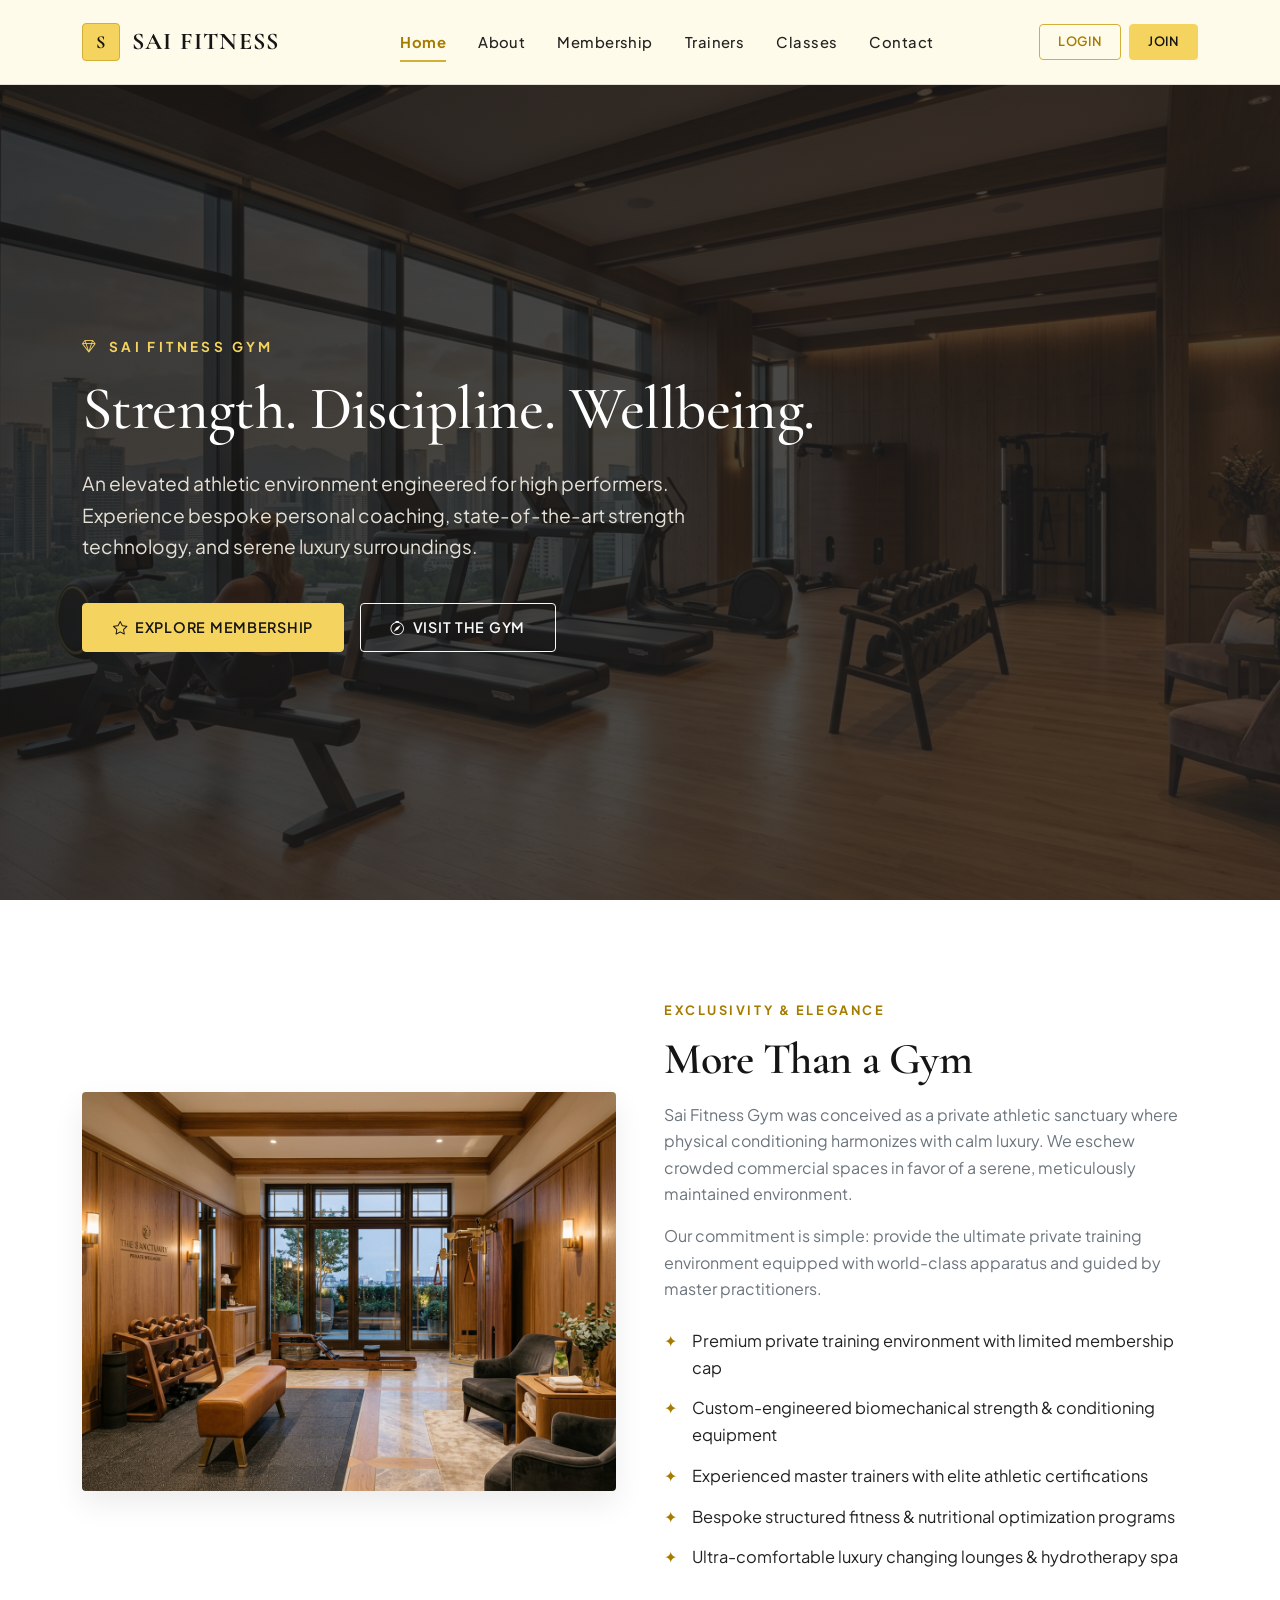
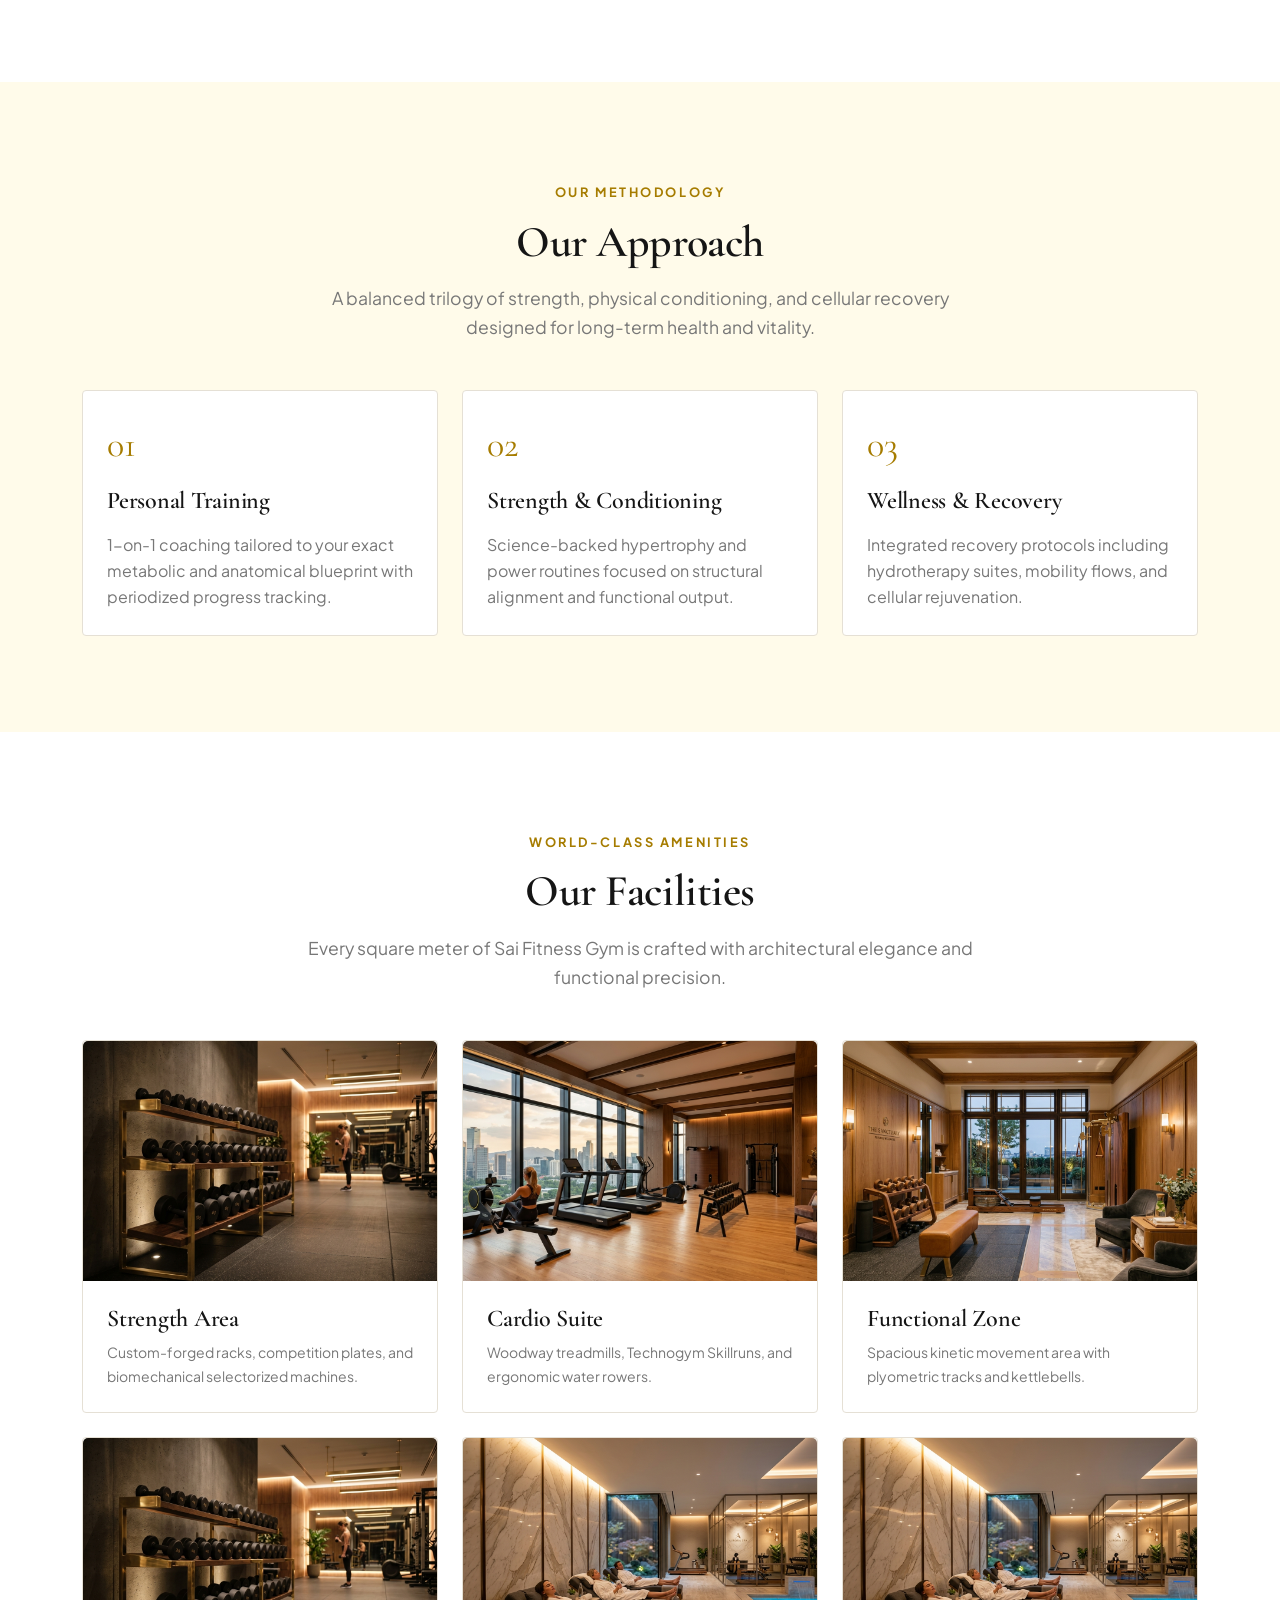
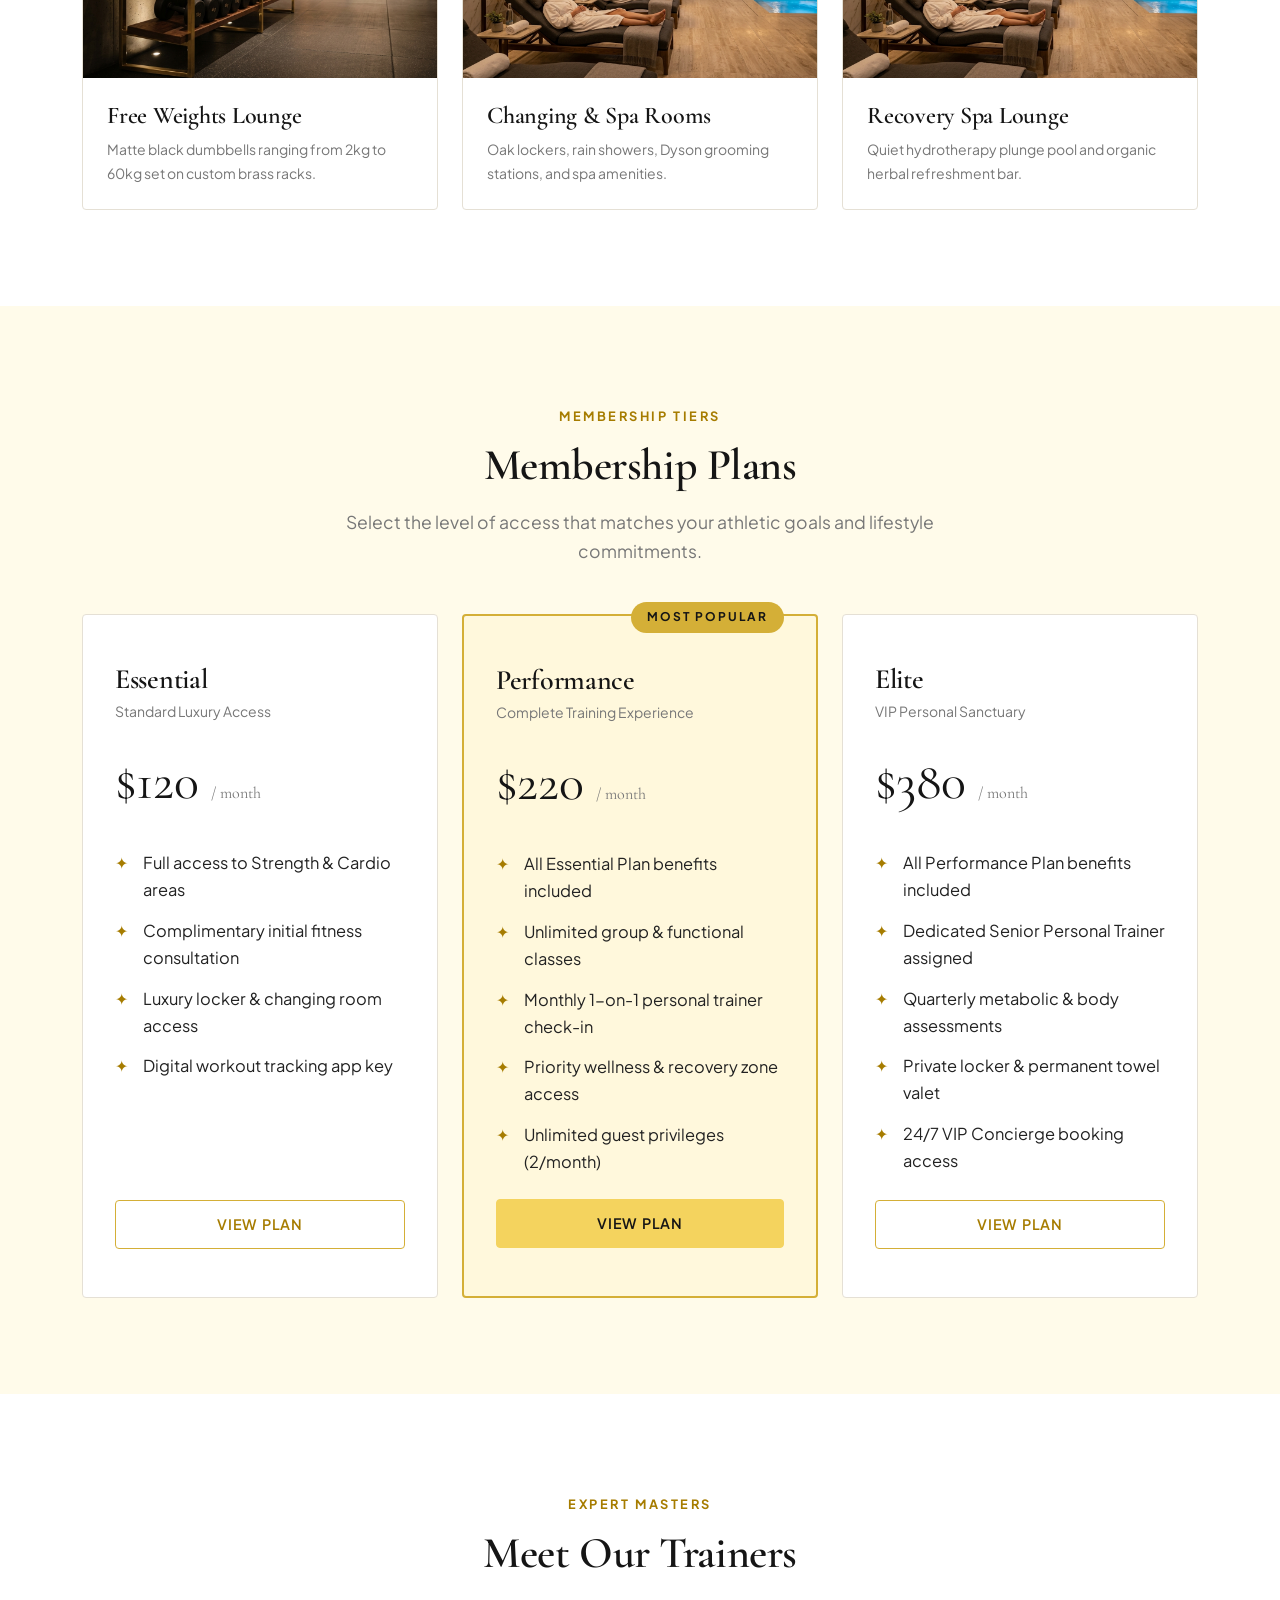
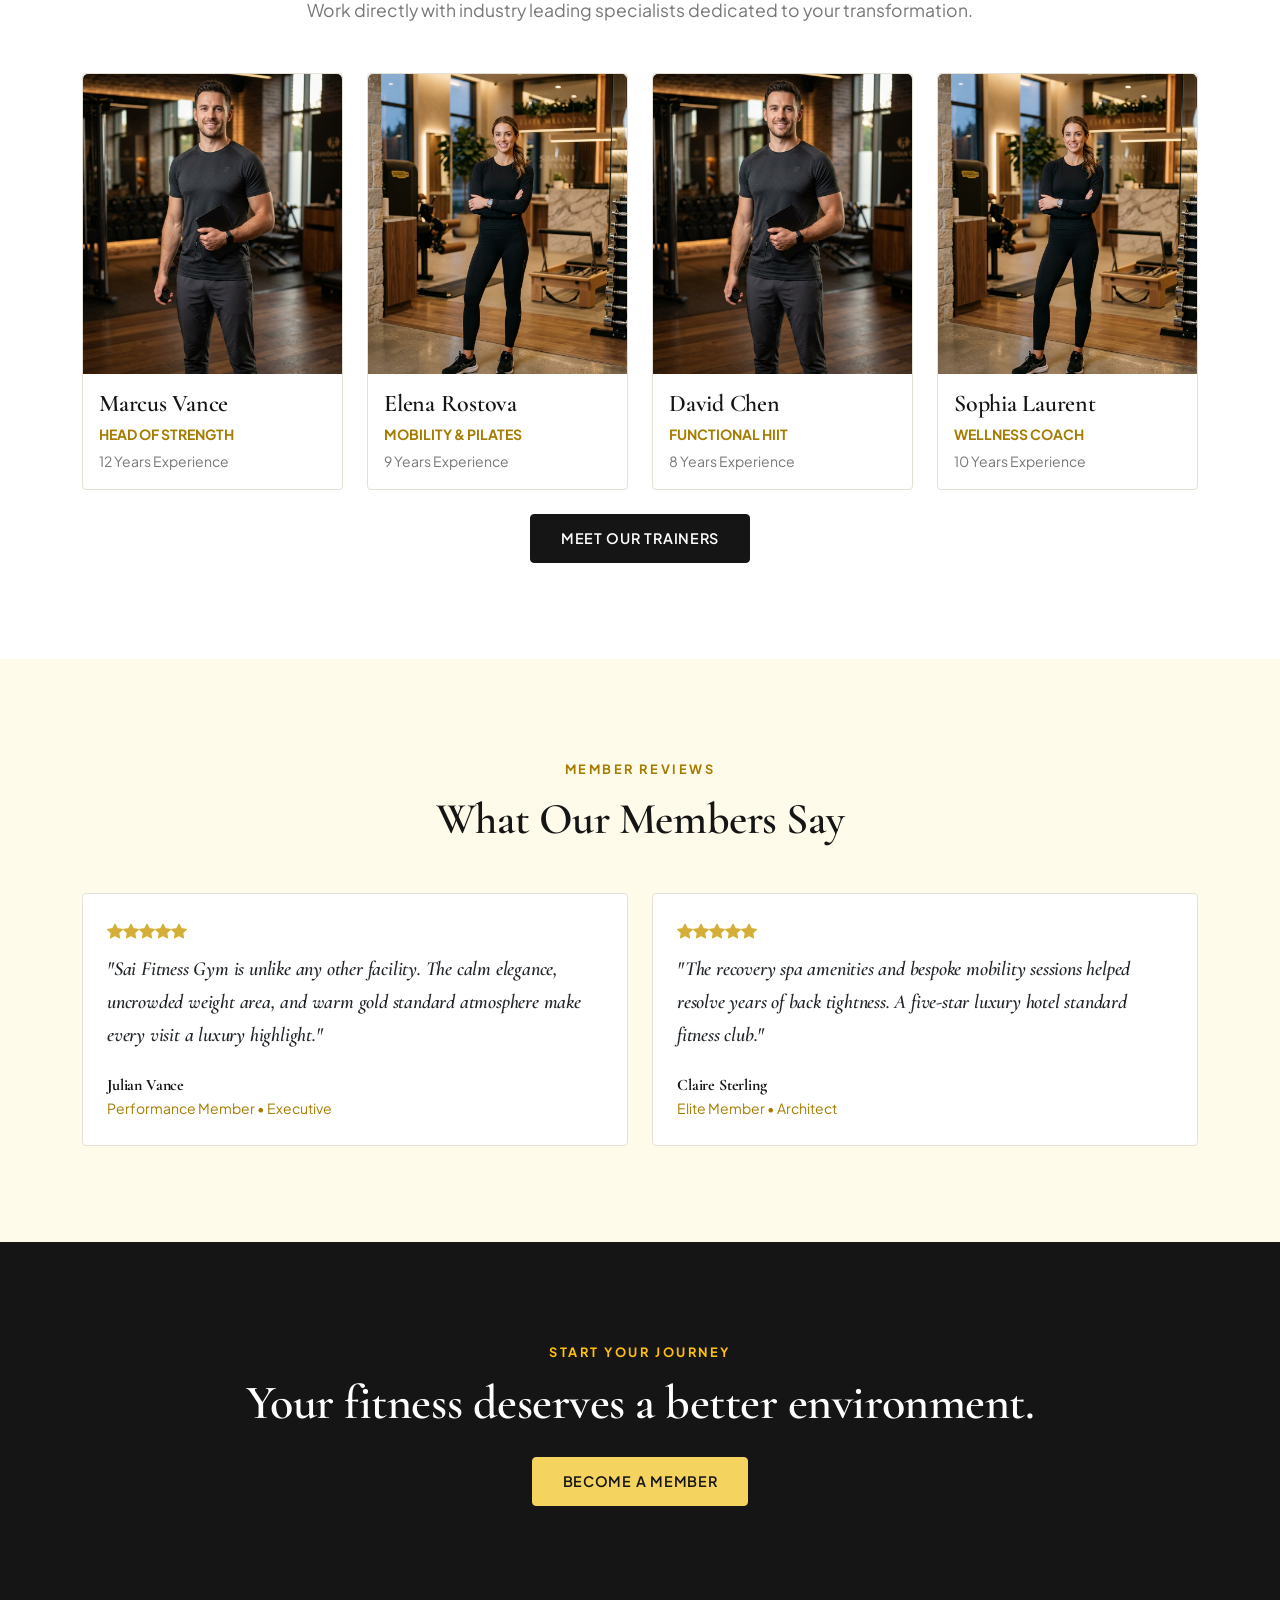
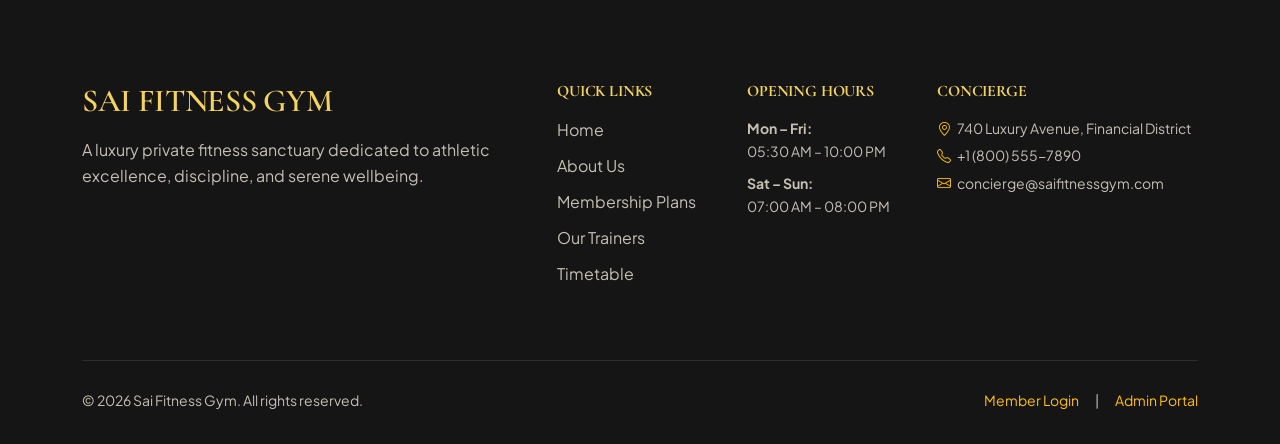
<file: index.html>
<!DOCTYPE html>
<html lang="en">
<head>
    <meta charset="UTF-8">
    <meta name="viewport" content="width=device-width, initial-scale=1.0">
    <title>Sai Fitness Gym | Strength. Discipline. Wellbeing.</title>
    <meta name="description" content="Sai Fitness Gym is an exclusive luxury fitness sanctuary offering world-class personal training, state-of-the-art strength equipment, and holistic wellness recovery.">
    
    <!-- Google Fonts -->
    <link rel="preconnect" href="https://fonts.googleapis.com">
    <link rel="preconnect" href="https://fonts.gstatic.com" crossorigin>
    <link href="https://fonts.googleapis.com/css2?family=Cormorant+Garamond:ital,wght@0,400;0,500;0,600;0,700;1,400&family=Plus+Jakarta+Sans:wght@300;400;500;600;700&display=swap" rel="stylesheet">
    
    <!-- Bootstrap 5 & Bootstrap Icons CSS -->
    <link rel="stylesheet" href="https://cdn.jsdelivr.net/npm/bootstrap@5.3.3/dist/css/bootstrap.min.css">
    <link rel="stylesheet" href="https://cdn.jsdelivr.net/npm/bootstrap-icons@1.11.3/font/bootstrap-icons.min.css">

    <!-- External Custom CSS -->
    <link rel="stylesheet" href="css/style.css">
    <link rel="stylesheet" href="css/components.css">
    <link rel="stylesheet" href="css/responsive.css">

    <!-- External JS -->
    <script src="js/storage.js" defer></script>
    <script src="js/validation.js" defer></script>
    <script src="js/main.js" defer></script>
</head>
<body class="bg-pale-yellow">

    <!-- Header Navigation (Bootstrap 5 Navbar) -->
    <header class="sticky-top">
        <nav class="navbar navbar-expand-lg site-navbar py-0">
            <div class="container">
                <a href="index.html" class="navbar-brand navbar-brand-logo">
                    <span class="brand-emblem-badge">S</span>
                    <span>SAI FITNESS</span>
                </a>

                <button class="navbar-toggler border-0" type="button" data-bs-toggle="collapse" data-bs-target="#saiNavbar" aria-controls="saiNavbar" aria-expanded="false" aria-label="Toggle navigation">
                    <span class="navbar-toggler-icon"></span>
                </button>

                <div class="collapse navbar-collapse" id="saiNavbar">
                    <ul class="navbar-nav mx-auto mb-2 mb-lg-0">
                        <li class="nav-item"><a href="index.html" class="nav-link active">Home</a></li>
                        <li class="nav-item"><a href="about.html" class="nav-link">About</a></li>
                        <li class="nav-item"><a href="membership.html" class="nav-link">Membership</a></li>
                        <li class="nav-item"><a href="trainers.html" class="nav-link">Trainers</a></li>
                        <li class="nav-item"><a href="classes.html" class="nav-link">Classes</a></li>
                        <li class="nav-item"><a href="contact.html" class="nav-link">Contact</a></li>
                    </ul>

                    <div class="d-flex align-items-center gap-2">
                        <a href="login.html" class="btn btn-outline-primary btn-sm">Login</a>
                        <a href="register.html" class="btn btn-primary btn-sm">Join</a>
                    </div>
                </div>
            </div>
        </nav>
    </header>

    <!-- Hero Section -->
    <section class="hero-section">
        <div class="container">
            <div class="row">
                <div class="col-12 col-lg-8">
                    <span class="hero-label"><i class="bi bi-gem me-1"></i> SAI FITNESS GYM</span>
                    <h1 class="hero-title">Strength. Discipline. Wellbeing.</h1>
                    <p class="hero-subtitle">An elevated athletic environment engineered for high performers. Experience bespoke personal coaching, state-of-the-art strength technology, and serene luxury surroundings.</p>
                    <div class="d-flex flex-wrap gap-3">
                        <a href="membership.html" class="btn btn-primary"><i class="bi bi-star me-1"></i> Explore Membership</a>
                        <a href="about.html" class="btn btn-outline-light"><i class="bi bi-compass me-1"></i> Visit the Gym</a>
                    </div>
                </div>
            </div>
        </div>
    </section>

    <!-- Introduction Section -->
    <section class="section-padding bg-white">
        <div class="container">
            <div class="row align-items-center g-5">
                <div class="col-12 col-lg-6">
                    <div class="editorial-image-frame">
                        <img src="assets/images/about.jpg" alt="Sai Fitness Interior" class="img-fluid">
                    </div>
                </div>
                <div class="col-12 col-lg-6">
                    <span class="section-label">EXCLUSIVITY & ELEGANCE</span>
                    <h2 class="section-title">More Than a Gym</h2>
                    <p class="text-secondary">Sai Fitness Gym was conceived as a private athletic sanctuary where physical conditioning harmonizes with calm luxury. We eschew crowded commercial spaces in favor of a serene, meticulously maintained environment.</p>
                    <p class="text-secondary">Our commitment is simple: provide the ultimate private training environment equipped with world-class apparatus and guided by master practitioners.</p>
                    
                    <ul class="bullet-list-luxury mt-4">
                        <li>Premium private training environment with limited membership cap</li>
                        <li>Custom-engineered biomechanical strength & conditioning equipment</li>
                        <li>Experienced master trainers with elite athletic certifications</li>
                        <li>Bespoke structured fitness & nutritional optimization programs</li>
                        <li>Ultra-comfortable luxury changing lounges & hydrotherapy spa</li>
                    </ul>
                </div>
            </div>
        </div>
    </section>

    <!-- Our Approach Section -->
    <section class="section-padding bg-pale-yellow">
        <div class="container">
            <div class="text-center mb-5">
                <span class="section-label">OUR METHODOLOGY</span>
                <h2 class="section-title">Our Approach</h2>
                <p class="section-subtitle">A balanced trilogy of strength, physical conditioning, and cellular recovery designed for long-term health and vitality.</p>
            </div>

            <div class="row g-4">
                <div class="col-12 col-md-4">
                    <div class="card card-luxury p-4 h-100">
                        <div class="approach-num">01</div>
                        <h3 class="font-heading h4 mb-3">Personal Training</h3>
                        <p class="text-brand-muted mb-0">1-on-1 coaching tailored to your exact metabolic and anatomical blueprint with periodized progress tracking.</p>
                    </div>
                </div>

                <div class="col-12 col-md-4">
                    <div class="card card-luxury p-4 h-100">
                        <div class="approach-num">02</div>
                        <h3 class="font-heading h4 mb-3">Strength & Conditioning</h3>
                        <p class="text-brand-muted mb-0">Science-backed hypertrophy and power routines focused on structural alignment and functional output.</p>
                    </div>
                </div>

                <div class="col-12 col-md-4">
                    <div class="card card-luxury p-4 h-100">
                        <div class="approach-num">03</div>
                        <h3 class="font-heading h4 mb-3">Wellness & Recovery</h3>
                        <p class="text-brand-muted mb-0">Integrated recovery protocols including hydrotherapy suites, mobility flows, and cellular rejuvenation.</p>
                    </div>
                </div>
            </div>
        </div>
    </section>

    <!-- Facilities Showcase Section -->
    <section class="section-padding bg-white">
        <div class="container">
            <div class="text-center mb-5">
                <span class="section-label">WORLD-CLASS AMENITIES</span>
                <h2 class="section-title">Our Facilities</h2>
                <p class="section-subtitle">Every square meter of Sai Fitness Gym is crafted with architectural elegance and functional precision.</p>
            </div>

            <div class="row g-4">
                <div class="col-12 col-md-6 col-lg-4">
                    <div class="card card-luxury overflow-hidden h-100">
                        <img src="assets/images/strength.jpg" alt="Strength Area" class="card-img-top facility-card-img">
                        <div class="card-body p-4">
                            <h3 class="font-heading h4 mb-2">Strength Area</h3>
                            <p class="text-brand-muted small mb-0">Custom-forged racks, competition plates, and biomechanical selectorized machines.</p>
                        </div>
                    </div>
                </div>

                <div class="col-12 col-md-6 col-lg-4">
                    <div class="card card-luxury overflow-hidden h-100">
                        <img src="assets/images/hero.jpg" alt="Cardio Suite" class="card-img-top facility-card-img">
                        <div class="card-body p-4">
                            <h3 class="font-heading h4 mb-2">Cardio Suite</h3>
                            <p class="text-brand-muted small mb-0">Woodway treadmills, Technogym Skillruns, and ergonomic water rowers.</p>
                        </div>
                    </div>
                </div>

                <div class="col-12 col-md-6 col-lg-4">
                    <div class="card card-luxury overflow-hidden h-100">
                        <img src="assets/images/about.jpg" alt="Functional Training Zone" class="card-img-top facility-card-img">
                        <div class="card-body p-4">
                            <h3 class="font-heading h4 mb-2">Functional Zone</h3>
                            <p class="text-brand-muted small mb-0">Spacious kinetic movement area with plyometric tracks and kettlebells.</p>
                        </div>
                    </div>
                </div>

                <div class="col-12 col-md-6 col-lg-4">
                    <div class="card card-luxury overflow-hidden h-100">
                        <img src="assets/images/strength.jpg" alt="Free Weights Lounge" class="card-img-top facility-card-img">
                        <div class="card-body p-4">
                            <h3 class="font-heading h4 mb-2">Free Weights Lounge</h3>
                            <p class="text-brand-muted small mb-0">Matte black dumbbells ranging from 2kg to 60kg set on custom brass racks.</p>
                        </div>
                    </div>
                </div>

                <div class="col-12 col-md-6 col-lg-4">
                    <div class="card card-luxury overflow-hidden h-100">
                        <img src="assets/images/wellness.jpg" alt="Luxury Changing Rooms" class="card-img-top facility-card-img">
                        <div class="card-body p-4">
                            <h3 class="font-heading h4 mb-2">Changing & Spa Rooms</h3>
                            <p class="text-brand-muted small mb-0">Oak lockers, rain showers, Dyson grooming stations, and spa amenities.</p>
                        </div>
                    </div>
                </div>

                <div class="col-12 col-md-6 col-lg-4">
                    <div class="card card-luxury overflow-hidden h-100">
                        <img src="assets/images/wellness.jpg" alt="Wellness Recovery Lounge" class="card-img-top facility-card-img">
                        <div class="card-body p-4">
                            <h3 class="font-heading h4 mb-2">Recovery Spa Lounge</h3>
                            <p class="text-brand-muted small mb-0">Quiet hydrotherapy plunge pool and organic herbal refreshment bar.</p>
                        </div>
                    </div>
                </div>
            </div>
        </div>
    </section>

    <!-- Membership Plans Section -->
    <section class="section-padding bg-pale-yellow">
        <div class="container">
            <div class="text-center mb-5">
                <span class="section-label">MEMBERSHIP TIERS</span>
                <h2 class="section-title">Membership Plans</h2>
                <p class="section-subtitle">Select the level of access that matches your athletic goals and lifestyle commitments.</p>
            </div>

            <div class="row g-4 align-items-stretch">
                <div class="col-12 col-lg-4">
                    <div class="plan-card-luxury">
                        <div>
                            <h3 class="font-heading h3 mb-1">Essential</h3>
                            <p class="text-brand-muted small mb-3">Standard Luxury Access</p>
                            <div class="plan-price-amount">$120 <span class="fs-6 text-brand-muted">/ month</span></div>
                            <ul class="bullet-list-luxury my-4">
                                <li>Full access to Strength & Cardio areas</li>
                                <li>Complimentary initial fitness consultation</li>
                                <li>Luxury locker & changing room access</li>
                                <li>Digital workout tracking app key</li>
                            </ul>
                        </div>
                        <a href="membership.html" class="btn btn-outline-primary w-100">View Plan</a>
                    </div>
                </div>

                <div class="col-12 col-lg-4">
                    <div class="plan-card-luxury featured">
                        <span class="plan-badge-gold">Most Popular</span>
                        <div>
                            <h3 class="font-heading h3 mb-1">Performance</h3>
                            <p class="text-brand-muted small mb-3">Complete Training Experience</p>
                            <div class="plan-price-amount">$220 <span class="fs-6 text-brand-muted">/ month</span></div>
                            <ul class="bullet-list-luxury my-4">
                                <li>All Essential Plan benefits included</li>
                                <li>Unlimited group & functional classes</li>
                                <li>Monthly 1-on-1 personal trainer check-in</li>
                                <li>Priority wellness & recovery zone access</li>
                                <li>Unlimited guest privileges (2/month)</li>
                            </ul>
                        </div>
                        <a href="membership.html" class="btn btn-primary w-100">View Plan</a>
                    </div>
                </div>

                <div class="col-12 col-lg-4">
                    <div class="plan-card-luxury">
                        <div>
                            <h3 class="font-heading h3 mb-1">Elite</h3>
                            <p class="text-brand-muted small mb-3">VIP Personal Sanctuary</p>
                            <div class="plan-price-amount">$380 <span class="fs-6 text-brand-muted">/ month</span></div>
                            <ul class="bullet-list-luxury my-4">
                                <li>All Performance Plan benefits included</li>
                                <li>Dedicated Senior Personal Trainer assigned</li>
                                <li>Quarterly metabolic & body assessments</li>
                                <li>Private locker & permanent towel valet</li>
                                <li>24/7 VIP Concierge booking access</li>
                            </ul>
                        </div>
                        <a href="membership.html" class="btn btn-outline-primary w-100">View Plan</a>
                    </div>
                </div>
            </div>
        </div>
    </section>

    <!-- Trainers Preview Section -->
    <section class="section-padding bg-white">
        <div class="container">
            <div class="text-center mb-5">
                <span class="section-label">EXPERT MASTERS</span>
                <h2 class="section-title">Meet Our Trainers</h2>
                <p class="section-subtitle">Work directly with industry leading specialists dedicated to your transformation.</p>
            </div>

            <div class="row g-4 mb-4">
                <div class="col-12 col-sm-6 col-lg-3">
                    <div class="card card-luxury overflow-hidden h-100">
                        <img src="assets/images/trainer1.jpg" alt="Marcus Vance" class="card-img-top trainer-card-img">
                        <div class="card-body p-3">
                            <h3 class="font-heading h4 mb-1">Marcus Vance</h3>
                            <p class="text-gold-dark fw-bold small text-uppercase mb-1">Head of Strength</p>
                            <p class="text-brand-muted small mb-0">12 Years Experience</p>
                        </div>
                    </div>
                </div>

                <div class="col-12 col-sm-6 col-lg-3">
                    <div class="card card-luxury overflow-hidden h-100">
                        <img src="assets/images/trainer2.jpg" alt="Elena Rostova" class="card-img-top trainer-card-img">
                        <div class="card-body p-3">
                            <h3 class="font-heading h4 mb-1">Elena Rostova</h3>
                            <p class="text-gold-dark fw-bold small text-uppercase mb-1">Mobility & Pilates</p>
                            <p class="text-brand-muted small mb-0">9 Years Experience</p>
                        </div>
                    </div>
                </div>

                <div class="col-12 col-sm-6 col-lg-3">
                    <div class="card card-luxury overflow-hidden h-100">
                        <img src="assets/images/trainer1.jpg" alt="David Chen" class="card-img-top trainer-card-img">
                        <div class="card-body p-3">
                            <h3 class="font-heading h4 mb-1">David Chen</h3>
                            <p class="text-gold-dark fw-bold small text-uppercase mb-1">Functional HIIT</p>
                            <p class="text-brand-muted small mb-0">8 Years Experience</p>
                        </div>
                    </div>
                </div>

                <div class="col-12 col-sm-6 col-lg-3">
                    <div class="card card-luxury overflow-hidden h-100">
                        <img src="assets/images/trainer2.jpg" alt="Sophia Laurent" class="card-img-top trainer-card-img">
                        <div class="card-body p-3">
                            <h3 class="font-heading h4 mb-1">Sophia Laurent</h3>
                            <p class="text-gold-dark fw-bold small text-uppercase mb-1">Wellness Coach</p>
                            <p class="text-brand-muted small mb-0">10 Years Experience</p>
                        </div>
                    </div>
                </div>
            </div>

            <div class="text-center">
                <a href="trainers.html" class="btn btn-dark">Meet Our Trainers</a>
            </div>
        </div>
    </section>

    <!-- Testimonials Section -->
    <section class="section-padding bg-pale-yellow">
        <div class="container">
            <div class="text-center mb-5">
                <span class="section-label">MEMBER REVIEWS</span>
                <h2 class="section-title">What Our Members Say</h2>
            </div>

            <div class="row g-4">
                <div class="col-12 col-md-6">
                    <div class="card card-luxury p-4 h-100">
                        <div class="text-gold mb-2">
                            <i class="bi bi-star-fill"></i><i class="bi bi-star-fill"></i><i class="bi bi-star-fill"></i><i class="bi bi-star-fill"></i><i class="bi bi-star-fill"></i>
                        </div>
                        <p class="font-heading fs-5 text-dark fst-italic mb-4">"Sai Fitness Gym is unlike any other facility. The calm elegance, uncrowded weight area, and warm gold standard atmosphere make every visit a luxury highlight."</p>
                        <div class="mt-auto">
                            <h4 class="h6 mb-0 font-heading fw-bold">Julian Vance</h4>
                            <span class="text-gold-dark small">Performance Member &bull; Executive</span>
                        </div>
                    </div>
                </div>

                <div class="col-12 col-md-6">
                    <div class="card card-luxury p-4 h-100">
                        <div class="text-gold mb-2">
                            <i class="bi bi-star-fill"></i><i class="bi bi-star-fill"></i><i class="bi bi-star-fill"></i><i class="bi bi-star-fill"></i><i class="bi bi-star-fill"></i>
                        </div>
                        <p class="font-heading fs-5 text-dark fst-italic mb-4">"The recovery spa amenities and bespoke mobility sessions helped resolve years of back tightness. A five-star luxury hotel standard fitness club."</p>
                        <div class="mt-auto">
                            <h4 class="h6 mb-0 font-heading fw-bold">Claire Sterling</h4>
                            <span class="text-gold-dark small">Elite Member &bull; Architect</span>
                        </div>
                    </div>
                </div>
            </div>
        </div>
    </section>

    <!-- Final Call To Action -->
    <section class="section-padding bg-soft-black text-center text-white">
        <div class="container">
            <span class="section-label text-warning">START YOUR JOURNEY</span>
            <h2 class="text-white display-5 font-heading mb-4">Your fitness deserves a better environment.</h2>
            <a href="register.html" class="btn btn-primary btn-lg">Become a Member</a>
        </div>
    </section>

    <!-- Footer -->
    <footer class="site-footer">
        <div class="container">
            <div class="row g-4">
                <div class="col-12 col-lg-5">
                    <h3 class="font-heading h2 mb-3">SAI FITNESS GYM</h3>
                    <p class="pe-lg-4">A luxury private fitness sanctuary dedicated to athletic excellence, discipline, and serene wellbeing.</p>
                </div>

                <div class="col-12 col-sm-6 col-lg-2">
                    <h4 class="h6 text-uppercase fw-bold mb-3">Quick Links</h4>
                    <ul class="footer-link-list">
                        <li><a href="index.html">Home</a></li>
                        <li><a href="about.html">About Us</a></li>
                        <li><a href="membership.html">Membership Plans</a></li>
                        <li><a href="trainers.html">Our Trainers</a></li>
                        <li><a href="classes.html">Timetable</a></li>
                    </ul>
                </div>

                <div class="col-12 col-sm-6 col-lg-2">
                    <h4 class="h6 text-uppercase fw-bold mb-3">Opening Hours</h4>
                    <p class="small mb-2"><strong>Mon – Fri:</strong><br>05:30 AM – 10:00 PM</p>
                    <p class="small"><strong>Sat – Sun:</strong><br>07:00 AM – 08:00 PM</p>
                </div>

                <div class="col-12 col-lg-3">
                    <h4 class="h6 text-uppercase fw-bold mb-3">Concierge</h4>
                    <p class="small mb-1"><i class="bi bi-geo-alt me-1 text-warning"></i> 740 Luxury Avenue, Financial District</p>
                    <p class="small mb-1"><i class="bi bi-telephone me-1 text-warning"></i> +1 (800) 555-7890</p>
                    <p class="small"><i class="bi bi-envelope me-1 text-warning"></i> concierge@saifitnessgym.com</p>
                </div>
            </div>

            <div class="footer-divider d-flex flex-column flex-md-row justify-content-between align-items-center gap-3">
                <p class="small mb-0">&copy; 2026 Sai Fitness Gym. All rights reserved.</p>
                <div class="d-flex gap-3 small">
                    <a href="login.html" class="text-warning">Member Login</a>
                    <span>|</span>
                    <a href="admin-login.html" class="text-warning">Admin Portal</a>
                </div>
            </div>
        </div>
    </footer>

    <!-- Bootstrap 5 JS Bundle -->
    <script src="https://cdn.jsdelivr.net/npm/bootstrap@5.3.3/dist/js/bootstrap.bundle.min.js"></script>
</body>
</html>
</file>
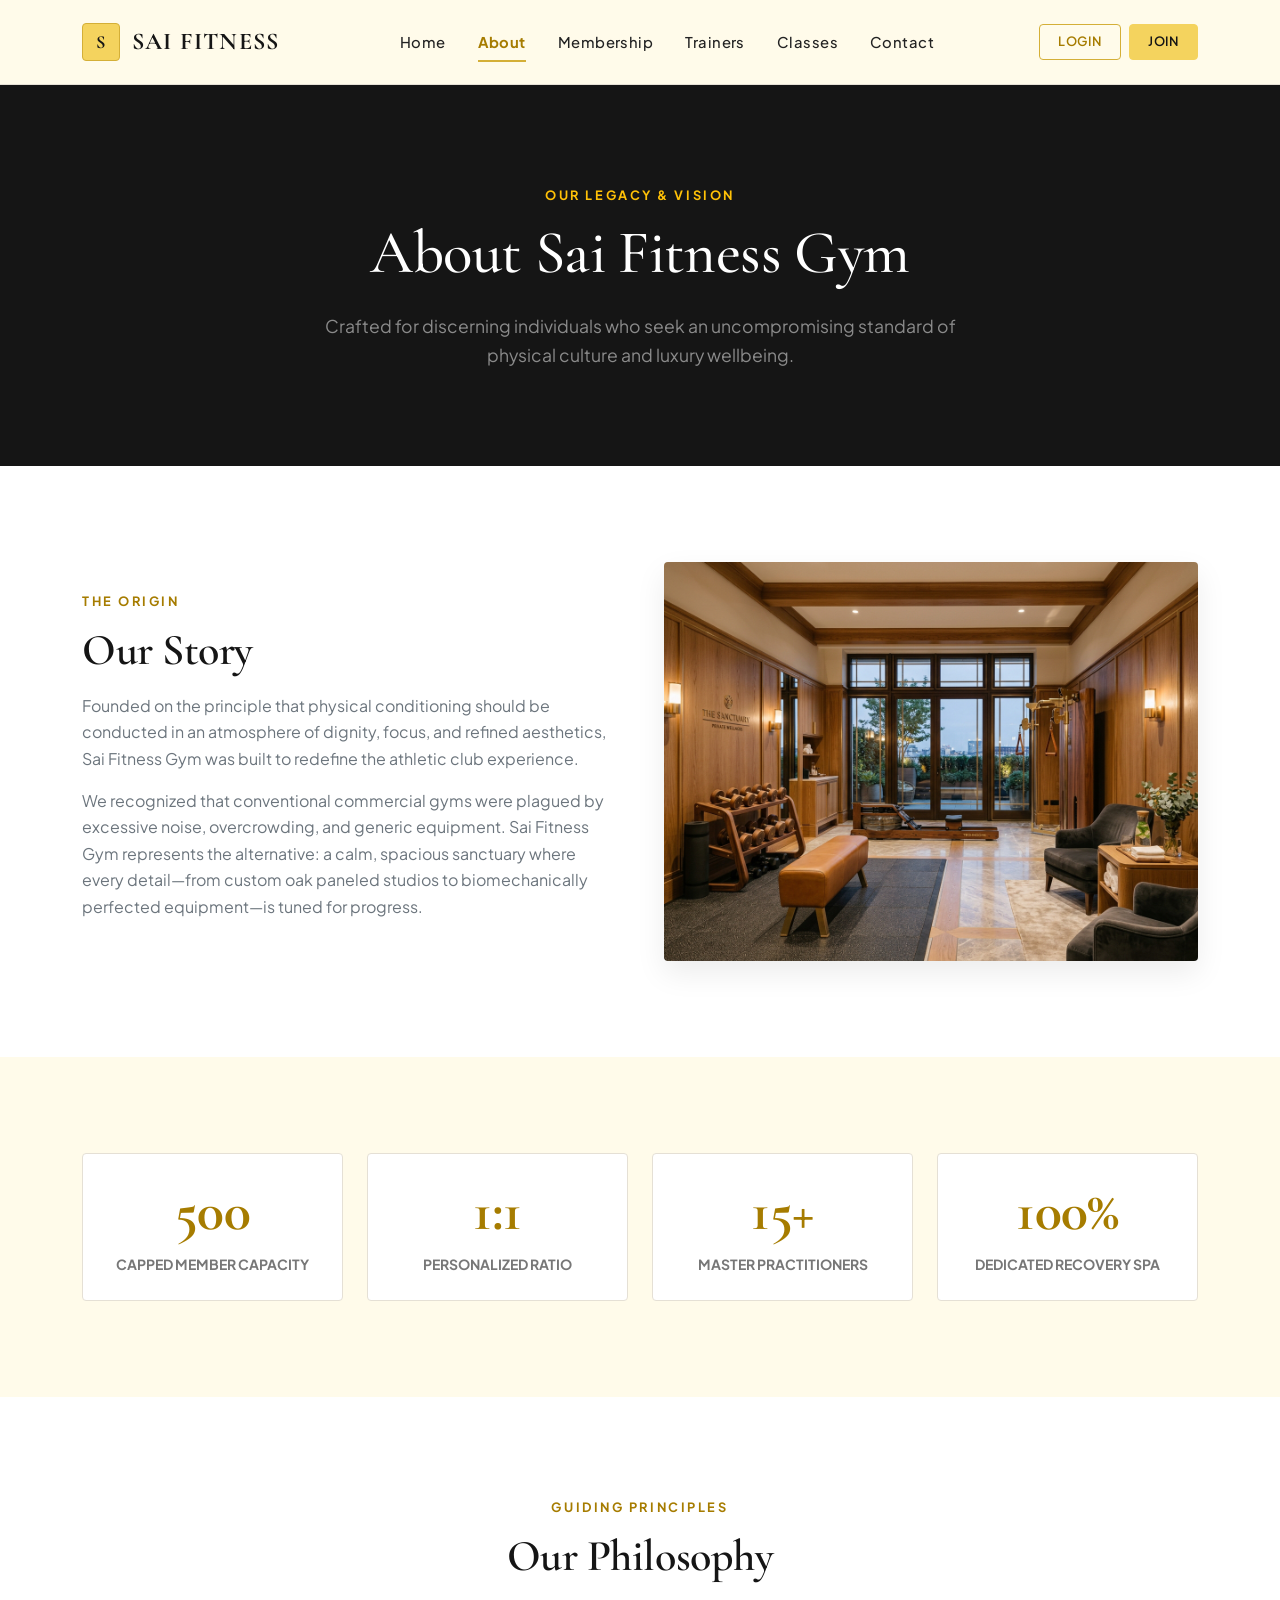
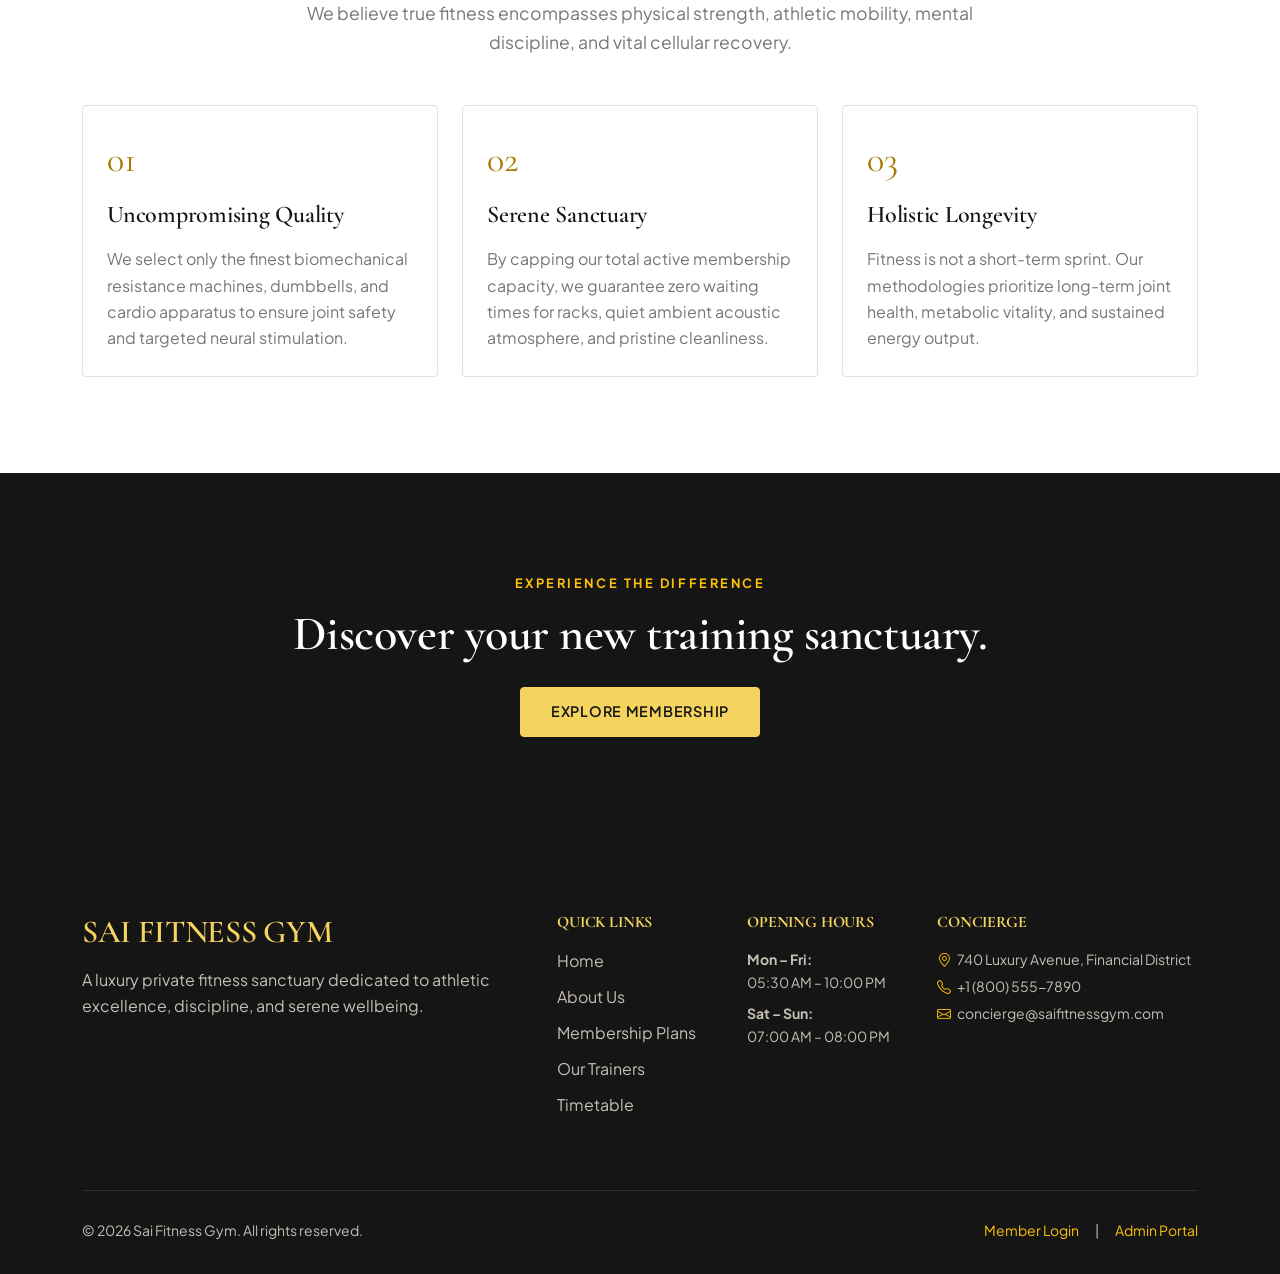
<file: about.html>
<!DOCTYPE html>
<html lang="en">
<head>
    <meta charset="UTF-8">
    <meta name="viewport" content="width=device-width, initial-scale=1.0">
    <title>About Us | Sai Fitness Gym</title>
    <meta name="description" content="Learn about Sai Fitness Gym's philosophy, luxury private environment, master trainers, and custom athletic facilities.">
    
    <link rel="preconnect" href="https://fonts.googleapis.com">
    <link rel="preconnect" href="https://fonts.gstatic.com" crossorigin>
    <link href="https://fonts.googleapis.com/css2?family=Cormorant+Garamond:ital,wght@0,400;0,500;0,600;0,700;1,400&family=Plus+Jakarta+Sans:wght@300;400;500;600;700&display=swap" rel="stylesheet">
    
    <link rel="stylesheet" href="https://cdn.jsdelivr.net/npm/bootstrap@5.3.3/dist/css/bootstrap.min.css">
    <link rel="stylesheet" href="https://cdn.jsdelivr.net/npm/bootstrap-icons@1.11.3/font/bootstrap-icons.min.css">

    <link rel="stylesheet" href="css/style.css">
    <link rel="stylesheet" href="css/components.css">
    <link rel="stylesheet" href="css/responsive.css">

    <script src="js/storage.js" defer></script>
    <script src="js/validation.js" defer></script>
    <script src="js/main.js" defer></script>
</head>
<body class="bg-pale-yellow">

    <!-- Header Navigation -->
    <header class="sticky-top">
        <nav class="navbar navbar-expand-lg site-navbar py-0">
            <div class="container">
                <a href="index.html" class="navbar-brand navbar-brand-logo">
                    <span class="brand-emblem-badge">S</span>
                    <span>SAI FITNESS</span>
                </a>

                <button class="navbar-toggler border-0" type="button" data-bs-toggle="collapse" data-bs-target="#saiNavbar" aria-controls="saiNavbar" aria-expanded="false" aria-label="Toggle navigation">
                    <span class="navbar-toggler-icon"></span>
                </button>

                <div class="collapse navbar-collapse" id="saiNavbar">
                    <ul class="navbar-nav mx-auto mb-2 mb-lg-0">
                        <li class="nav-item"><a href="index.html" class="nav-link">Home</a></li>
                        <li class="nav-item"><a href="about.html" class="nav-link active">About</a></li>
                        <li class="nav-item"><a href="membership.html" class="nav-link">Membership</a></li>
                        <li class="nav-item"><a href="trainers.html" class="nav-link">Trainers</a></li>
                        <li class="nav-item"><a href="classes.html" class="nav-link">Classes</a></li>
                        <li class="nav-item"><a href="contact.html" class="nav-link">Contact</a></li>
                    </ul>

                    <div class="d-flex align-items-center gap-2">
                        <a href="login.html" class="btn btn-outline-primary btn-sm">Login</a>
                        <a href="register.html" class="btn btn-primary btn-sm">Join</a>
                    </div>
                </div>
            </div>
        </nav>
    </header>

    <!-- Page Title Header -->
    <section class="section-padding bg-soft-black text-center text-white">
        <div class="container">
            <span class="section-label text-warning">OUR LEGACY & VISION</span>
            <h1 class="hero-title">About Sai Fitness Gym</h1>
            <p class="section-subtitle text-white-50">Crafted for discerning individuals who seek an uncompromising standard of physical culture and luxury wellbeing.</p>
        </div>
    </section>

    <!-- Our Story Section -->
    <section class="section-padding bg-white">
        <div class="container">
            <div class="row align-items-center g-5">
                <div class="col-12 col-lg-6">
                    <span class="section-label">THE ORIGIN</span>
                    <h2 class="section-title">Our Story</h2>
                    <p class="text-secondary">Founded on the principle that physical conditioning should be conducted in an atmosphere of dignity, focus, and refined aesthetics, Sai Fitness Gym was built to redefine the athletic club experience.</p>
                    <p class="text-secondary">We recognized that conventional commercial gyms were plagued by excessive noise, overcrowding, and generic equipment. Sai Fitness Gym represents the alternative: a calm, spacious sanctuary where every detail—from custom oak paneled studios to biomechanically perfected equipment—is tuned for progress.</p>
                </div>

                <div class="col-12 col-lg-6">
                    <div class="editorial-image-frame">
                        <img src="assets/images/about.jpg" alt="Sai Fitness Interior" class="img-fluid">
                    </div>
                </div>
            </div>
        </div>
    </section>

    <!-- Statistics Cards -->
    <section class="section-padding bg-pale-yellow">
        <div class="container text-center">
            <div class="row g-4">
                <div class="col-12 col-sm-6 col-lg-3">
                    <div class="card card-luxury p-4 h-100">
                        <div class="font-heading display-4 fw-bold text-gold-dark">500</div>
                        <div class="text-uppercase small fw-bold text-brand-muted mt-2">Capped Member Capacity</div>
                    </div>
                </div>

                <div class="col-12 col-sm-6 col-lg-3">
                    <div class="card card-luxury p-4 h-100">
                        <div class="font-heading display-4 fw-bold text-gold-dark">1:1</div>
                        <div class="text-uppercase small fw-bold text-brand-muted mt-2">Personalized Ratio</div>
                    </div>
                </div>

                <div class="col-12 col-sm-6 col-lg-3">
                    <div class="card card-luxury p-4 h-100">
                        <div class="font-heading display-4 fw-bold text-gold-dark">15+</div>
                        <div class="text-uppercase small fw-bold text-brand-muted mt-2">Master Practitioners</div>
                    </div>
                </div>

                <div class="col-12 col-sm-6 col-lg-3">
                    <div class="card card-luxury p-4 h-100">
                        <div class="font-heading display-4 fw-bold text-gold-dark">100%</div>
                        <div class="text-uppercase small fw-bold text-brand-muted mt-2">Dedicated Recovery Spa</div>
                    </div>
                </div>
            </div>
        </div>
    </section>

    <!-- Our Philosophy -->
    <section class="section-padding bg-white">
        <div class="container">
            <div class="text-center mb-5">
                <span class="section-label">GUIDING PRINCIPLES</span>
                <h2 class="section-title">Our Philosophy</h2>
                <p class="section-subtitle">We believe true fitness encompasses physical strength, athletic mobility, mental discipline, and vital cellular recovery.</p>
            </div>

            <div class="row g-4">
                <div class="col-12 col-md-4">
                    <div class="card card-luxury p-4 h-100">
                        <div class="approach-num">01</div>
                        <h3 class="font-heading h4 mb-3">Uncompromising Quality</h3>
                        <p class="text-brand-muted mb-0">We select only the finest biomechanical resistance machines, dumbbells, and cardio apparatus to ensure joint safety and targeted neural stimulation.</p>
                    </div>
                </div>

                <div class="col-12 col-md-4">
                    <div class="card card-luxury p-4 h-100">
                        <div class="approach-num">02</div>
                        <h3 class="font-heading h4 mb-3">Serene Sanctuary</h3>
                        <p class="text-brand-muted mb-0">By capping our total active membership capacity, we guarantee zero waiting times for racks, quiet ambient acoustic atmosphere, and pristine cleanliness.</p>
                    </div>
                </div>

                <div class="col-12 col-md-4">
                    <div class="card card-luxury p-4 h-100">
                        <div class="approach-num">03</div>
                        <h3 class="font-heading h4 mb-3">Holistic Longevity</h3>
                        <p class="text-brand-muted mb-0">Fitness is not a short-term sprint. Our methodologies prioritize long-term joint health, metabolic vitality, and sustained energy output.</p>
                    </div>
                </div>
            </div>
        </div>
    </section>

    <!-- Final CTA -->
    <section class="section-padding bg-soft-black text-center text-white">
        <div class="container">
            <span class="section-label text-warning">EXPERIENCE THE DIFFERENCE</span>
            <h2 class="text-white display-5 font-heading mb-4">Discover your new training sanctuary.</h2>
            <a href="register.html" class="btn btn-primary btn-lg">Explore Membership</a>
        </div>
    </section>

    <!-- Footer -->
    <footer class="site-footer">
        <div class="container">
            <div class="row g-4">
                <div class="col-12 col-lg-5">
                    <h3 class="font-heading h2 mb-3">SAI FITNESS GYM</h3>
                    <p class="pe-lg-4">A luxury private fitness sanctuary dedicated to athletic excellence, discipline, and serene wellbeing.</p>
                </div>

                <div class="col-12 col-sm-6 col-lg-2">
                    <h4 class="h6 text-uppercase fw-bold mb-3">Quick Links</h4>
                    <ul class="footer-link-list">
                        <li><a href="index.html">Home</a></li>
                        <li><a href="about.html">About Us</a></li>
                        <li><a href="membership.html">Membership Plans</a></li>
                        <li><a href="trainers.html">Our Trainers</a></li>
                        <li><a href="classes.html">Timetable</a></li>
                    </ul>
                </div>

                <div class="col-12 col-sm-6 col-lg-2">
                    <h4 class="h6 text-uppercase fw-bold mb-3">Opening Hours</h4>
                    <p class="small mb-2"><strong>Mon – Fri:</strong><br>05:30 AM – 10:00 PM</p>
                    <p class="small"><strong>Sat – Sun:</strong><br>07:00 AM – 08:00 PM</p>
                </div>

                <div class="col-12 col-lg-3">
                    <h4 class="h6 text-uppercase fw-bold mb-3">Concierge</h4>
                    <p class="small mb-1"><i class="bi bi-geo-alt me-1 text-warning"></i> 740 Luxury Avenue, Financial District</p>
                    <p class="small mb-1"><i class="bi bi-telephone me-1 text-warning"></i> +1 (800) 555-7890</p>
                    <p class="small"><i class="bi bi-envelope me-1 text-warning"></i> concierge@saifitnessgym.com</p>
                </div>
            </div>

            <div class="footer-divider d-flex flex-column flex-md-row justify-content-between align-items-center gap-3">
                <p class="small mb-0">&copy; 2026 Sai Fitness Gym. All rights reserved.</p>
                <div class="d-flex gap-3 small">
                    <a href="login.html" class="text-warning">Member Login</a>
                    <span>|</span>
                    <a href="admin-login.html" class="text-warning">Admin Portal</a>
                </div>
            </div>
        </div>
    </footer>

    <script src="https://cdn.jsdelivr.net/npm/bootstrap@5.3.3/dist/js/bootstrap.bundle.min.js"></script>
</body>
</html>
</file>
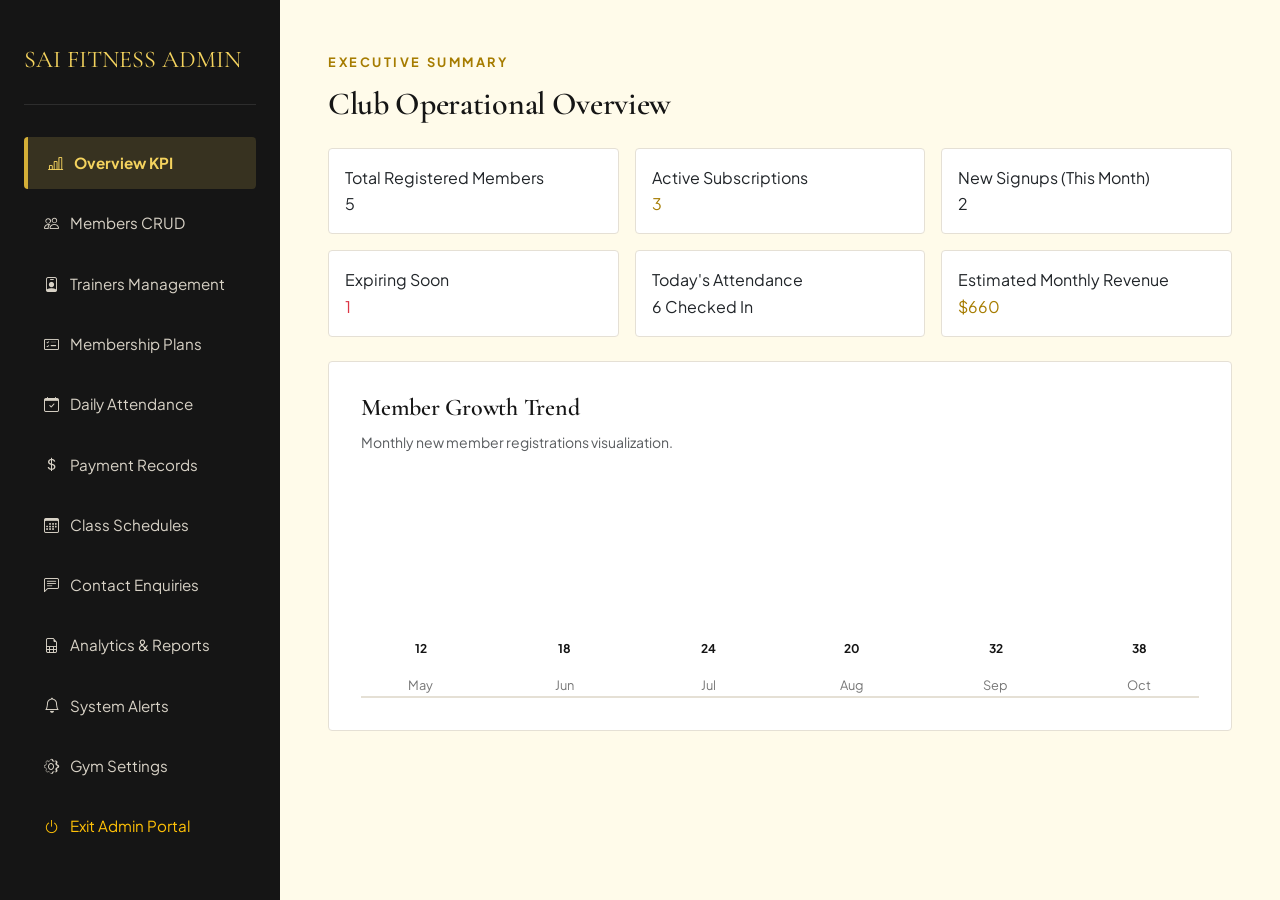
<file: admin-dashboard.html>
<!DOCTYPE html>
<html lang="en">
<head>
    <meta charset="UTF-8">
    <meta name="viewport" content="width=device-width, initial-scale=1.0">
    <title>Executive Admin Dashboard | Sai Fitness Gym</title>
    
    <link rel="preconnect" href="https://fonts.googleapis.com">
    <link rel="preconnect" href="https://fonts.gstatic.com" crossorigin>
    <link href="https://fonts.googleapis.com/css2?family=Cormorant+Garamond:ital,wght@0,400;0,500;0,600;0,700;1,400&family=Plus+Jakarta+Sans:wght@300;400;500;600;700&display=swap" rel="stylesheet">
    
    <link rel="stylesheet" href="https://cdn.jsdelivr.net/npm/bootstrap@5.3.3/dist/css/bootstrap.min.css">
    <link rel="stylesheet" href="https://cdn.jsdelivr.net/npm/bootstrap-icons@1.11.3/font/bootstrap-icons.min.css">

    <link rel="stylesheet" href="css/style.css">
    <link rel="stylesheet" href="css/components.css">
    <link rel="stylesheet" href="css/admin.css">
    <link rel="stylesheet" href="css/responsive.css">

    <script src="js/storage.js" defer></script>
    <script src="js/validation.js" defer></script>
    <script src="js/auth.js" defer></script>
    <script src="js/main.js" defer></script>
    <script src="js/admin.js" defer></script>
</head>
<body class="bg-pale-yellow">

    <div class="admin-layout">
        
        <!-- Admin Sidebar -->
        <aside class="admin-sidebar">
            <div class="admin-brand">
                SAI FITNESS ADMIN
            </div>

            <ul class="admin-nav">
                <li class="admin-nav-item active" data-section="overview"><i class="bi bi-bar-chart-line me-2"></i> Overview KPI</li>
                <li class="admin-nav-item" data-section="members"><i class="bi bi-people me-2"></i> Members CRUD</li>
                <li class="admin-nav-item" data-section="trainers"><i class="bi bi-person-badge me-2"></i> Trainers Management</li>
                <li class="admin-nav-item" data-section="memberships"><i class="bi bi-card-checklist me-2"></i> Membership Plans</li>
                <li class="admin-nav-item" data-section="attendance"><i class="bi bi-calendar-check me-2"></i> Daily Attendance</li>
                <li class="admin-nav-item" data-section="payments"><i class="bi bi-currency-dollar me-2"></i> Payment Records</li>
                <li class="admin-nav-item" data-section="classes"><i class="bi bi-calendar3 me-2"></i> Class Schedules</li>
                <li class="admin-nav-item" data-section="enquiries"><i class="bi bi-chat-left-text me-2"></i> Contact Enquiries</li>
                <li class="admin-nav-item" data-section="reports"><i class="bi bi-file-earmark-spreadsheet me-2"></i> Analytics & Reports</li>
                <li class="admin-nav-item" data-section="notifications"><i class="bi bi-bell me-2"></i> System Alerts</li>
                <li class="admin-nav-item" data-section="settings"><i class="bi bi-gear me-2"></i> Gym Settings</li>
                <li class="admin-nav-item text-warning" data-section="logout"><i class="bi bi-power me-2"></i> Exit Admin Portal</li>
            </ul>
        </aside>

        <!-- Admin Main Content Area -->
        <main class="admin-main">
            
            <!-- SECTION 1: OVERVIEW KPI -->
            <section id="admin-section-overview" class="admin-section active">
                <div class="mb-4">
                    <span class="section-label">EXECUTIVE SUMMARY</span>
                    <h2 class="font-heading h2">Club Operational Overview</h2>
                </div>

                <div class="row g-3 mb-4">
                    <div class="col-12 col-sm-6 col-lg-4">
                        <div class="card card-luxury p-3">
                            <div class="stat-label-muted">Total Registered Members</div>
                            <div class="stat-val-serif" id="kpi-total-members">5</div>
                        </div>
                    </div>
                    <div class="col-12 col-sm-6 col-lg-4">
                        <div class="card card-luxury p-3">
                            <div class="stat-label-muted">Active Subscriptions</div>
                            <div class="stat-val-serif text-gold-dark" id="kpi-active-members">4</div>
                        </div>
                    </div>
                    <div class="col-12 col-sm-6 col-lg-4">
                        <div class="card card-luxury p-3">
                            <div class="stat-label-muted">New Signups (This Month)</div>
                            <div class="stat-val-serif" id="kpi-new-members">3</div>
                        </div>
                    </div>
                    <div class="col-12 col-sm-6 col-lg-4">
                        <div class="card card-luxury p-3">
                            <div class="stat-label-muted">Expiring Soon</div>
                            <div class="stat-val-serif text-danger" id="kpi-expiring">1</div>
                        </div>
                    </div>
                    <div class="col-12 col-sm-6 col-lg-4">
                        <div class="card card-luxury p-3">
                            <div class="stat-label-muted">Today's Attendance</div>
                            <div class="stat-val-serif" id="kpi-today-attendance">6 Checked In</div>
                        </div>
                    </div>
                    <div class="col-12 col-sm-6 col-lg-4">
                        <div class="card card-luxury p-3">
                            <div class="stat-label-muted">Estimated Monthly Revenue</div>
                            <div class="stat-val-serif text-gold-dark" id="kpi-monthly-revenue">$1,100</div>
                        </div>
                    </div>
                </div>

                <div class="chart-card-luxury">
                    <h3 class="font-heading h4 mb-2">Member Growth Trend</h3>
                    <p class="small text-muted mb-4">Monthly new member registrations visualization.</p>

                    <div class="css-bar-chart">
                        <div class="bar-item">
                            <div class="bar-fill chart-bar-40" data-val="12"></div>
                            <span class="bar-label">May</span>
                        </div>
                        <div class="bar-item">
                            <div class="bar-fill chart-bar-55" data-val="18"></div>
                            <span class="bar-label">Jun</span>
                        </div>
                        <div class="bar-item">
                            <div class="bar-fill chart-bar-70" data-val="24"></div>
                            <span class="bar-label">Jul</span>
                        </div>
                        <div class="bar-item">
                            <div class="bar-fill chart-bar-60" data-val="20"></div>
                            <span class="bar-label">Aug</span>
                        </div>
                        <div class="bar-item">
                            <div class="bar-fill chart-bar-85" data-val="32"></div>
                            <span class="bar-label">Sep</span>
                        </div>
                        <div class="bar-item">
                            <div class="bar-fill chart-bar-95" data-val="38"></div>
                            <span class="bar-label">Oct</span>
                        </div>
                    </div>
                </div>
            </section>

            <!-- SECTION 2: MEMBERS CRUD -->
            <section id="admin-section-members" class="admin-section">
                <div class="mb-4">
                    <span class="section-label">DIRECTORY & CRUD</span>
                    <h2 class="font-heading h2">Manage Gym Members</h2>
                </div>

                <div class="card card-luxury p-3 mb-4">
                    <div class="row g-3 align-items-center">
                        <div class="col-12 col-md-6 col-lg-7">
                            <input type="text" id="admin-member-search" class="form-control" placeholder="Search by name, email, or ID...">
                        </div>
                        <div class="col-12 col-md-3 col-lg-3">
                            <select id="admin-member-filter-status" class="form-select">
                                <option value="all">All Statuses</option>
                                <option value="Active">Active</option>
                                <option value="Expiring Soon">Expiring Soon</option>
                                <option value="Deactivated">Deactivated</option>
                            </select>
                        </div>
                        <div class="col-12 col-md-3 col-lg-2 text-md-end">
                            <button class="btn btn-gold btn-sm w-100" data-bs-toggle="modal" data-bs-target="#modalAddMember">+ Add Member</button>
                        </div>
                    </div>
                </div>

                <div class="table-responsive">
                    <table class="table table-luxury align-middle">
                        <thead>
                            <tr>
                                <th>Member ID</th>
                                <th>Full Name</th>
                                <th>Phone Number</th>
                                <th>Membership Plan</th>
                                <th>Status</th>
                                <th>Join Date</th>
                                <th>Actions</th>
                            </tr>
                        </thead>
                        <tbody id="admin-members-tbody">
                            <!-- Populated by JS -->
                        </tbody>
                    </table>
                </div>
            </section>

            <!-- SECTION 3: TRAINERS CRUD -->
            <section id="admin-section-trainers" class="admin-section">
                <div class="mb-4 d-flex justify-content-between align-items-center">
                    <div>
                        <span class="section-label">FACULTY MANAGEMENT</span>
                        <h2 class="font-heading h2">Gym Trainers</h2>
                    </div>
                    <button class="btn btn-gold btn-sm" data-bs-toggle="modal" data-bs-target="#modalAddTrainer">+ Add New Trainer</button>
                </div>

                <div class="table-responsive">
                    <table class="table table-luxury align-middle">
                        <thead>
                            <tr>
                                <th>Trainer Name</th>
                                <th>Specialization</th>
                                <th>Experience</th>
                                <th>Certifications</th>
                                <th>Phone</th>
                                <th>Actions</th>
                            </tr>
                        </thead>
                        <tbody id="admin-trainers-tbody">
                            <!-- Populated by JS -->
                        </tbody>
                    </table>
                </div>
            </section>

            <!-- SECTION 4: MEMBERSHIPS -->
            <section id="admin-section-memberships" class="admin-section">
                <div class="mb-4">
                    <span class="section-label">PRICING & TIERS</span>
                    <h2 class="font-heading h2">Membership Plans Config</h2>
                </div>

                <div id="admin-memberships-container">
                    <!-- Populated by JS -->
                </div>
            </section>

            <!-- SECTION 5: ATTENDANCE -->
            <section id="admin-section-attendance" class="admin-section">
                <div class="mb-4">
                    <span class="section-label">DAILY LOGS</span>
                    <h2 class="font-heading h2">Club Attendance Monitoring</h2>
                </div>

                <div class="table-responsive">
                    <table class="table table-luxury align-middle">
                        <thead>
                            <tr>
                                <th>Member ID</th>
                                <th>Date</th>
                                <th>Check-In Time</th>
                                <th>Check-Out Time</th>
                                <th>Status</th>
                            </tr>
                        </thead>
                        <tbody id="admin-attendance-tbody">
                            <!-- Populated by JS -->
                        </tbody>
                    </table>
                </div>
            </section>

            <!-- SECTION 6: PAYMENTS -->
            <section id="admin-section-payments" class="admin-section">
                <div class="mb-4">
                    <span class="section-label">FINANCIAL TRANSACTIONS</span>
                    <h2 class="font-heading h2">Member Payments & Invoices</h2>
                </div>

                <div class="table-responsive">
                    <table class="table table-luxury align-middle">
                        <thead>
                            <tr>
                                <th>Invoice ID</th>
                                <th>Member Name</th>
                                <th>Plan / Item</th>
                                <th>Amount</th>
                                <th>Date</th>
                                <th>Status</th>
                            </tr>
                        </thead>
                        <tbody id="admin-payments-tbody">
                            <!-- Populated by JS -->
                        </tbody>
                    </table>
                </div>
            </section>

            <!-- SECTION 7: CLASSES CRUD -->
            <section id="admin-section-classes" class="admin-section">
                <div class="mb-4 d-flex justify-content-between align-items-center">
                    <div>
                        <span class="section-label">TIMETABLE ENGINE</span>
                        <h2 class="font-heading h2">Class Sessions Management</h2>
                    </div>
                    <button class="btn btn-gold btn-sm" data-bs-toggle="modal" data-bs-target="#modalAddClass">+ Add New Class</button>
                </div>

                <div class="table-responsive">
                    <table class="table table-luxury align-middle">
                        <thead>
                            <tr>
                                <th>Class Name</th>
                                <th>Trainer</th>
                                <th>Day</th>
                                <th>Time</th>
                                <th>Duration</th>
                                <th>Capacity</th>
                                <th>Actions</th>
                            </tr>
                        </thead>
                        <tbody id="admin-classes-tbody">
                            <!-- Populated by JS -->
                        </tbody>
                    </table>
                </div>
            </section>

            <!-- SECTION 8: ENQUIRIES -->
            <section id="admin-section-enquiries" class="admin-section">
                <div class="mb-4">
                    <span class="section-label">CRM & COMMUNICATIONS</span>
                    <h2 class="font-heading h2">Public Contact Enquiries</h2>
                </div>

                <div class="table-responsive">
                    <table class="table table-luxury align-middle">
                        <thead>
                            <tr>
                                <th>ID</th>
                                <th>Name</th>
                                <th>Contact Info</th>
                                <th>Subject & Message</th>
                                <th>Date</th>
                                <th>Status Toggle</th>
                            </tr>
                        </thead>
                        <tbody id="admin-enquiries-tbody">
                            <!-- Populated by JS -->
                        </tbody>
                    </table>
                </div>
            </section>

            <!-- SECTION 9: REPORTS & CSV EXPORT -->
            <section id="admin-section-reports" class="admin-section">
                <div class="mb-4 d-flex justify-content-between align-items-center">
                    <div>
                        <span class="section-label">BUSINESS INTELLIGENCE</span>
                        <h2 class="font-heading h2">Reports & Data Export</h2>
                    </div>
                    <button class="btn btn-primary" id="btn-export-csv"><i class="bi bi-download me-1"></i> Export Member CSV Report</button>
                </div>

                <div class="card card-luxury p-4 mb-4">
                    <h3 class="font-heading h4 mb-3">Revenue & Attendance Distribution</h3>
                    <div class="row g-3">
                        <div class="col-12 col-md-4">
                            <p class="small text-muted mb-1">Performance Plan Share</p>
                            <h4 class="font-heading text-gold-dark">65% of Total Members</h4>
                        </div>
                        <div class="col-12 col-md-4">
                            <p class="small text-muted mb-1">Elite VIP Share</p>
                            <h4 class="font-heading text-gold-dark">25% of Total Members</h4>
                        </div>
                        <div class="col-12 col-md-4">
                            <p class="small text-muted mb-1">Essential Plan Share</p>
                            <h4 class="font-heading text-gold-dark">10% of Total Members</h4>
                        </div>
                    </div>
                </div>
            </section>

            <!-- SECTION 10: NOTIFICATIONS -->
            <section id="admin-section-notifications" class="admin-section">
                <div class="mb-4">
                    <span class="section-label">SYSTEM ALERTS</span>
                    <h2 class="font-heading h2">Admin Notifications</h2>
                </div>

                <div id="admin-notifications-container">
                    <!-- Populated by JS -->
                </div>
            </section>

            <!-- SECTION 11: SETTINGS -->
            <section id="admin-section-settings" class="admin-section">
                <div class="mb-4">
                    <span class="section-label">SYSTEM CONFIGURATION</span>
                    <h2 class="font-heading h2">Gym Operational Settings</h2>
                </div>

                <div class="card card-luxury p-4 max-w-680">
                    <form id="admin-settings-form">
                        <div class="mb-3">
                            <label class="form-label">Gym Brand Name</label>
                            <input type="text" id="admin-gym-name" class="form-control">
                        </div>

                        <div class="row g-3 mb-3">
                            <div class="col-12 col-md-6">
                                <label class="form-label">Concierge Phone</label>
                                <input type="text" id="admin-gym-phone" class="form-control">
                            </div>
                            <div class="col-12 col-md-6">
                                <label class="form-label">Official Email</label>
                                <input type="email" id="admin-gym-email" class="form-control">
                            </div>
                        </div>

                        <div class="mb-3">
                            <label class="form-label">Physical Address</label>
                            <input type="text" id="admin-gym-addr" class="form-control">
                        </div>

                        <div class="mb-4">
                            <label class="form-label">Opening Hours Configuration</label>
                            <input type="text" id="admin-gym-hours" class="form-control">
                        </div>

                        <button type="submit" class="btn btn-gold">Save Gym Settings</button>
                    </form>
                </div>
            </section>

        </main>
    </div>

    <!-- BOOTSTRAP MODAL 1: ADD MEMBER -->
    <div class="modal fade" id="modalAddMember" tabindex="-1" aria-hidden="true">
        <div class="modal-dialog modal-dialog-centered">
            <div class="modal-content">
                <div class="modal-header">
                    <h5 class="modal-title">Add New Member</h5>
                    <button type="button" class="btn-close" data-bs-dismiss="modal" aria-label="Close"></button>
                </div>
                <form id="admin-add-member-form">
                    <div class="modal-body">
                        <div class="mb-3">
                            <label class="form-label">Full Name</label>
                            <input type="text" id="add-mem-name" class="form-control" required>
                        </div>
                        <div class="mb-3">
                            <label class="form-label">Email Address</label>
                            <input type="email" id="add-mem-email" class="form-control" required>
                        </div>
                        <div class="mb-3">
                            <label class="form-label">Phone Number</label>
                            <input type="tel" id="add-mem-phone" class="form-control" required>
                        </div>
                        <div class="mb-3">
                            <label class="form-label">Membership Tier</label>
                            <select id="add-mem-plan" class="form-select">
                                <option value="Essential">Essential ($120/mo)</option>
                                <option value="Performance" selected>Performance ($220/mo)</option>
                                <option value="Elite">Elite ($380/mo)</option>
                            </select>
                        </div>
                    </div>
                    <div class="modal-footer">
                        <button type="button" class="btn btn-outline-primary btn-sm" data-bs-dismiss="modal">Cancel</button>
                        <button type="submit" class="btn btn-gold btn-sm">Save Member</button>
                    </div>
                </form>
            </div>
        </div>
    </div>

    <!-- BOOTSTRAP MODAL 2: EDIT MEMBER -->
    <div class="modal fade" id="modalEditMember" tabindex="-1" aria-hidden="true">
        <div class="modal-dialog modal-dialog-centered">
            <div class="modal-content">
                <div class="modal-header">
                    <h5 class="modal-title">Edit Member Profile</h5>
                    <button type="button" class="btn-close" data-bs-dismiss="modal" aria-label="Close"></button>
                </div>
                <form id="admin-edit-member-form">
                    <div class="modal-body">
                        <input type="hidden" id="edit-mem-id">
                        <div class="mb-3">
                            <label class="form-label">Full Name</label>
                            <input type="text" id="edit-mem-name" class="form-control" required>
                        </div>
                        <div class="mb-3">
                            <label class="form-label">Email Address</label>
                            <input type="email" id="edit-mem-email" class="form-control" required>
                        </div>
                        <div class="mb-3">
                            <label class="form-label">Phone Number</label>
                            <input type="tel" id="edit-mem-phone" class="form-control" required>
                        </div>
                        <div class="mb-3">
                            <label class="form-label">Membership Plan</label>
                            <select id="edit-mem-plan" class="form-select">
                                <option value="Essential">Essential</option>
                                <option value="Performance">Performance</option>
                                <option value="Elite">Elite</option>
                            </select>
                        </div>
                        <div class="mb-3">
                            <label class="form-label">Status</label>
                            <select id="edit-mem-status" class="form-select">
                                <option value="Active">Active</option>
                                <option value="Expiring Soon">Expiring Soon</option>
                                <option value="Deactivated">Deactivated</option>
                            </select>
                        </div>
                    </div>
                    <div class="modal-footer">
                        <button type="button" class="btn btn-outline-primary btn-sm" data-bs-dismiss="modal">Cancel</button>
                        <button type="submit" class="btn btn-gold btn-sm">Update Member</button>
                    </div>
                </form>
            </div>
        </div>
    </div>

    <!-- BOOTSTRAP MODAL 3: ADD TRAINER -->
    <div class="modal fade" id="modalAddTrainer" tabindex="-1" aria-hidden="true">
        <div class="modal-dialog modal-dialog-centered">
            <div class="modal-content">
                <div class="modal-header">
                    <h5 class="modal-title">Add New Trainer</h5>
                    <button type="button" class="btn-close" data-bs-dismiss="modal" aria-label="Close"></button>
                </div>
                <form id="admin-add-trainer-form">
                    <div class="modal-body">
                        <div class="mb-3">
                            <label class="form-label">Trainer Name</label>
                            <input type="text" id="tr-name" class="form-control" required>
                        </div>
                        <div class="mb-3">
                            <label class="form-label">Specialization</label>
                            <input type="text" id="tr-spec" class="form-control" required>
                        </div>
                        <div class="mb-3">
                            <label class="form-label">Experience</label>
                            <input type="text" id="tr-exp" class="form-control" placeholder="e.g. 8 Years" required>
                        </div>
                        <div class="mb-3">
                            <label class="form-label">Certifications</label>
                            <input type="text" id="tr-cert" class="form-control" placeholder="e.g. NASM, CSCS" required>
                        </div>
                        <div class="mb-3">
                            <label class="form-label">Phone Number</label>
                            <input type="tel" id="tr-phone" class="form-control" required>
                        </div>
                    </div>
                    <div class="modal-footer">
                        <button type="button" class="btn btn-outline-primary btn-sm" data-bs-dismiss="modal">Cancel</button>
                        <button type="submit" class="btn btn-gold btn-sm">Save Trainer</button>
                    </div>
                </form>
            </div>
        </div>
    </div>

    <!-- BOOTSTRAP MODAL 4: ADD CLASS -->
    <div class="modal fade" id="modalAddClass" tabindex="-1" aria-hidden="true">
        <div class="modal-dialog modal-dialog-centered">
            <div class="modal-content">
                <div class="modal-header">
                    <h5 class="modal-title">Add Class Session</h5>
                    <button type="button" class="btn-close" data-bs-dismiss="modal" aria-label="Close"></button>
                </div>
                <form id="admin-add-class-form">
                    <div class="modal-body">
                        <div class="mb-3">
                            <label class="form-label">Class Name</label>
                            <input type="text" id="cls-name" class="form-control" required>
                        </div>
                        <div class="mb-3">
                            <label class="form-label">Trainer Name</label>
                            <input type="text" id="cls-trainer" class="form-control" required>
                        </div>
                        <div class="row g-3 mb-3">
                            <div class="col-12 col-md-6">
                                <label class="form-label">Day of Week</label>
                                <select id="cls-day" class="form-select">
                                    <option value="Monday">Monday</option>
                                    <option value="Tuesday">Tuesday</option>
                                    <option value="Wednesday">Wednesday</option>
                                    <option value="Thursday">Thursday</option>
                                    <option value="Friday">Friday</option>
                                    <option value="Saturday">Saturday</option>
                                </select>
                            </div>
                            <div class="col-12 col-md-6">
                                <label class="form-label">Time</label>
                                <input type="text" id="cls-time" class="form-control" placeholder="07:00 AM" required>
                            </div>
                        </div>
                        <div class="row g-3 mb-3">
                            <div class="col-12 col-md-6">
                                <label class="form-label">Duration</label>
                                <input type="text" id="cls-dur" class="form-control" value="60 min" required>
                            </div>
                            <div class="col-12 col-md-6">
                                <label class="form-label">Category</label>
                                <select id="cls-cat" class="form-select">
                                    <option value="Strength">Strength</option>
                                    <option value="Cardio">Cardio</option>
                                    <option value="HIIT">HIIT</option>
                                    <option value="Mobility">Mobility</option>
                                    <option value="Yoga">Yoga</option>
                                </select>
                            </div>
                        </div>
                    </div>
                    <div class="modal-footer">
                        <button type="button" class="btn btn-outline-primary btn-sm" data-bs-dismiss="modal">Cancel</button>
                        <button type="submit" class="btn btn-gold btn-sm">Add Class to Timetable</button>
                    </div>
                </form>
            </div>
        </div>
    </div>

    <script src="https://cdn.jsdelivr.net/npm/bootstrap@5.3.3/dist/js/bootstrap.bundle.min.js"></script>
</body>
</html>
</file>
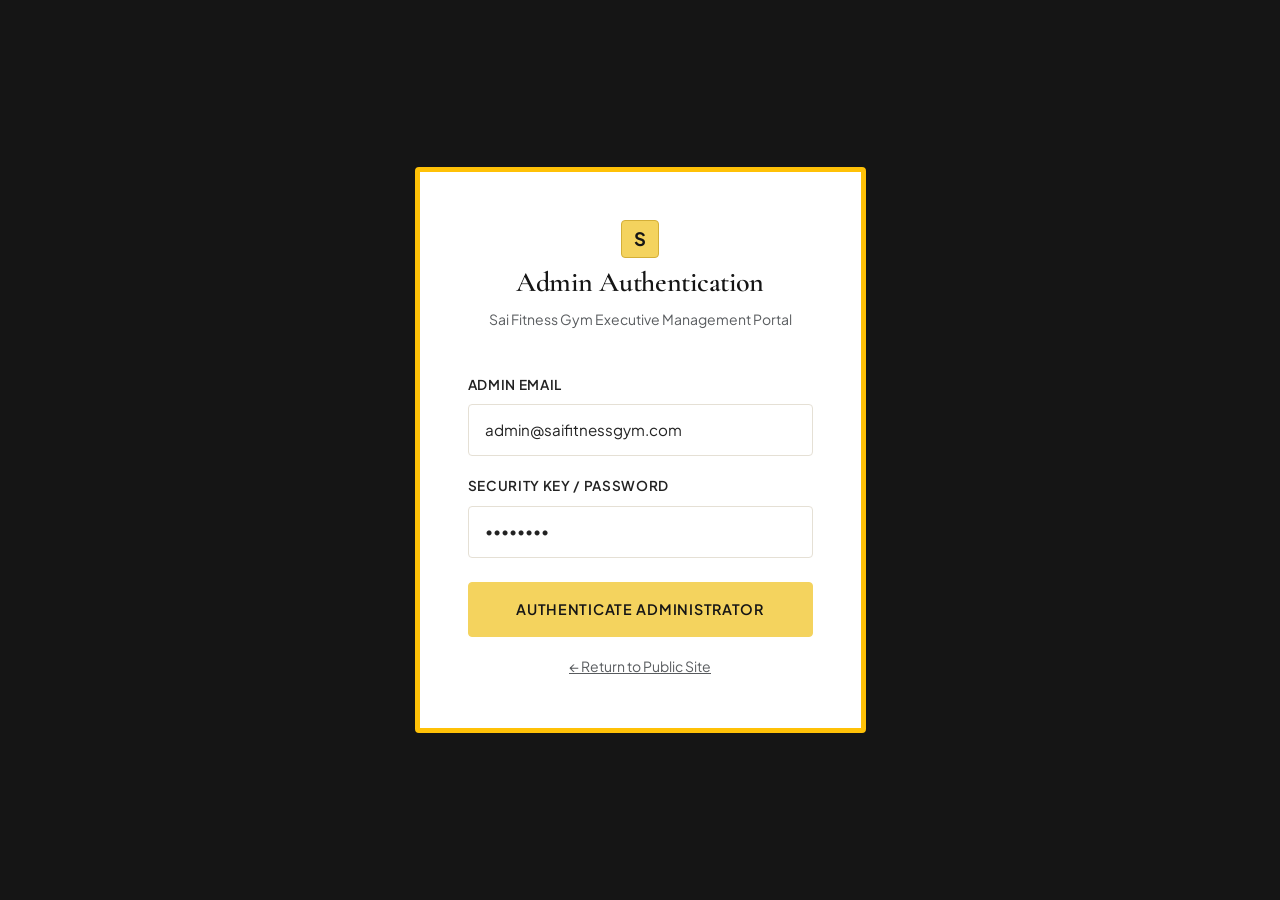
<file: admin-login.html>
<!DOCTYPE html>
<html lang="en">
<head>
    <meta charset="UTF-8">
    <meta name="viewport" content="width=device-width, initial-scale=1.0">
    <title>Admin Portal Login | Sai Fitness Gym</title>
    
    <link rel="preconnect" href="https://fonts.googleapis.com">
    <link rel="preconnect" href="https://fonts.gstatic.com" crossorigin>
    <link href="https://fonts.googleapis.com/css2?family=Cormorant+Garamond:ital,wght@0,400;0,500;0,600;0,700;1,400&family=Plus+Jakarta+Sans:wght@300;400;500;600;700&display=swap" rel="stylesheet">
    
    <link rel="stylesheet" href="https://cdn.jsdelivr.net/npm/bootstrap@5.3.3/dist/css/bootstrap.min.css">
    <link rel="stylesheet" href="https://cdn.jsdelivr.net/npm/bootstrap-icons@1.11.3/font/bootstrap-icons.min.css">

    <link rel="stylesheet" href="css/style.css">
    <link rel="stylesheet" href="css/components.css">
    <link rel="stylesheet" href="css/responsive.css">

    <script src="js/storage.js" defer></script>
    <script src="js/validation.js" defer></script>
    <script src="js/auth.js" defer></script>
    <script src="js/main.js" defer></script>
</head>
<body class="bg-soft-black min-vh-100 d-flex align-items-center">

    <div class="container py-5">
        <div class="row justify-content-center">
            <div class="col-12 col-md-8 col-lg-5">
                <div class="card card-luxury p-4 p-md-5 border-top border-5 border-warning">
                    
                    <div class="text-center mb-4">
                        <span class="brand-emblem-badge mx-auto mb-2">S</span>
                        <h2 class="font-heading h3">Admin Authentication</h2>
                        <p class="text-muted small">Sai Fitness Gym Executive Management Portal</p>
                    </div>

                    <form id="admin-login-form" novalidate>
                        <div class="mb-3">
                            <label for="admin-email" class="form-label">Admin Email</label>
                            <input type="email" id="admin-email" class="form-control" value="admin@saifitnessgym.com" required>
                        </div>

                        <div class="mb-4">
                            <label for="admin-password" class="form-label">Security Key / Password</label>
                            <input type="password" id="admin-password" class="form-control" value="admin123" required>
                        </div>

                        <button type="submit" class="btn btn-primary w-100 py-3 mb-3">Authenticate Administrator</button>
                    </form>

                    <div class="text-center">
                        <a href="index.html" class="small text-muted text-decoration-underline">&larr; Return to Public Site</a>
                    </div>

                </div>
            </div>
        </div>
    </div>

    <script src="https://cdn.jsdelivr.net/npm/bootstrap@5.3.3/dist/js/bootstrap.bundle.min.js"></script>
</body>
</html>
</file>
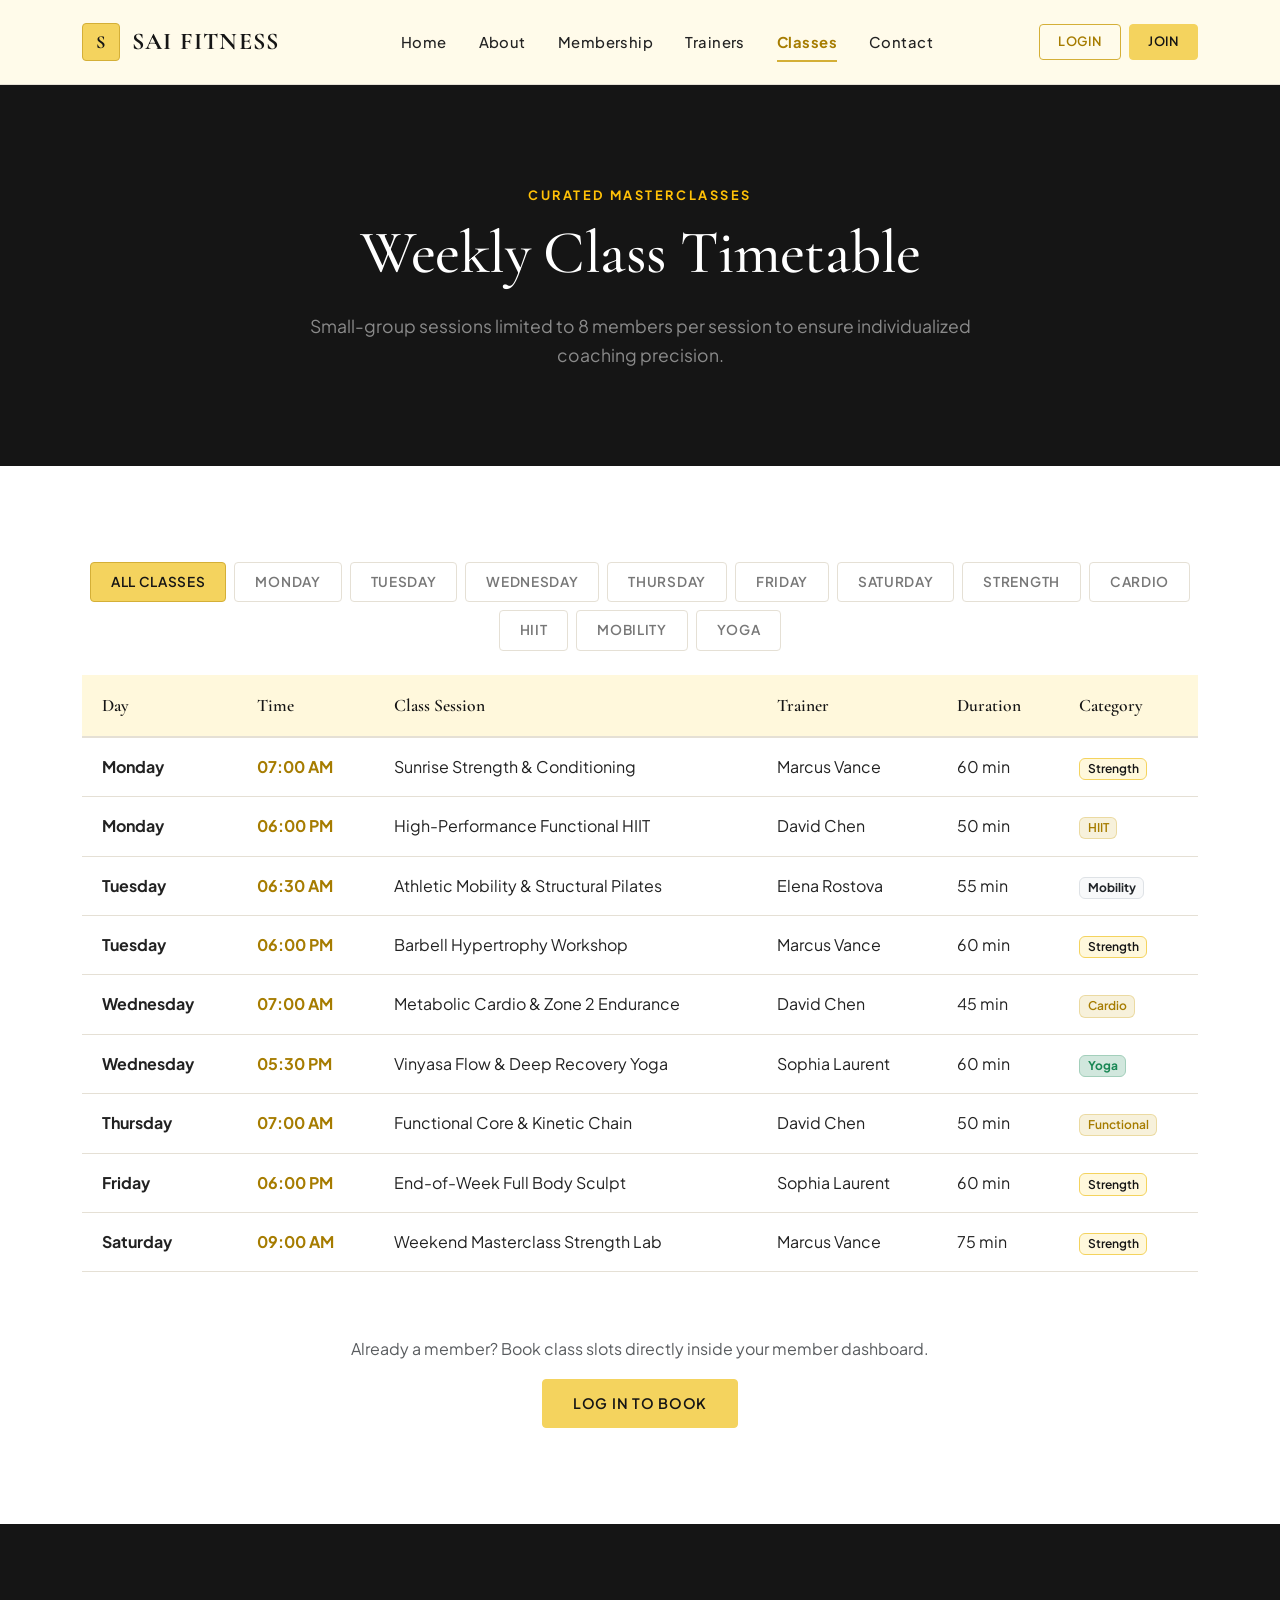
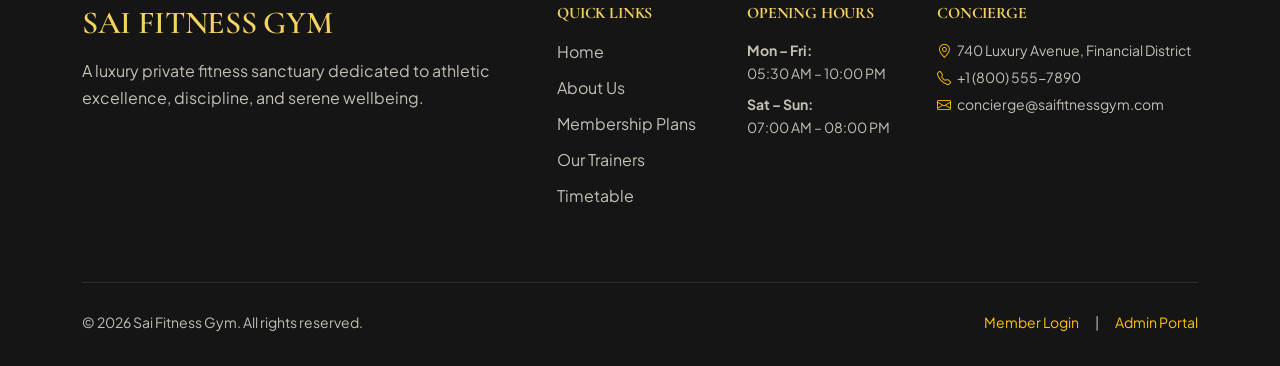
<file: classes.html>
<!DOCTYPE html>
<html lang="en">
<head>
    <meta charset="UTF-8">
    <meta name="viewport" content="width=device-width, initial-scale=1.0">
    <title>Classes & Timetable | Sai Fitness Gym</title>
    <meta name="description" content="View the full weekly masterclass timetable at Sai Fitness Gym including Strength, HIIT, Mobility, Pilates, and Yoga sessions.">
    
    <link rel="preconnect" href="https://fonts.googleapis.com">
    <link rel="preconnect" href="https://fonts.gstatic.com" crossorigin>
    <link href="https://fonts.googleapis.com/css2?family=Cormorant+Garamond:ital,wght@0,400;0,500;0,600;0,700;1,400&family=Plus+Jakarta+Sans:wght@300;400;500;600;700&display=swap" rel="stylesheet">
    
    <link rel="stylesheet" href="https://cdn.jsdelivr.net/npm/bootstrap@5.3.3/dist/css/bootstrap.min.css">
    <link rel="stylesheet" href="https://cdn.jsdelivr.net/npm/bootstrap-icons@1.11.3/font/bootstrap-icons.min.css">

    <link rel="stylesheet" href="css/style.css">
    <link rel="stylesheet" href="css/components.css">
    <link rel="stylesheet" href="css/responsive.css">

    <script src="js/storage.js" defer></script>
    <script src="js/validation.js" defer></script>
    <script src="js/main.js" defer></script>
</head>
<body class="bg-pale-yellow">

    <!-- Header Navigation -->
    <header class="sticky-top">
        <nav class="navbar navbar-expand-lg site-navbar py-0">
            <div class="container">
                <a href="index.html" class="navbar-brand navbar-brand-logo">
                    <span class="brand-emblem-badge">S</span>
                    <span>SAI FITNESS</span>
                </a>

                <button class="navbar-toggler border-0" type="button" data-bs-toggle="collapse" data-bs-target="#saiNavbar" aria-controls="saiNavbar" aria-expanded="false" aria-label="Toggle navigation">
                    <span class="navbar-toggler-icon"></span>
                </button>

                <div class="collapse navbar-collapse" id="saiNavbar">
                    <ul class="navbar-nav mx-auto mb-2 mb-lg-0">
                        <li class="nav-item"><a href="index.html" class="nav-link">Home</a></li>
                        <li class="nav-item"><a href="about.html" class="nav-link">About</a></li>
                        <li class="nav-item"><a href="membership.html" class="nav-link">Membership</a></li>
                        <li class="nav-item"><a href="trainers.html" class="nav-link">Trainers</a></li>
                        <li class="nav-item"><a href="classes.html" class="nav-link active">Classes</a></li>
                        <li class="nav-item"><a href="contact.html" class="nav-link">Contact</a></li>
                    </ul>

                    <div class="d-flex align-items-center gap-2">
                        <a href="login.html" class="btn btn-outline-primary btn-sm">Login</a>
                        <a href="register.html" class="btn btn-primary btn-sm">Join</a>
                    </div>
                </div>
            </div>
        </nav>
    </header>

    <!-- Page Header -->
    <section class="section-padding bg-soft-black text-center text-white">
        <div class="container">
            <span class="section-label text-warning">CURATED MASTERCLASSES</span>
            <h1 class="hero-title">Weekly Class Timetable</h1>
            <p class="section-subtitle text-white-50">Small-group sessions limited to 8 members per session to ensure individualized coaching precision.</p>
        </div>
    </section>

    <!-- Timetable Section -->
    <section class="section-padding bg-white">
        <div class="container">
            
            <!-- Filter Bar -->
            <div class="d-flex flex-wrap justify-content-center gap-2 mb-4">
                <button class="filter-btn active" data-filter="all">All Classes</button>
                <button class="filter-btn" data-filter="Monday">Monday</button>
                <button class="filter-btn" data-filter="Tuesday">Tuesday</button>
                <button class="filter-btn" data-filter="Wednesday">Wednesday</button>
                <button class="filter-btn" data-filter="Thursday">Thursday</button>
                <button class="filter-btn" data-filter="Friday">Friday</button>
                <button class="filter-btn" data-filter="Saturday">Saturday</button>
                <button class="filter-btn" data-filter="Strength">Strength</button>
                <button class="filter-btn" data-filter="Cardio">Cardio</button>
                <button class="filter-btn" data-filter="HIIT">HIIT</button>
                <button class="filter-btn" data-filter="Mobility">Mobility</button>
                <button class="filter-btn" data-filter="Yoga">Yoga</button>
            </div>

            <!-- Timetable Data Table -->
            <div class="table-responsive">
                <table class="table table-luxury align-middle">
                    <thead>
                        <tr>
                            <th>Day</th>
                            <th>Time</th>
                            <th>Class Session</th>
                            <th>Trainer</th>
                            <th>Duration</th>
                            <th>Category</th>
                        </tr>
                    </thead>
                    <tbody id="timetable-body">
                        <tr class="timetable-row" data-day="Monday" data-category="Strength">
                            <td><strong>Monday</strong></td>
                            <td><span class="text-gold-dark fw-bold">07:00 AM</span></td>
                            <td>Sunrise Strength & Conditioning</td>
                            <td>Marcus Vance</td>
                            <td>60 min</td>
                            <td><span class="badge badge-yellow">Strength</span></td>
                        </tr>

                        <tr class="timetable-row" data-day="Monday" data-category="HIIT">
                            <td><strong>Monday</strong></td>
                            <td><span class="text-gold-dark fw-bold">06:00 PM</span></td>
                            <td>High-Performance Functional HIIT</td>
                            <td>David Chen</td>
                            <td>50 min</td>
                            <td><span class="badge badge-gold">HIIT</span></td>
                        </tr>

                        <tr class="timetable-row" data-day="Tuesday" data-category="Mobility">
                            <td><strong>Tuesday</strong></td>
                            <td><span class="text-gold-dark fw-bold">06:30 AM</span></td>
                            <td>Athletic Mobility & Structural Pilates</td>
                            <td>Elena Rostova</td>
                            <td>55 min</td>
                            <td><span class="badge bg-light text-dark border">Mobility</span></td>
                        </tr>

                        <tr class="timetable-row" data-day="Tuesday" data-category="Strength">
                            <td><strong>Tuesday</strong></td>
                            <td><span class="text-gold-dark fw-bold">06:00 PM</span></td>
                            <td>Barbell Hypertrophy Workshop</td>
                            <td>Marcus Vance</td>
                            <td>60 min</td>
                            <td><span class="badge badge-yellow">Strength</span></td>
                        </tr>

                        <tr class="timetable-row" data-day="Wednesday" data-category="Cardio">
                            <td><strong>Wednesday</strong></td>
                            <td><span class="text-gold-dark fw-bold">07:00 AM</span></td>
                            <td>Metabolic Cardio & Zone 2 Endurance</td>
                            <td>David Chen</td>
                            <td>45 min</td>
                            <td><span class="badge badge-gold">Cardio</span></td>
                        </tr>

                        <tr class="timetable-row" data-day="Wednesday" data-category="Yoga">
                            <td><strong>Wednesday</strong></td>
                            <td><span class="text-gold-dark fw-bold">05:30 PM</span></td>
                            <td>Vinyasa Flow & Deep Recovery Yoga</td>
                            <td>Sophia Laurent</td>
                            <td>60 min</td>
                            <td><span class="badge bg-success-subtle text-success border border-success-subtle">Yoga</span></td>
                        </tr>

                        <tr class="timetable-row" data-day="Thursday" data-category="Functional">
                            <td><strong>Thursday</strong></td>
                            <td><span class="text-gold-dark fw-bold">07:00 AM</span></td>
                            <td>Functional Core & Kinetic Chain</td>
                            <td>David Chen</td>
                            <td>50 min</td>
                            <td><span class="badge badge-gold">Functional</span></td>
                        </tr>

                        <tr class="timetable-row" data-day="Friday" data-category="Strength">
                            <td><strong>Friday</strong></td>
                            <td><span class="text-gold-dark fw-bold">06:00 PM</span></td>
                            <td>End-of-Week Full Body Sculpt</td>
                            <td>Sophia Laurent</td>
                            <td>60 min</td>
                            <td><span class="badge badge-yellow">Strength</span></td>
                        </tr>

                        <tr class="timetable-row" data-day="Saturday" data-category="Strength">
                            <td><strong>Saturday</strong></td>
                            <td><span class="text-gold-dark fw-bold">09:00 AM</span></td>
                            <td>Weekend Masterclass Strength Lab</td>
                            <td>Marcus Vance</td>
                            <td>75 min</td>
                            <td><span class="badge badge-yellow">Strength</span></td>
                        </tr>
                    </tbody>
                </table>
            </div>

            <div class="text-center mt-5">
                <p class="text-muted">Already a member? Book class slots directly inside your member dashboard.</p>
                <a href="login.html" class="btn btn-primary">Log In To Book</a>
            </div>

        </div>
    </section>

    <!-- Footer -->
    <footer class="site-footer">
        <div class="container">
            <div class="row g-4">
                <div class="col-12 col-lg-5">
                    <h3 class="font-heading h2 mb-3">SAI FITNESS GYM</h3>
                    <p class="pe-lg-4">A luxury private fitness sanctuary dedicated to athletic excellence, discipline, and serene wellbeing.</p>
                </div>

                <div class="col-12 col-sm-6 col-lg-2">
                    <h4 class="h6 text-uppercase fw-bold mb-3">Quick Links</h4>
                    <ul class="footer-link-list">
                        <li><a href="index.html">Home</a></li>
                        <li><a href="about.html">About Us</a></li>
                        <li><a href="membership.html">Membership Plans</a></li>
                        <li><a href="trainers.html">Our Trainers</a></li>
                        <li><a href="classes.html">Timetable</a></li>
                    </ul>
                </div>

                <div class="col-12 col-sm-6 col-lg-2">
                    <h4 class="h6 text-uppercase fw-bold mb-3">Opening Hours</h4>
                    <p class="small mb-2"><strong>Mon – Fri:</strong><br>05:30 AM – 10:00 PM</p>
                    <p class="small"><strong>Sat – Sun:</strong><br>07:00 AM – 08:00 PM</p>
                </div>

                <div class="col-12 col-lg-3">
                    <h4 class="h6 text-uppercase fw-bold mb-3">Concierge</h4>
                    <p class="small mb-1"><i class="bi bi-geo-alt me-1 text-warning"></i> 740 Luxury Avenue, Financial District</p>
                    <p class="small mb-1"><i class="bi bi-telephone me-1 text-warning"></i> +1 (800) 555-7890</p>
                    <p class="small"><i class="bi bi-envelope me-1 text-warning"></i> concierge@saifitnessgym.com</p>
                </div>
            </div>

            <div class="footer-divider d-flex flex-column flex-md-row justify-content-between align-items-center gap-3">
                <p class="small mb-0">&copy; 2026 Sai Fitness Gym. All rights reserved.</p>
                <div class="d-flex gap-3 small">
                    <a href="login.html" class="text-warning">Member Login</a>
                    <span>|</span>
                    <a href="admin-login.html" class="text-warning">Admin Portal</a>
                </div>
            </div>
        </div>
    </footer>

    <script src="https://cdn.jsdelivr.net/npm/bootstrap@5.3.3/dist/js/bootstrap.bundle.min.js"></script>
</body>
</html>
</file>
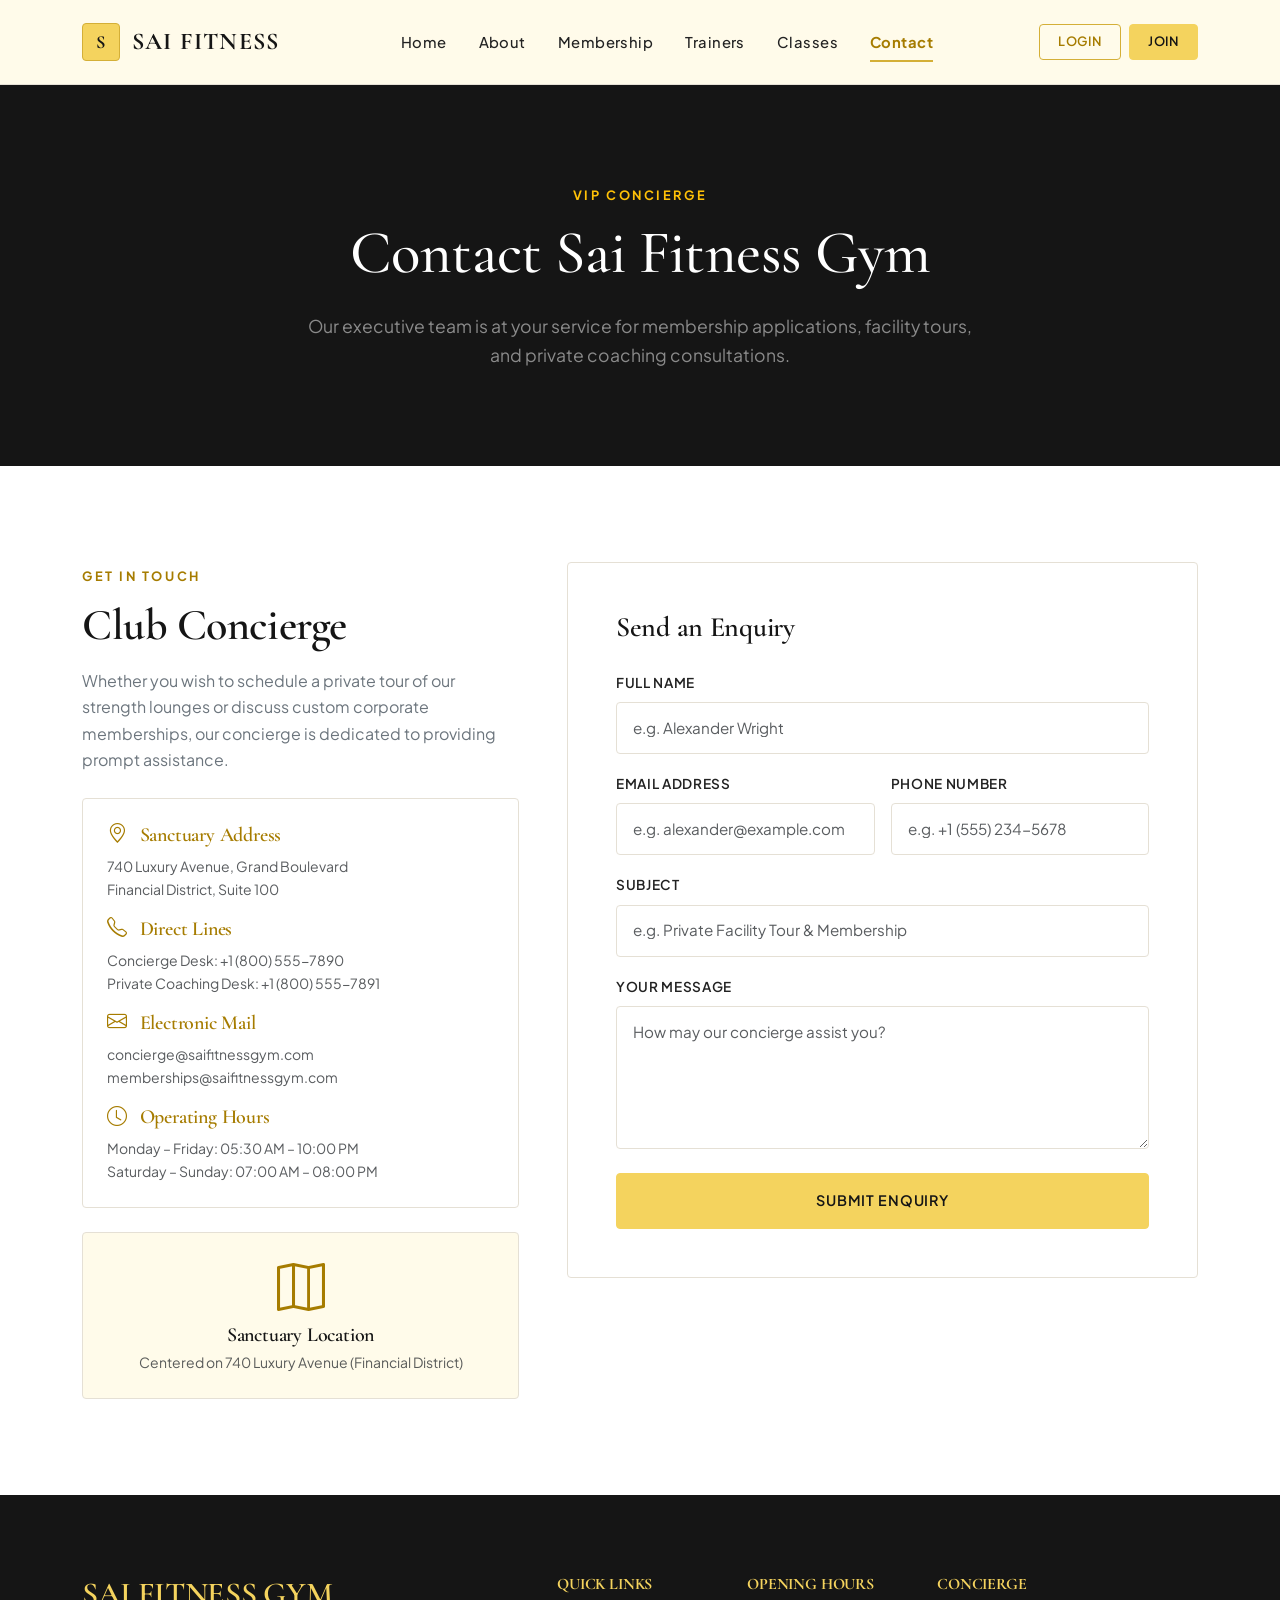
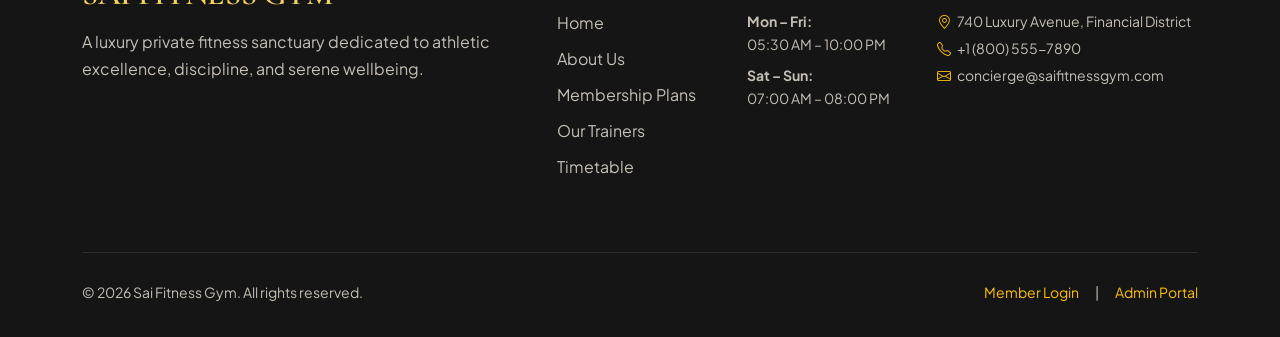
<file: contact.html>
<!DOCTYPE html>
<html lang="en">
<head>
    <meta charset="UTF-8">
    <meta name="viewport" content="width=device-width, initial-scale=1.0">
    <title>Contact Concierge | Sai Fitness Gym</title>
    <meta name="description" content="Get in touch with the Sai Fitness Gym VIP Concierge for membership inquiries, personal training consultations, or facility tours.">
    
    <link rel="preconnect" href="https://fonts.googleapis.com">
    <link rel="preconnect" href="https://fonts.gstatic.com" crossorigin>
    <link href="https://fonts.googleapis.com/css2?family=Cormorant+Garamond:ital,wght@0,400;0,500;0,600;0,700;1,400&family=Plus+Jakarta+Sans:wght@300;400;500;600;700&display=swap" rel="stylesheet">
    
    <link rel="stylesheet" href="https://cdn.jsdelivr.net/npm/bootstrap@5.3.3/dist/css/bootstrap.min.css">
    <link rel="stylesheet" href="https://cdn.jsdelivr.net/npm/bootstrap-icons@1.11.3/font/bootstrap-icons.min.css">

    <link rel="stylesheet" href="css/style.css">
    <link rel="stylesheet" href="css/components.css">
    <link rel="stylesheet" href="css/responsive.css">

    <script src="js/storage.js" defer></script>
    <script src="js/validation.js" defer></script>
    <script src="js/main.js" defer></script>
</head>
<body class="bg-pale-yellow">

    <!-- Header Navigation -->
    <header class="sticky-top">
        <nav class="navbar navbar-expand-lg site-navbar py-0">
            <div class="container">
                <a href="index.html" class="navbar-brand navbar-brand-logo">
                    <span class="brand-emblem-badge">S</span>
                    <span>SAI FITNESS</span>
                </a>

                <button class="navbar-toggler border-0" type="button" data-bs-toggle="collapse" data-bs-target="#saiNavbar" aria-controls="saiNavbar" aria-expanded="false" aria-label="Toggle navigation">
                    <span class="navbar-toggler-icon"></span>
                </button>

                <div class="collapse navbar-collapse" id="saiNavbar">
                    <ul class="navbar-nav mx-auto mb-2 mb-lg-0">
                        <li class="nav-item"><a href="index.html" class="nav-link">Home</a></li>
                        <li class="nav-item"><a href="about.html" class="nav-link">About</a></li>
                        <li class="nav-item"><a href="membership.html" class="nav-link">Membership</a></li>
                        <li class="nav-item"><a href="trainers.html" class="nav-link">Trainers</a></li>
                        <li class="nav-item"><a href="classes.html" class="nav-link">Classes</a></li>
                        <li class="nav-item"><a href="contact.html" class="nav-link active">Contact</a></li>
                    </ul>

                    <div class="d-flex align-items-center gap-2">
                        <a href="login.html" class="btn btn-outline-primary btn-sm">Login</a>
                        <a href="register.html" class="btn btn-primary btn-sm">Join</a>
                    </div>
                </div>
            </div>
        </nav>
    </header>

    <!-- Page Header -->
    <section class="section-padding bg-soft-black text-center text-white">
        <div class="container">
            <span class="section-label text-warning">VIP CONCIERGE</span>
            <h1 class="hero-title">Contact Sai Fitness Gym</h1>
            <p class="section-subtitle text-white-50">Our executive team is at your service for membership applications, facility tours, and private coaching consultations.</p>
        </div>
    </section>

    <!-- Contact Grid Section -->
    <section class="section-padding bg-white">
        <div class="container">
            <div class="row g-5">
                
                <!-- Left Info Details -->
                <div class="col-12 col-lg-5">
                    <span class="section-label">GET IN TOUCH</span>
                    <h2 class="section-title">Club Concierge</h2>
                    <p class="text-secondary mb-4">Whether you wish to schedule a private tour of our strength lounges or discuss custom corporate memberships, our concierge is dedicated to providing prompt assistance.</p>
                    
                    <div class="card card-luxury p-4 mb-4">
                        <h4 class="font-heading h5 text-gold-dark mb-2"><i class="bi bi-geo-alt me-2"></i> Sanctuary Address</h4>
                        <p class="small text-muted mb-3">740 Luxury Avenue, Grand Boulevard<br>Financial District, Suite 100</p>
                        
                        <h4 class="font-heading h5 text-gold-dark mb-2"><i class="bi bi-telephone me-2"></i> Direct Lines</h4>
                        <p class="small text-muted mb-3">Concierge Desk: +1 (800) 555-7890<br>Private Coaching Desk: +1 (800) 555-7891</p>
                        
                        <h4 class="font-heading h5 text-gold-dark mb-2"><i class="bi bi-envelope me-2"></i> Electronic Mail</h4>
                        <p class="small text-muted mb-3">concierge@saifitnessgym.com<br>memberships@saifitnessgym.com</p>

                        <h4 class="font-heading h5 text-gold-dark mb-2"><i class="bi bi-clock me-2"></i> Operating Hours</h4>
                        <p class="small text-muted mb-0">Monday – Friday: 05:30 AM – 10:00 PM<br>Saturday – Sunday: 07:00 AM – 08:00 PM</p>
                    </div>

                    <!-- Map Placeholder Card -->
                    <div class="card card-luxury p-4 text-center bg-pale-yellow">
                        <i class="bi bi-map display-5 text-gold-dark mb-2"></i>
                        <h4 class="font-heading h5 mb-1">Sanctuary Location</h4>
                        <p class="small text-muted mb-0">Centered on 740 Luxury Avenue (Financial District)</p>
                    </div>
                </div>

                <!-- Right Contact Form -->
                <div class="col-12 col-lg-7">
                    <div class="card card-luxury p-4 p-md-5">
                        <h3 class="font-heading h3 mb-4">Send an Enquiry</h3>
                        <form id="contact-form" novalidate>
                            <div class="mb-3">
                                <label for="contact-name" class="form-label">Full Name</label>
                                <input type="text" id="contact-name" class="form-control" placeholder="e.g. Alexander Wright" required>
                            </div>

                            <div class="row g-3 mb-3">
                                <div class="col-12 col-md-6">
                                    <label for="contact-email" class="form-label">Email Address</label>
                                    <input type="email" id="contact-email" class="form-control" placeholder="e.g. alexander@example.com" required>
                                </div>
                                <div class="col-12 col-md-6">
                                    <label for="contact-phone" class="form-label">Phone Number</label>
                                    <input type="tel" id="contact-phone" class="form-control" placeholder="e.g. +1 (555) 234-5678">
                                </div>
                            </div>

                            <div class="mb-3">
                                <label for="contact-subject" class="form-label">Subject</label>
                                <input type="text" id="contact-subject" class="form-control" placeholder="e.g. Private Facility Tour & Membership" required>
                            </div>

                            <div class="mb-4">
                                <label for="contact-message" class="form-label">Your Message</label>
                                <textarea id="contact-message" class="form-control" rows="5" placeholder="How may our concierge assist you?" required></textarea>
                            </div>

                            <button type="submit" class="btn btn-primary w-100 py-3">Submit Enquiry</button>
                        </form>
                    </div>
                </div>

            </div>
        </div>
    </section>

    <!-- Bootstrap Modal Confirmation -->
    <div class="modal fade" id="thankYouModal" tabindex="-1" aria-hidden="true">
        <div class="modal-dialog modal-dialog-centered">
            <div class="modal-content">
                <div class="modal-header">
                    <h5 class="modal-title">Enquiry Received</h5>
                    <button type="button" class="btn-close" data-bs-dismiss="modal" aria-label="Close"></button>
                </div>
                <div class="modal-body text-center p-4">
                    <div class="display-4 text-warning mb-3"><i class="bi bi-check-circle-fill"></i></div>
                    <h4 class="font-heading mb-2">Thank you. Your enquiry has been received.</h4>
                    <p class="text-muted small">Our VIP Concierge team will review your message and reach out via telephone or email within 24 hours.</p>
                </div>
                <div class="modal-footer">
                    <button type="button" class="btn btn-gold btn-sm" data-bs-dismiss="modal">Done</button>
                </div>
            </div>
        </div>
    </div>

    <!-- Footer -->
    <footer class="site-footer">
        <div class="container">
            <div class="row g-4">
                <div class="col-12 col-lg-5">
                    <h3 class="font-heading h2 mb-3">SAI FITNESS GYM</h3>
                    <p class="pe-lg-4">A luxury private fitness sanctuary dedicated to athletic excellence, discipline, and serene wellbeing.</p>
                </div>

                <div class="col-12 col-sm-6 col-lg-2">
                    <h4 class="h6 text-uppercase fw-bold mb-3">Quick Links</h4>
                    <ul class="footer-link-list">
                        <li><a href="index.html">Home</a></li>
                        <li><a href="about.html">About Us</a></li>
                        <li><a href="membership.html">Membership Plans</a></li>
                        <li><a href="trainers.html">Our Trainers</a></li>
                        <li><a href="classes.html">Timetable</a></li>
                    </ul>
                </div>

                <div class="col-12 col-sm-6 col-lg-2">
                    <h4 class="h6 text-uppercase fw-bold mb-3">Opening Hours</h4>
                    <p class="small mb-2"><strong>Mon – Fri:</strong><br>05:30 AM – 10:00 PM</p>
                    <p class="small"><strong>Sat – Sun:</strong><br>07:00 AM – 08:00 PM</p>
                </div>

                <div class="col-12 col-lg-3">
                    <h4 class="h6 text-uppercase fw-bold mb-3">Concierge</h4>
                    <p class="small mb-1"><i class="bi bi-geo-alt me-1 text-warning"></i> 740 Luxury Avenue, Financial District</p>
                    <p class="small mb-1"><i class="bi bi-telephone me-1 text-warning"></i> +1 (800) 555-7890</p>
                    <p class="small"><i class="bi bi-envelope me-1 text-warning"></i> concierge@saifitnessgym.com</p>
                </div>
            </div>

            <div class="footer-divider d-flex flex-column flex-md-row justify-content-between align-items-center gap-3">
                <p class="small mb-0">&copy; 2026 Sai Fitness Gym. All rights reserved.</p>
                <div class="d-flex gap-3 small">
                    <a href="login.html" class="text-warning">Member Login</a>
                    <span>|</span>
                    <a href="admin-login.html" class="text-warning">Admin Portal</a>
                </div>
            </div>
        </div>
    </footer>

    <script src="https://cdn.jsdelivr.net/npm/bootstrap@5.3.3/dist/js/bootstrap.bundle.min.js"></script>
</body>
</html>
</file>
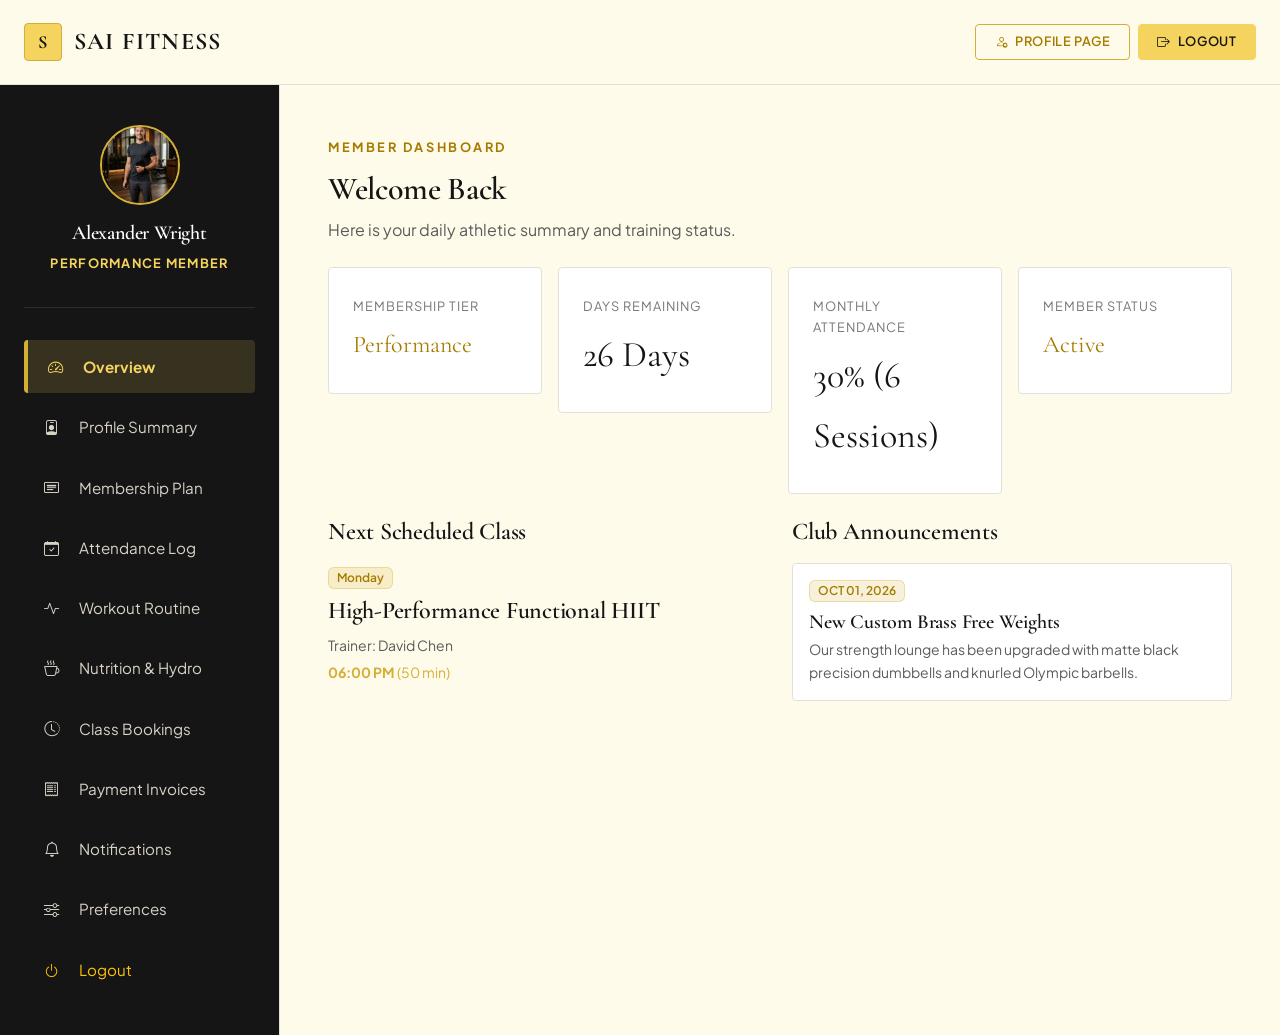
<file: dashboard.html>
<!DOCTYPE html>
<html lang="en">
<head>
    <meta charset="UTF-8">
    <meta name="viewport" content="width=device-width, initial-scale=1.0">
    <title>Member Dashboard | Sai Fitness Gym</title>
    
    <link rel="preconnect" href="https://fonts.googleapis.com">
    <link rel="preconnect" href="https://fonts.gstatic.com" crossorigin>
    <link href="https://fonts.googleapis.com/css2?family=Cormorant+Garamond:ital,wght@0,400;0,500;0,600;0,700;1,400&family=Plus+Jakarta+Sans:wght@300;400;500;600;700&display=swap" rel="stylesheet">
    
    <link rel="stylesheet" href="https://cdn.jsdelivr.net/npm/bootstrap@5.3.3/dist/css/bootstrap.min.css">
    <link rel="stylesheet" href="https://cdn.jsdelivr.net/npm/bootstrap-icons@1.11.3/font/bootstrap-icons.min.css">

    <link rel="stylesheet" href="css/style.css">
    <link rel="stylesheet" href="css/components.css">
    <link rel="stylesheet" href="css/dashboard.css">
    <link rel="stylesheet" href="css/responsive.css">

    <script src="js/storage.js" defer></script>
    <script src="js/validation.js" defer></script>
    <script src="js/auth.js" defer></script>
    <script src="js/main.js" defer></script>
    <script src="js/dashboard.js" defer></script>
</head>
<body class="bg-pale-yellow">

    <!-- Header Navigation -->
    <header class="sticky-top">
        <nav class="navbar navbar-expand-lg site-navbar py-0">
            <div class="container-fluid px-4">
                <a href="index.html" class="navbar-brand navbar-brand-logo">
                    <span class="brand-emblem-badge">S</span>
                    <span>SAI FITNESS</span>
                </a>

                <div class="d-flex align-items-center gap-2 ms-auto">
                    <a href="profile.html" class="btn btn-outline-primary btn-sm"><i class="bi bi-person-gear me-1"></i> Profile Page</a>
                    <button class="btn btn-primary btn-sm" id="btn-dash-logout"><i class="bi bi-box-arrow-right me-1"></i> Logout</button>
                </div>
            </div>
        </nav>
    </header>

    <div class="dash-layout">
        
        <!-- Sidebar Navigation -->
        <aside class="dash-sidebar">
            <div class="dash-user-badge">
                <img src="assets/images/trainer1.jpg" alt="Member Avatar" class="dash-avatar" id="dash-sidebar-avatar">
                <h3 class="dash-user-name" id="dash-user-name">Alexander Wright</h3>
                <span class="dash-user-plan" id="dash-overview-plan">Performance Member</span>
            </div>

            <ul class="dash-nav">
                <li class="dash-nav-item active" data-section="overview"><i class="bi bi-speedometer2 me-2"></i> Overview</li>
                <li class="dash-nav-item" data-section="profile"><i class="bi bi-person-badge me-2"></i> Profile Summary</li>
                <li class="dash-nav-item" data-section="membership"><i class="bi bi-card-heading me-2"></i> Membership Plan</li>
                <li class="dash-nav-item" data-section="attendance"><i class="bi bi-calendar-check me-2"></i> Attendance Log</li>
                <li class="dash-nav-item" data-section="workout"><i class="bi bi-activity me-2"></i> Workout Routine</li>
                <li class="dash-nav-item" data-section="diet"><i class="bi bi-cup-hot me-2"></i> Nutrition & Hydro</li>
                <li class="dash-nav-item" data-section="classes"><i class="bi bi-clock-history me-2"></i> Class Bookings</li>
                <li class="dash-nav-item" data-section="payments"><i class="bi bi-receipt me-2"></i> Payment Invoices</li>
                <li class="dash-nav-item" data-section="notifications"><i class="bi bi-bell me-2"></i> Notifications</li>
                <li class="dash-nav-item" data-section="settings"><i class="bi bi-sliders me-2"></i> Preferences</li>
                <li class="dash-nav-item text-warning" data-section="logout"><i class="bi bi-power me-2"></i> Logout</li>
            </ul>
        </aside>

        <!-- Main Dashboard View Container -->
        <main class="dash-main">
            
            <!-- SECTION 1: OVERVIEW -->
            <section id="section-overview" class="dash-section active">
                <div class="mb-4">
                    <span class="section-label">MEMBER DASHBOARD</span>
                    <h2 class="font-heading h2">Welcome Back</h2>
                    <p class="text-muted">Here is your daily athletic summary and training status.</p>
                </div>

                <div class="row g-3 mb-4">
                    <div class="col-12 col-sm-6 col-lg-3">
                        <div class="stat-card-luxury">
                            <div class="stat-label-muted">Membership Tier</div>
                            <div class="stat-val-serif text-gold-dark fs-4">Performance</div>
                        </div>
                    </div>
                    <div class="col-12 col-sm-6 col-lg-3">
                        <div class="stat-card-luxury">
                            <div class="stat-label-muted">Days Remaining</div>
                            <div class="stat-val-serif" id="dash-days-remaining">86 Days</div>
                        </div>
                    </div>
                    <div class="col-12 col-sm-6 col-lg-3">
                        <div class="stat-card-luxury">
                            <div class="stat-label-muted">Monthly Attendance</div>
                            <div class="stat-val-serif" id="dash-attendance-rate">85%</div>
                        </div>
                    </div>
                    <div class="col-12 col-sm-6 col-lg-3">
                        <div class="stat-card-luxury">
                            <div class="stat-label-muted">Member Status</div>
                            <div class="stat-val-serif text-gold-dark fs-4">Active</div>
                        </div>
                    </div>
                </div>

                <div class="row g-4">
                    <div class="col-12 col-lg-6">
                        <h3 class="font-heading h4 mb-3">Next Scheduled Class</h3>
                        <div id="dash-next-class-card">
                            <!-- Populated by JS -->
                        </div>
                    </div>

                    <div class="col-12 col-lg-6">
                        <h3 class="font-heading h4 mb-3">Club Announcements</h3>
                        <div class="card card-luxury p-3">
                            <span class="badge badge-gold me-auto mb-2">OCT 01, 2026</span>
                            <h4 class="font-heading h5 mb-1">New Custom Brass Free Weights</h4>
                            <p class="small text-muted mb-0">Our strength lounge has been upgraded with matte black precision dumbbells and knurled Olympic barbells.</p>
                        </div>
                    </div>
                </div>
            </section>

            <!-- SECTION 2: PROFILE -->
            <section id="section-profile" class="dash-section">
                <div class="mb-4">
                    <span class="section-label">ACCOUNT INFORMATION</span>
                    <h2 class="font-heading h2">Member Profile Summary</h2>
                </div>

                <div class="card card-luxury p-4 mb-4">
                    <div class="row g-3">
                        <div class="col-12 col-md-6">
                            <p class="small text-muted mb-1">Full Name</p>
                            <h4 class="font-heading h4 mb-3" id="dash-prof-name">Alexander Wright</h4>
                            <p class="small text-muted mb-1">Email Address</p>
                            <p class="mb-3" id="dash-prof-email">alexander.wright@example.com</p>
                            <p class="small text-muted mb-1">Phone Number</p>
                            <p class="mb-0" id="dash-prof-phone">+1 (555) 234-5678</p>
                        </div>
                        <div class="col-12 col-md-6">
                            <p class="small text-muted mb-1">Member ID Code</p>
                            <p class="mb-3"><strong id="dash-prof-id">MEM-8821</strong></p>
                            <p class="small text-muted mb-1">Current Membership Plan</p>
                            <p class="mb-3"><span class="badge badge-gold" id="dash-prof-plan">Performance Plan</span></p>
                            <a href="profile.html" class="btn btn-outline-primary btn-sm">Edit Full Profile Details</a>
                        </div>
                    </div>
                </div>

                <div class="card card-luxury p-4">
                    <h3 class="font-heading h4 mb-3">Fitness & Health Metrics</h3>
                    <div class="row g-3 text-center">
                        <div class="col-12 col-md-4">
                            <p class="small text-muted mb-1">Current Height</p>
                            <p class="h4 font-heading" id="dash-prof-height">182 cm</p>
                        </div>
                        <div class="col-12 col-md-4">
                            <p class="small text-muted mb-1">Current Weight</p>
                            <p class="h4 font-heading" id="dash-prof-weight">78 kg</p>
                        </div>
                        <div class="col-12 col-md-4">
                            <p class="small text-muted mb-1">Primary Goal</p>
                            <p class="h4 font-heading" id="dash-prof-goal">Hypertrophy & Endurance</p>
                        </div>
                    </div>
                </div>
            </section>

            <!-- SECTION 3: MEMBERSHIP -->
            <section id="section-membership" class="dash-section">
                <div class="mb-4">
                    <span class="section-label">SUBSCRIPTION</span>
                    <h2 class="font-heading h2">Current Membership Details</h2>
                </div>

                <div class="card card-luxury p-4">
                    <div class="d-flex justify-content-between align-items-center mb-4">
                        <div>
                            <h3 class="font-heading h3 m-0" id="m-plan-name">Performance Membership</h3>
                            <p class="text-muted small m-0">Monthly Renewal Subscription</p>
                        </div>
                        <div id="m-plan-status"><span class="badge bg-success-subtle text-success border border-success-subtle">Active</span></div>
                    </div>

                    <div class="row g-3 mb-4">
                        <div class="col-12 col-md-6">
                            <p class="small text-muted mb-1">Start Date</p>
                            <p class="h4 font-heading" id="m-plan-start">2026-01-01</p>
                        </div>
                        <div class="col-12 col-md-6">
                            <p class="small text-muted mb-1">Expiry / Renewal Date</p>
                            <p class="h4 font-heading text-gold-dark" id="m-plan-expiry">2026-12-31</p>
                        </div>
                    </div>

                    <div class="d-flex gap-3">
                        <button class="btn btn-gold" id="btn-renew-plan">Renew Subscription</button>
                        <button class="btn btn-outline-primary" id="btn-upgrade-plan">Upgrade to Elite</button>
                    </div>
                </div>
            </section>

            <!-- SECTION 4: ATTENDANCE -->
            <section id="section-attendance" class="dash-section">
                <div class="mb-4">
                    <span class="section-label">CHECK-IN LOGS</span>
                    <h2 class="font-heading h2">Attendance History</h2>
                </div>

                <div class="table-responsive">
                    <table class="table table-luxury align-middle">
                        <thead>
                            <tr>
                                <th>Date</th>
                                <th>Check-In Time</th>
                                <th>Check-Out Time</th>
                                <th>Session Status</th>
                            </tr>
                        </thead>
                        <tbody id="attendance-table-body">
                            <!-- Populated by JS -->
                        </tbody>
                    </table>
                </div>
            </section>

            <!-- SECTION 5: WORKOUT -->
            <section id="section-workout" class="dash-section">
                <div class="mb-4">
                    <span class="section-label">TRAINING PROGRAM</span>
                    <h2 class="font-heading h2">Custom Workout Routine</h2>
                </div>

                <div class="d-flex flex-wrap gap-2 mb-4">
                    <button class="workout-tab-btn active" data-split="Chest">Chest</button>
                    <button class="workout-tab-btn" data-split="Back">Back</button>
                    <button class="workout-tab-btn" data-split="Shoulders">Shoulders</button>
                    <button class="workout-tab-btn" data-split="Arms">Arms</button>
                    <button class="workout-tab-btn" data-split="Legs">Legs</button>
                    <button class="workout-tab-btn" data-split="Core">Core</button>
                    <button class="workout-tab-btn" data-split="Cardio">Cardio</button>
                </div>

                <div class="table-responsive">
                    <table class="table table-luxury align-middle">
                        <thead>
                            <tr>
                                <th>Exercise</th>
                                <th>Sets</th>
                                <th>Target Reps</th>
                                <th>Working Weight</th>
                                <th>Rest Period</th>
                            </tr>
                        </thead>
                        <tbody id="workout-table-body">
                            <!-- Populated by JS -->
                        </tbody>
                    </table>
                </div>
            </section>

            <!-- SECTION 6: DIET -->
            <section id="section-diet" class="dash-section">
                <div class="mb-4">
                    <span class="section-label">NUTRITION & HYDRO</span>
                    <h2 class="font-heading h2">Daily Diet Blueprint</h2>
                </div>

                <div class="row g-3 mb-4">
                    <div class="col-12 col-md-6">
                        <div class="card card-luxury p-3">
                            <span class="badge badge-gold me-auto mb-2">BREAKFAST</span>
                            <p id="diet-bf" class="mb-0">Loading...</p>
                        </div>
                    </div>
                    <div class="col-12 col-md-6">
                        <div class="card card-luxury p-3">
                            <span class="badge badge-gold me-auto mb-2">LUNCH</span>
                            <p id="diet-ln" class="mb-0">Loading...</p>
                        </div>
                    </div>
                    <div class="col-12 col-md-6">
                        <div class="card card-luxury p-3">
                            <span class="badge badge-gold me-auto mb-2">PRE-WORKOUT</span>
                            <p id="diet-pre" class="mb-0">Loading...</p>
                        </div>
                    </div>
                    <div class="col-12 col-md-6">
                        <div class="card card-luxury p-3">
                            <span class="badge badge-gold me-auto mb-2">POST-WORKOUT</span>
                            <p id="diet-post" class="mb-0">Loading...</p>
                        </div>
                    </div>
                </div>

                <div class="card card-luxury p-4">
                    <h3 class="font-heading h4 mb-2"><i class="bi bi-droplet-fill text-warning me-1"></i> Hydration Tracker</h3>
                    <p class="small text-muted mb-3" id="water-current-val">2250 / 3500 ml Target</p>
                    <div class="progress progress-water-track mb-3">
                        <div id="water-progress-bar" class="progress-bar bg-warning progress-water-val" role="progressbar"></div>
                    </div>
                    <button class="btn btn-outline-primary btn-sm" id="btn-add-water">+ Add 250ml Water</button>
                </div>
            </section>

            <!-- SECTION 7: CLASSES -->
            <section id="section-classes" class="dash-section">
                <div class="mb-4">
                    <span class="section-label">SCHEDULED SESSIONS</span>
                    <h2 class="font-heading h2">Masterclass Bookings</h2>
                </div>

                <div class="d-flex flex-column gap-3" id="dashboard-classes-list">
                    <!-- Populated by JS -->
                </div>
            </section>

            <!-- SECTION 8: PAYMENTS -->
            <section id="section-payments" class="dash-section">
                <div class="mb-4">
                    <span class="section-label">INVOICE HISTORY</span>
                    <h2 class="font-heading h2">Payment Records</h2>
                </div>

                <div class="table-responsive">
                    <table class="table table-luxury align-middle">
                        <thead>
                            <tr>
                                <th>Invoice ID</th>
                                <th>Date</th>
                                <th>Description / Plan</th>
                                <th>Amount</th>
                                <th>Status</th>
                            </tr>
                        </thead>
                        <tbody id="payments-table-body">
                            <!-- Populated by JS -->
                        </tbody>
                    </table>
                </div>
            </section>

            <!-- SECTION 9: NOTIFICATIONS -->
            <section id="section-notifications" class="dash-section">
                <div class="mb-4">
                    <span class="section-label">ALERTS & MESSAGES</span>
                    <h2 class="font-heading h2">Notifications</h2>
                </div>

                <div id="notifications-list-container">
                    <!-- Populated by JS -->
                </div>
            </section>

            <!-- SECTION 10: SETTINGS -->
            <section id="section-settings" class="dash-section">
                <div class="mb-4">
                    <span class="section-label">PREFERENCES</span>
                    <h2 class="font-heading h2">Member Settings</h2>
                </div>

                <div class="card card-luxury p-4 max-w-600">
                    <div class="form-check mb-3">
                        <input type="checkbox" id="setting-email" class="form-check-input" checked>
                        <label for="setting-email" class="form-check-label small">Receive email notification summaries</label>
                    </div>

                    <div class="form-check mb-4">
                        <input type="checkbox" id="setting-sms" class="form-check-input">
                        <label for="setting-sms" class="form-check-label small">Receive SMS class reminder alerts</label>
                    </div>

                    <button class="btn btn-primary" id="btn-save-settings">Save Preferences</button>
                </div>
            </section>

        </main>
    </div>

    <script src="https://cdn.jsdelivr.net/npm/bootstrap@5.3.3/dist/js/bootstrap.bundle.min.js"></script>
</body>
</html>
</file>
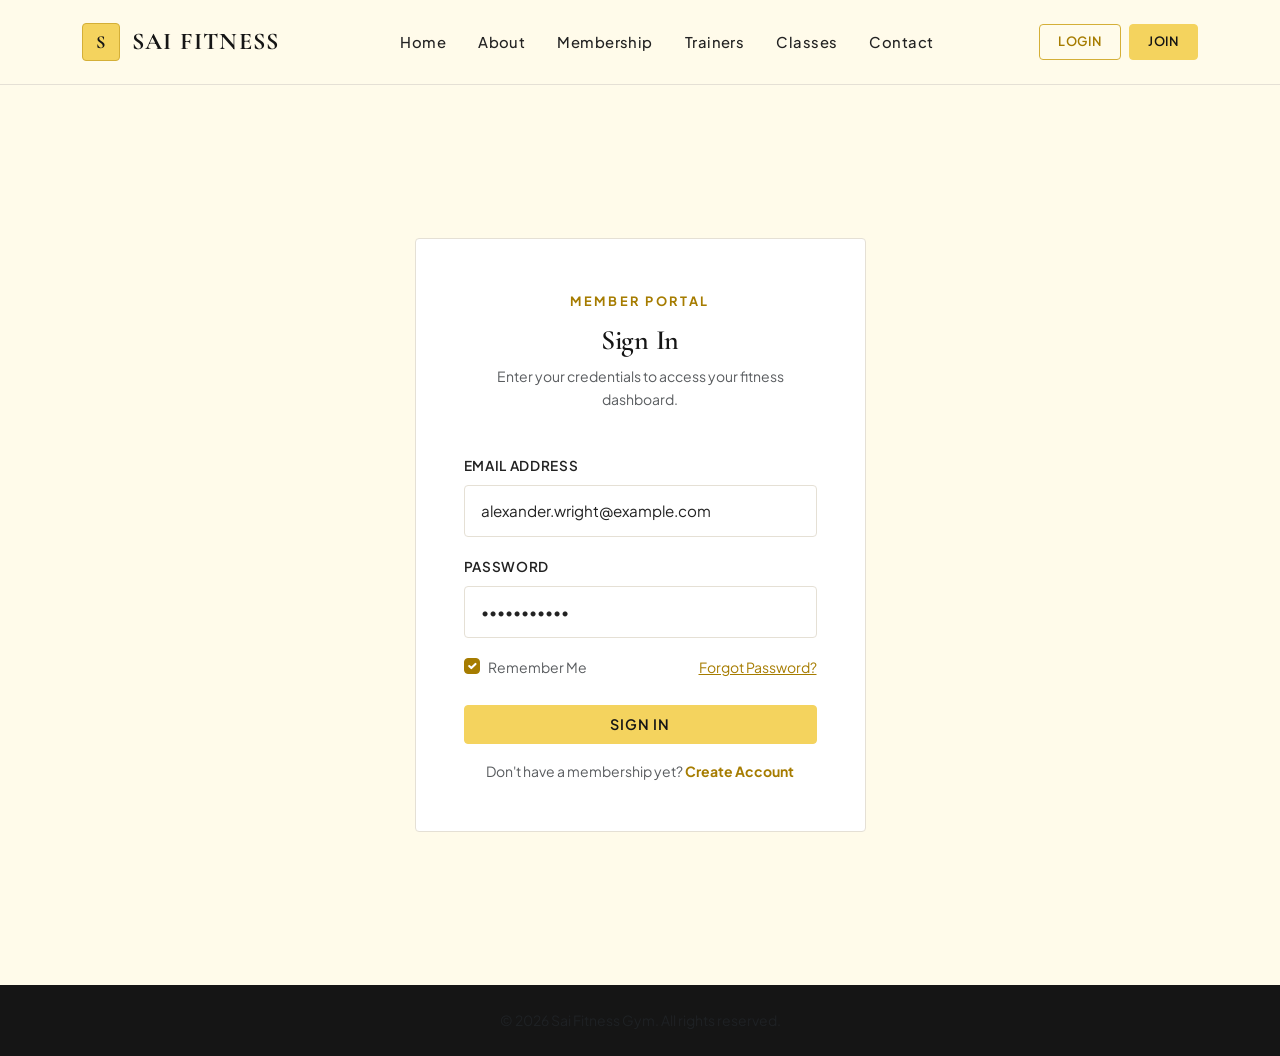
<file: login.html>
<!DOCTYPE html>
<html lang="en">
<head>
    <meta charset="UTF-8">
    <meta name="viewport" content="width=device-width, initial-scale=1.0">
    <title>Member Login | Sai Fitness Gym</title>
    <meta name="description" content="Member portal login for Sai Fitness Gym. Access your workout plans, attendance logs, and class bookings.">
    
    <link rel="preconnect" href="https://fonts.googleapis.com">
    <link rel="preconnect" href="https://fonts.gstatic.com" crossorigin>
    <link href="https://fonts.googleapis.com/css2?family=Cormorant+Garamond:ital,wght@0,400;0,500;0,600;0,700;1,400&family=Plus+Jakarta+Sans:wght@300;400;500;600;700&display=swap" rel="stylesheet">
    
    <link rel="stylesheet" href="https://cdn.jsdelivr.net/npm/bootstrap@5.3.3/dist/css/bootstrap.min.css">
    <link rel="stylesheet" href="https://cdn.jsdelivr.net/npm/bootstrap-icons@1.11.3/font/bootstrap-icons.min.css">

    <link rel="stylesheet" href="css/style.css">
    <link rel="stylesheet" href="css/components.css">
    <link rel="stylesheet" href="css/responsive.css">

    <script src="js/storage.js" defer></script>
    <script src="js/validation.js" defer></script>
    <script src="js/auth.js" defer></script>
    <script src="js/main.js" defer></script>
</head>
<body class="bg-pale-yellow">

    <!-- Header Navigation -->
    <header class="sticky-top">
        <nav class="navbar navbar-expand-lg site-navbar py-0">
            <div class="container">
                <a href="index.html" class="navbar-brand navbar-brand-logo">
                    <span class="brand-emblem-badge">S</span>
                    <span>SAI FITNESS</span>
                </a>

                <button class="navbar-toggler border-0" type="button" data-bs-toggle="collapse" data-bs-target="#saiNavbar" aria-controls="saiNavbar" aria-expanded="false" aria-label="Toggle navigation">
                    <span class="navbar-toggler-icon"></span>
                </button>

                <div class="collapse navbar-collapse" id="saiNavbar">
                    <ul class="navbar-nav mx-auto mb-2 mb-lg-0">
                        <li class="nav-item"><a href="index.html" class="nav-link">Home</a></li>
                        <li class="nav-item"><a href="about.html" class="nav-link">About</a></li>
                        <li class="nav-item"><a href="membership.html" class="nav-link">Membership</a></li>
                        <li class="nav-item"><a href="trainers.html" class="nav-link">Trainers</a></li>
                        <li class="nav-item"><a href="classes.html" class="nav-link">Classes</a></li>
                        <li class="nav-item"><a href="contact.html" class="nav-link">Contact</a></li>
                    </ul>

                    <div class="d-flex align-items-center gap-2">
                        <a href="login.html" class="btn btn-outline-primary btn-sm active">Login</a>
                        <a href="register.html" class="btn btn-primary btn-sm">Join</a>
                    </div>
                </div>
            </div>
        </nav>
    </header>

    <!-- Login Section -->
    <section class="section-padding min-vh-100 d-flex align-items-center">
        <div class="container">
            <div class="row justify-content-center">
                <div class="col-12 col-md-8 col-lg-5">
                    <div class="card card-luxury p-4 p-md-5">
                        <div class="text-center mb-4">
                            <span class="section-label">MEMBER PORTAL</span>
                            <h2 class="font-heading h3">Sign In</h2>
                            <p class="text-muted small">Enter your credentials to access your fitness dashboard.</p>
                        </div>

                        <form id="member-login-form" novalidate>
                            <div class="mb-3">
                                <label for="login-email" class="form-label">Email Address</label>
                                <input type="email" id="login-email" class="form-control" placeholder="alexander.wright@example.com" value="alexander.wright@example.com" required>
                            </div>

                            <div class="mb-3">
                                <label for="login-password" class="form-label">Password</label>
                                <input type="password" id="login-password" class="form-control" placeholder="••••••••" value="password123" required>
                            </div>

                            <div class="d-flex justify-content-between align-items-center mb-4">
                                <div class="form-check m-0">
                                    <input type="checkbox" id="login-remember" class="form-check-input" checked>
                                    <label for="login-remember" class="form-check-label small text-muted">Remember Me</label>
                                </div>
                                <a href="#" class="small text-gold-dark text-decoration-underline" data-bs-toggle="modal" data-bs-target="#modalForgotPass">Forgot Password?</a>
                            </div>

                            <button type="submit" class="btn btn-primary w-100 py-2 mb-3">Sign In</button>
                        </form>

                        <div class="text-center">
                            <p class="small text-muted m-0">Don't have a membership yet? <a href="register.html" class="text-gold-dark fw-bold">Create Account</a></p>
                        </div>
                    </div>
                </div>
            </div>
        </div>
    </section>

    <!-- Bootstrap Modal Forgot Password -->
    <div class="modal fade" id="modalForgotPass" tabindex="-1" aria-hidden="true">
        <div class="modal-dialog modal-dialog-centered">
            <div class="modal-content">
                <div class="modal-header">
                    <h5 class="modal-title">Reset Password</h5>
                    <button type="button" class="btn-close" data-bs-dismiss="modal" aria-label="Close"></button>
                </div>
                <div class="modal-body">
                    <p class="small text-muted mb-3">Enter your registered email address to receive password recovery instructions.</p>
                    <div class="mb-3">
                        <label class="form-label">Email Address</label>
                        <input type="email" class="form-control" placeholder="your.name@example.com">
                    </div>
                </div>
                <div class="modal-footer">
                    <button type="button" class="btn btn-outline-primary btn-sm" data-bs-dismiss="modal">Cancel</button>
                    <button type="button" class="btn btn-gold btn-sm" data-bs-dismiss="modal">Send Reset Instructions</button>
                </div>
            </div>
        </div>
    </div>

    <!-- Footer -->
    <footer class="site-footer py-4">
        <div class="container text-center">
            <p class="small text-muted mb-0">&copy; 2026 Sai Fitness Gym. All rights reserved.</p>
        </div>
    </footer>

    <script src="https://cdn.jsdelivr.net/npm/bootstrap@5.3.3/dist/js/bootstrap.bundle.min.js"></script>
</body>
</html>
</file>
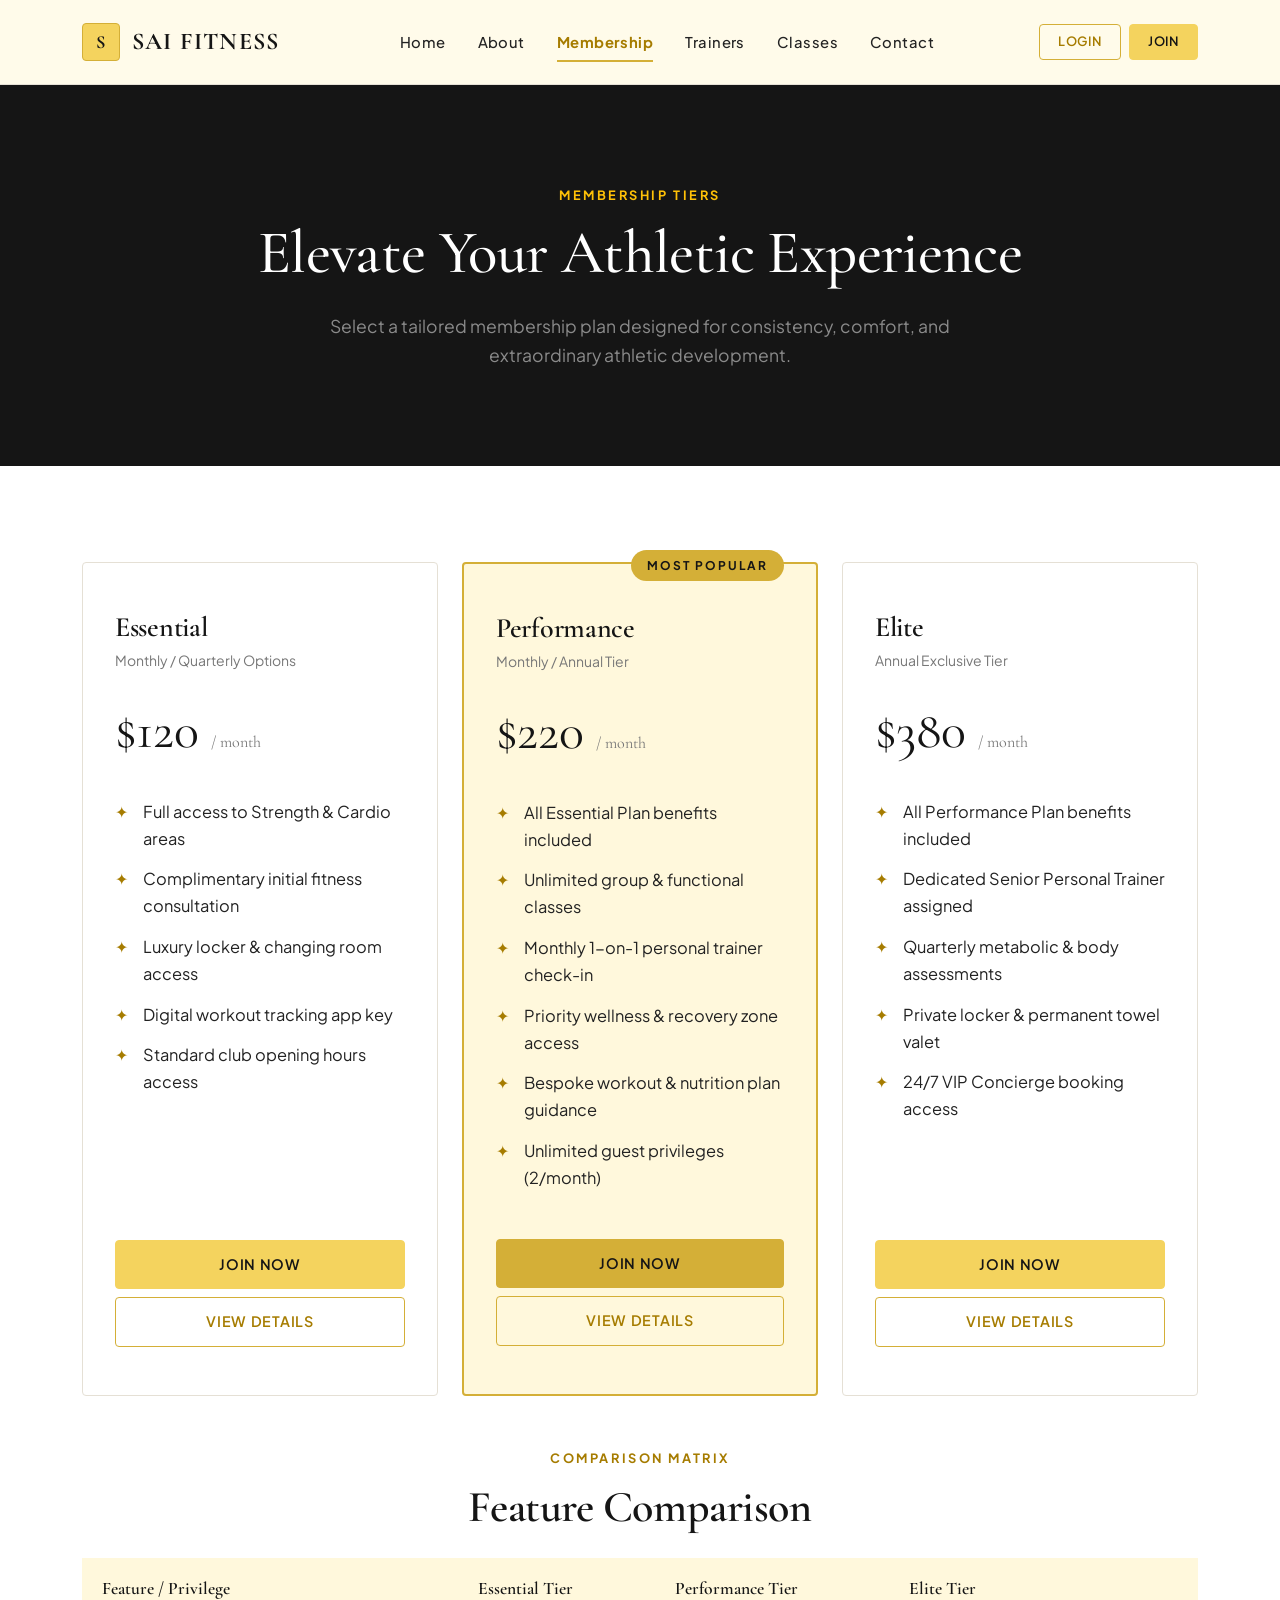
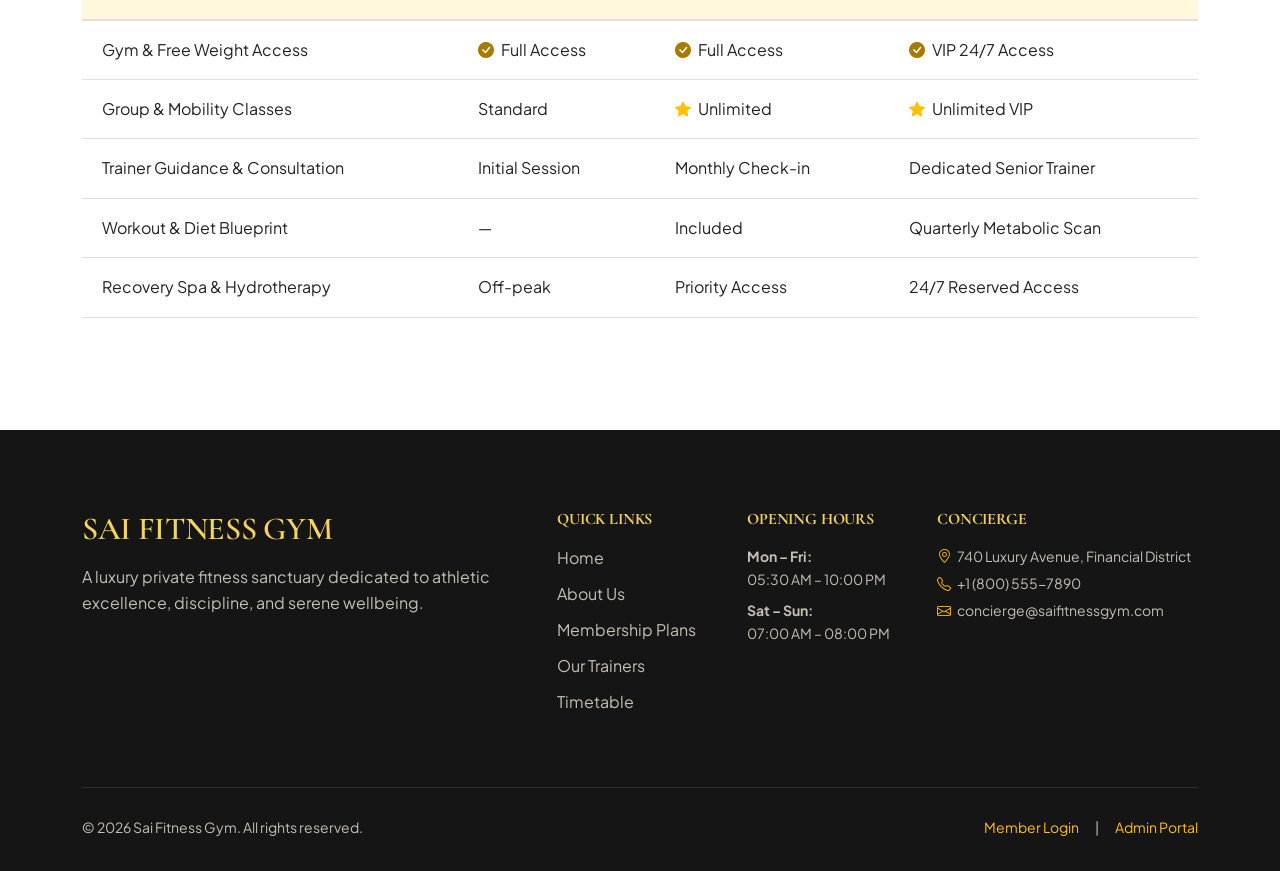
<file: membership.html>
<!DOCTYPE html>
<html lang="en">
<head>
    <meta charset="UTF-8">
    <meta name="viewport" content="width=device-width, initial-scale=1.0">
    <title>Membership Plans | Sai Fitness Gym</title>
    <meta name="description" content="Explore luxury membership tiers at Sai Fitness Gym. Access strength areas, small group classes, master trainers, and recovery suites.">
    
    <link rel="preconnect" href="https://fonts.googleapis.com">
    <link rel="preconnect" href="https://fonts.gstatic.com" crossorigin>
    <link href="https://fonts.googleapis.com/css2?family=Cormorant+Garamond:ital,wght@0,400;0,500;0,600;0,700;1,400&family=Plus+Jakarta+Sans:wght@300;400;500;600;700&display=swap" rel="stylesheet">
    
    <link rel="stylesheet" href="https://cdn.jsdelivr.net/npm/bootstrap@5.3.3/dist/css/bootstrap.min.css">
    <link rel="stylesheet" href="https://cdn.jsdelivr.net/npm/bootstrap-icons@1.11.3/font/bootstrap-icons.min.css">

    <link rel="stylesheet" href="css/style.css">
    <link rel="stylesheet" href="css/components.css">
    <link rel="stylesheet" href="css/responsive.css">

    <script src="js/storage.js" defer></script>
    <script src="js/validation.js" defer></script>
    <script src="js/main.js" defer></script>
</head>
<body class="bg-pale-yellow">

    <!-- Header Navigation -->
    <header class="sticky-top">
        <nav class="navbar navbar-expand-lg site-navbar py-0">
            <div class="container">
                <a href="index.html" class="navbar-brand navbar-brand-logo">
                    <span class="brand-emblem-badge">S</span>
                    <span>SAI FITNESS</span>
                </a>

                <button class="navbar-toggler border-0" type="button" data-bs-toggle="collapse" data-bs-target="#saiNavbar" aria-controls="saiNavbar" aria-expanded="false" aria-label="Toggle navigation">
                    <span class="navbar-toggler-icon"></span>
                </button>

                <div class="collapse navbar-collapse" id="saiNavbar">
                    <ul class="navbar-nav mx-auto mb-2 mb-lg-0">
                        <li class="nav-item"><a href="index.html" class="nav-link">Home</a></li>
                        <li class="nav-item"><a href="about.html" class="nav-link">About</a></li>
                        <li class="nav-item"><a href="membership.html" class="nav-link active">Membership</a></li>
                        <li class="nav-item"><a href="trainers.html" class="nav-link">Trainers</a></li>
                        <li class="nav-item"><a href="classes.html" class="nav-link">Classes</a></li>
                        <li class="nav-item"><a href="contact.html" class="nav-link">Contact</a></li>
                    </ul>

                    <div class="d-flex align-items-center gap-2">
                        <a href="login.html" class="btn btn-outline-primary btn-sm">Login</a>
                        <a href="register.html" class="btn btn-primary btn-sm">Join</a>
                    </div>
                </div>
            </div>
        </nav>
    </header>

    <!-- Page Header -->
    <section class="section-padding bg-soft-black text-center text-white">
        <div class="container">
            <span class="section-label text-warning">MEMBERSHIP TIERS</span>
            <h1 class="hero-title">Elevate Your Athletic Experience</h1>
            <p class="section-subtitle text-white-50">Select a tailored membership plan designed for consistency, comfort, and extraordinary athletic development.</p>
        </div>
    </section>

    <!-- Pricing Plans Section -->
    <section class="section-padding bg-white">
        <div class="container">
            <div class="row g-4 align-items-stretch mb-5">

                <!-- Essential Plan -->
                <div class="col-12 col-lg-4">
                    <div class="plan-card-luxury">
                        <div>
                            <h3 class="font-heading h3 mb-1">Essential</h3>
                            <p class="text-brand-muted small mb-3">Monthly / Quarterly Options</p>
                            <div class="plan-price-amount">$120 <span class="fs-6 text-brand-muted">/ month</span></div>
                            <ul class="bullet-list-luxury my-4">
                                <li>Full access to Strength & Cardio areas</li>
                                <li>Complimentary initial fitness consultation</li>
                                <li>Luxury locker & changing room access</li>
                                <li>Digital workout tracking app key</li>
                                <li>Standard club opening hours access</li>
                            </ul>
                        </div>
                        <div class="d-flex flex-column gap-2 mt-4">
                            <a href="register.html" class="btn btn-primary w-100">Join Now</a>
                            <button class="btn btn-outline-primary w-100" data-bs-toggle="modal" data-bs-target="#modalEssential">View Details</button>
                        </div>
                    </div>
                </div>

                <!-- Performance Plan -->
                <div class="col-12 col-lg-4">
                    <div class="plan-card-luxury featured">
                        <span class="plan-badge-gold">Most Popular</span>
                        <div>
                            <h3 class="font-heading h3 mb-1">Performance</h3>
                            <p class="text-brand-muted small mb-3">Monthly / Annual Tier</p>
                            <div class="plan-price-amount">$220 <span class="fs-6 text-brand-muted">/ month</span></div>
                            <ul class="bullet-list-luxury my-4">
                                <li>All Essential Plan benefits included</li>
                                <li>Unlimited group & functional classes</li>
                                <li>Monthly 1-on-1 personal trainer check-in</li>
                                <li>Priority wellness & recovery zone access</li>
                                <li>Bespoke workout & nutrition plan guidance</li>
                                <li>Unlimited guest privileges (2/month)</li>
                            </ul>
                        </div>
                        <div class="d-flex flex-column gap-2 mt-4">
                            <a href="register.html" class="btn btn-gold w-100">Join Now</a>
                            <button class="btn btn-outline-primary w-100" data-bs-toggle="modal" data-bs-target="#modalPerformance">View Details</button>
                        </div>
                    </div>
                </div>

                <!-- Elite Plan -->
                <div class="col-12 col-lg-4">
                    <div class="plan-card-luxury">
                        <div>
                            <h3 class="font-heading h3 mb-1">Elite</h3>
                            <p class="text-brand-muted small mb-3">Annual Exclusive Tier</p>
                            <div class="plan-price-amount">$380 <span class="fs-6 text-brand-muted">/ month</span></div>
                            <ul class="bullet-list-luxury my-4">
                                <li>All Performance Plan benefits included</li>
                                <li>Dedicated Senior Personal Trainer assigned</li>
                                <li>Quarterly metabolic & body assessments</li>
                                <li>Private locker & permanent towel valet</li>
                                <li>24/7 VIP Concierge booking access</li>
                            </ul>
                        </div>
                        <div class="d-flex flex-column gap-2 mt-4">
                            <a href="register.html" class="btn btn-primary w-100">Join Now</a>
                            <button class="btn btn-outline-primary w-100" data-bs-toggle="modal" data-bs-target="#modalElite">View Details</button>
                        </div>
                    </div>
                </div>

            </div>

            <!-- Comparison Table -->
            <div class="text-center mb-4">
                <span class="section-label">COMPARISON MATRIX</span>
                <h2 class="section-title">Feature Comparison</h2>
            </div>

            <div class="table-responsive">
                <table class="table table-luxury align-middle">
                    <thead>
                        <tr>
                            <th>Feature / Privilege</th>
                            <th>Essential Tier</th>
                            <th>Performance Tier</th>
                            <th>Elite Tier</th>
                        </tr>
                    </thead>
                    <tbody>
                        <tr>
                            <td>Gym & Free Weight Access</td>
                            <td><i class="bi bi-check-circle-fill text-gold-dark me-1"></i> Full Access</td>
                            <td><i class="bi bi-check-circle-fill text-gold-dark me-1"></i> Full Access</td>
                            <td><i class="bi bi-check-circle-fill text-gold-dark me-1"></i> VIP 24/7 Access</td>
                        </tr>
                        <tr>
                            <td>Group & Mobility Classes</td>
                            <td>Standard</td>
                            <td><i class="bi bi-star-fill text-warning me-1"></i> Unlimited</td>
                            <td><i class="bi bi-star-fill text-warning me-1"></i> Unlimited VIP</td>
                        </tr>
                        <tr>
                            <td>Trainer Guidance & Consultation</td>
                            <td>Initial Session</td>
                            <td>Monthly Check-in</td>
                            <td>Dedicated Senior Trainer</td>
                        </tr>
                        <tr>
                            <td>Workout & Diet Blueprint</td>
                            <td>—</td>
                            <td>Included</td>
                            <td>Quarterly Metabolic Scan</td>
                        </tr>
                        <tr>
                            <td>Recovery Spa & Hydrotherapy</td>
                            <td>Off-peak</td>
                            <td>Priority Access</td>
                            <td>24/7 Reserved Access</td>
                        </tr>
                    </tbody>
                </table>
            </div>
        </div>
    </section>

    <!-- Bootstrap Modals for Detail Viewing -->
    <div class="modal fade" id="modalEssential" tabindex="-1" aria-hidden="true">
        <div class="modal-dialog modal-dialog-centered">
            <div class="modal-content">
                <div class="modal-header">
                    <h5 class="modal-title">Essential Plan Details</h5>
                    <button type="button" class="btn-close" data-bs-dismiss="modal" aria-label="Close"></button>
                </div>
                <div class="modal-body">
                    <p>The Essential Plan is designed for self-directed athletes who require access to top-tier strength training and cardio machinery in a clean, quiet environment.</p>
                    <p class="text-gold-dark fw-bold">Includes complete locker amenities, complimentary espresso bar access, and standard opening hours entry.</p>
                </div>
                <div class="modal-footer">
                    <button type="button" class="btn btn-outline-primary btn-sm" data-bs-dismiss="modal">Close</button>
                    <a href="register.html" class="btn btn-primary btn-sm">Select Plan</a>
                </div>
            </div>
        </div>
    </div>

    <div class="modal fade" id="modalPerformance" tabindex="-1" aria-hidden="true">
        <div class="modal-dialog modal-dialog-centered">
            <div class="modal-content">
                <div class="modal-header">
                    <h5 class="modal-title">Performance Plan Details</h5>
                    <button type="button" class="btn-close" data-bs-dismiss="modal" aria-label="Close"></button>
                </div>
                <div class="modal-body">
                    <p>Our most popular tier for those who want structured group masterclasses, regular trainer consultations, and full wellness spa access.</p>
                    <p class="text-gold-dark fw-bold">Includes monthly body composition scans and 2 guest passes per calendar month.</p>
                </div>
                <div class="modal-footer">
                    <button type="button" class="btn btn-outline-primary btn-sm" data-bs-dismiss="modal">Close</button>
                    <a href="register.html" class="btn btn-gold btn-sm">Select Plan</a>
                </div>
            </div>
        </div>
    </div>

    <div class="modal fade" id="modalElite" tabindex="-1" aria-hidden="true">
        <div class="modal-dialog modal-dialog-centered">
            <div class="modal-content">
                <div class="modal-header">
                    <h5 class="modal-title">Elite Plan Details</h5>
                    <button type="button" class="btn-close" data-bs-dismiss="modal" aria-label="Close"></button>
                </div>
                <div class="modal-body">
                    <p>The pinnacle of bespoke luxury fitness. Limited to 50 active members per year, offering an assigned senior trainer, reserved private oak locker, and custom valet service.</p>
                </div>
                <div class="modal-footer">
                    <button type="button" class="btn btn-outline-primary btn-sm" data-bs-dismiss="modal">Close</button>
                    <a href="register.html" class="btn btn-primary btn-sm">Select Plan</a>
                </div>
            </div>
        </div>
    </div>

    <!-- Footer -->
    <footer class="site-footer">
        <div class="container">
            <div class="row g-4">
                <div class="col-12 col-lg-5">
                    <h3 class="font-heading h2 mb-3">SAI FITNESS GYM</h3>
                    <p class="pe-lg-4">A luxury private fitness sanctuary dedicated to athletic excellence, discipline, and serene wellbeing.</p>
                </div>

                <div class="col-12 col-sm-6 col-lg-2">
                    <h4 class="h6 text-uppercase fw-bold mb-3">Quick Links</h4>
                    <ul class="footer-link-list">
                        <li><a href="index.html">Home</a></li>
                        <li><a href="about.html">About Us</a></li>
                        <li><a href="membership.html">Membership Plans</a></li>
                        <li><a href="trainers.html">Our Trainers</a></li>
                        <li><a href="classes.html">Timetable</a></li>
                    </ul>
                </div>

                <div class="col-12 col-sm-6 col-lg-2">
                    <h4 class="h6 text-uppercase fw-bold mb-3">Opening Hours</h4>
                    <p class="small mb-2"><strong>Mon – Fri:</strong><br>05:30 AM – 10:00 PM</p>
                    <p class="small"><strong>Sat – Sun:</strong><br>07:00 AM – 08:00 PM</p>
                </div>

                <div class="col-12 col-lg-3">
                    <h4 class="h6 text-uppercase fw-bold mb-3">Concierge</h4>
                    <p class="small mb-1"><i class="bi bi-geo-alt me-1 text-warning"></i> 740 Luxury Avenue, Financial District</p>
                    <p class="small mb-1"><i class="bi bi-telephone me-1 text-warning"></i> +1 (800) 555-7890</p>
                    <p class="small"><i class="bi bi-envelope me-1 text-warning"></i> concierge@saifitnessgym.com</p>
                </div>
            </div>

            <div class="footer-divider d-flex flex-column flex-md-row justify-content-between align-items-center gap-3">
                <p class="small mb-0">&copy; 2026 Sai Fitness Gym. All rights reserved.</p>
                <div class="d-flex gap-3 small">
                    <a href="login.html" class="text-warning">Member Login</a>
                    <span>|</span>
                    <a href="admin-login.html" class="text-warning">Admin Portal</a>
                </div>
            </div>
        </div>
    </footer>

    <script src="https://cdn.jsdelivr.net/npm/bootstrap@5.3.3/dist/js/bootstrap.bundle.min.js"></script>
</body>
</html>
</file>
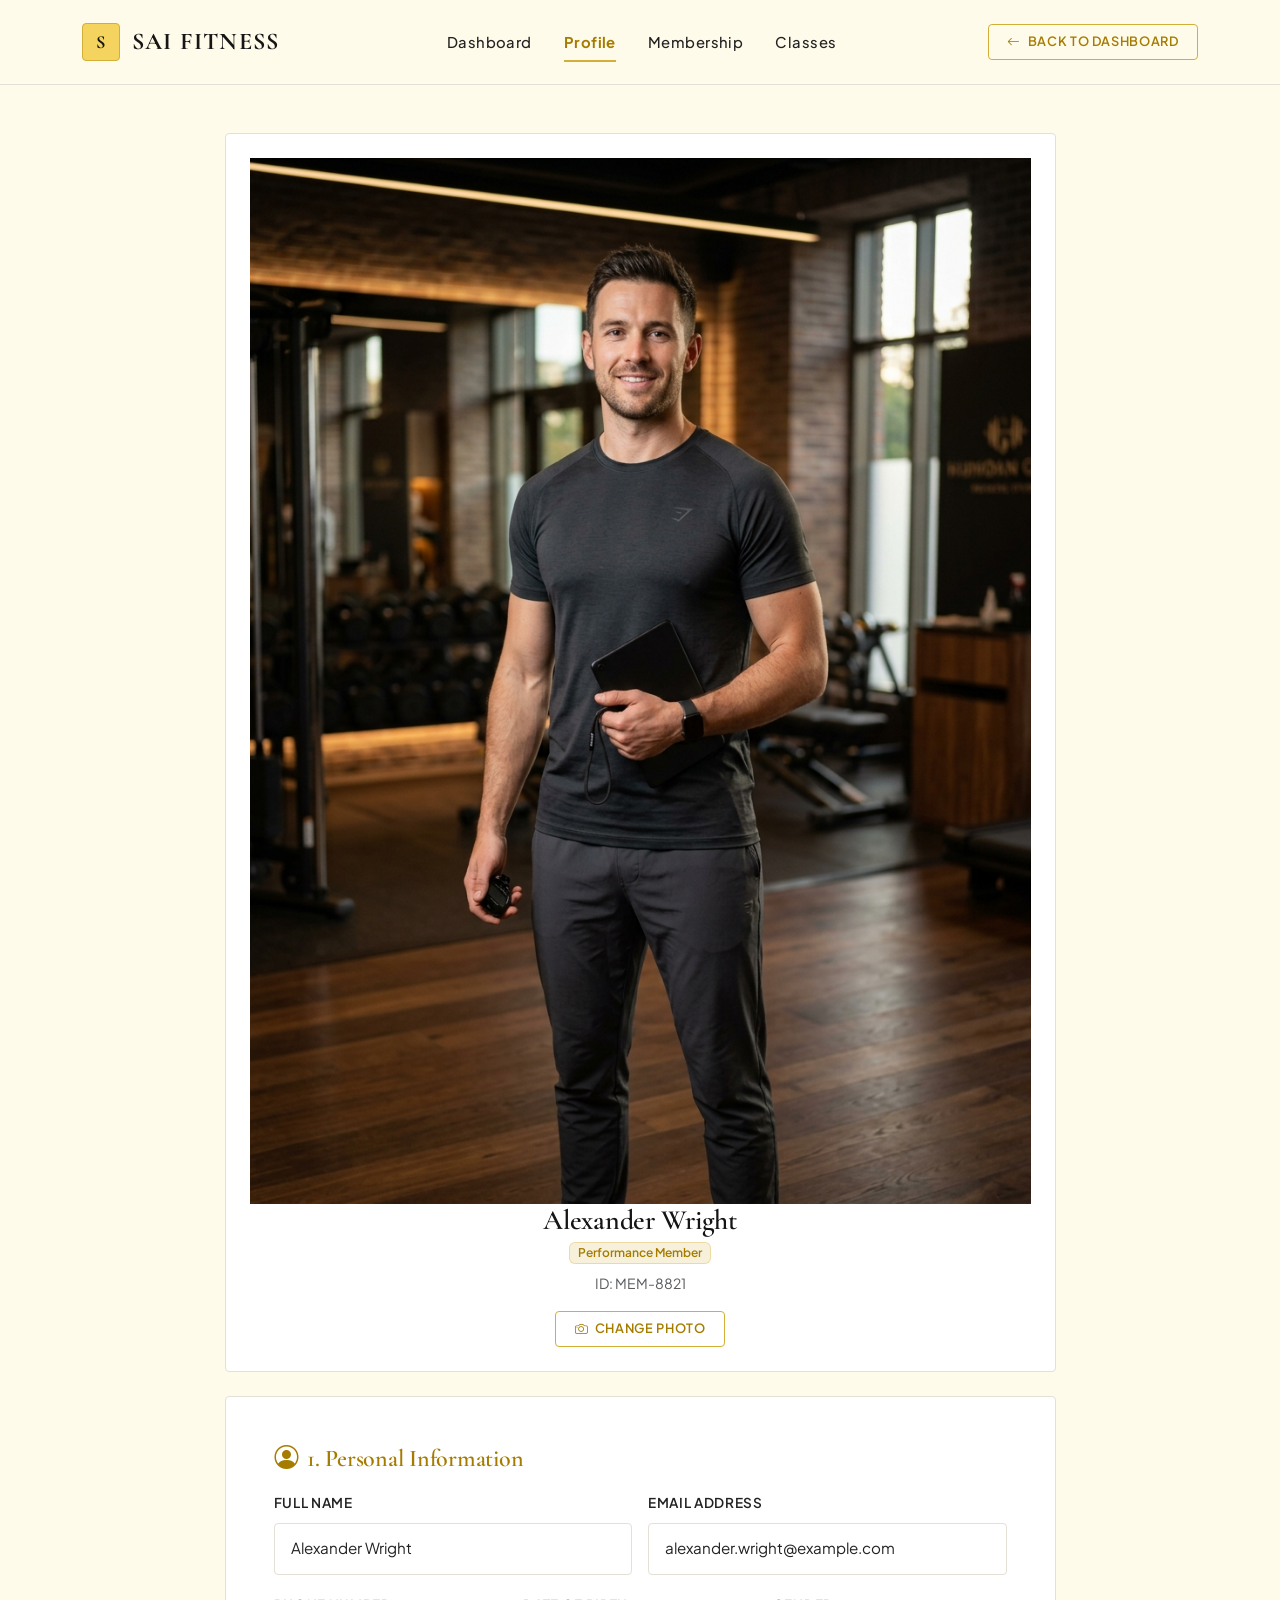
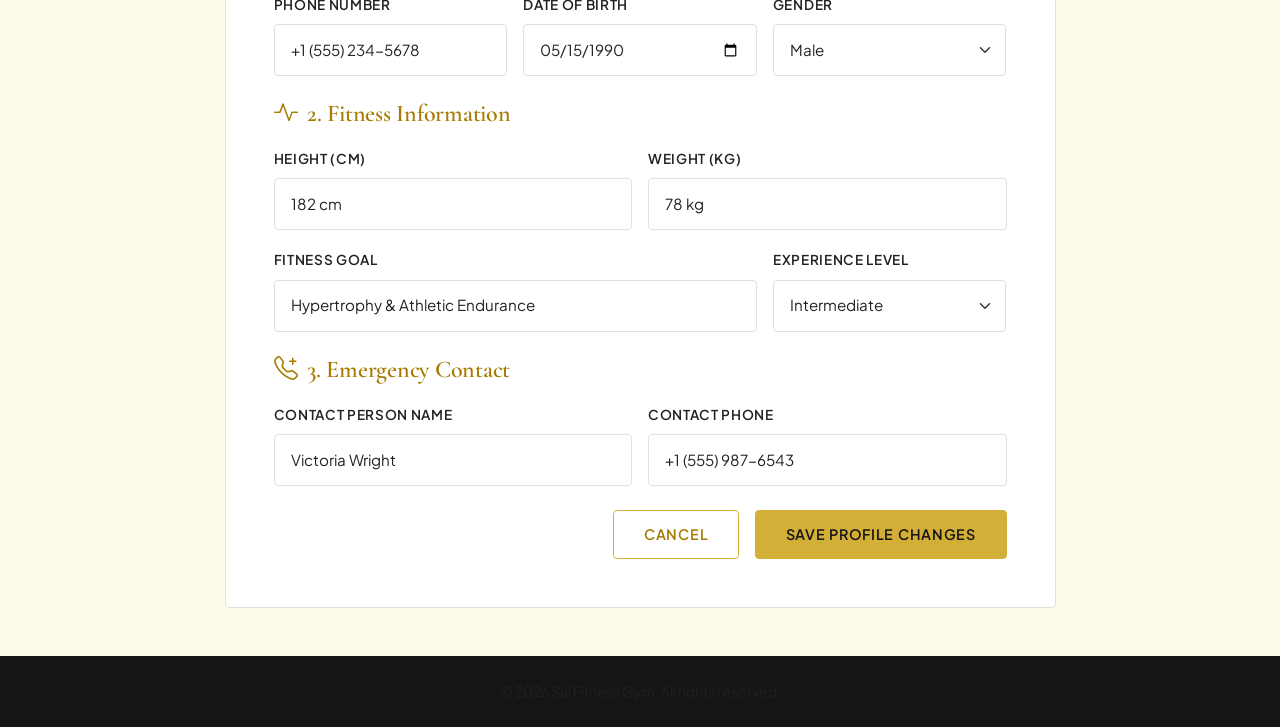
<file: profile.html>
<!DOCTYPE html>
<html lang="en">
<head>
    <meta charset="UTF-8">
    <meta name="viewport" content="width=device-width, initial-scale=1.0">
    <title>Member Profile | Sai Fitness Gym</title>
    <meta name="description" content="Dedicated profile management page for Sai Fitness Gym members. Update personal stats, emergency contact, and fitness goals.">
    
    <link rel="preconnect" href="https://fonts.googleapis.com">
    <link rel="preconnect" href="https://fonts.gstatic.com" crossorigin>
    <link href="https://fonts.googleapis.com/css2?family=Cormorant+Garamond:ital,wght@0,400;0,500;0,600;0,700;1,400&family=Plus+Jakarta+Sans:wght@300;400;500;600;700&display=swap" rel="stylesheet">
    
    <link rel="stylesheet" href="https://cdn.jsdelivr.net/npm/bootstrap@5.3.3/dist/css/bootstrap.min.css">
    <link rel="stylesheet" href="https://cdn.jsdelivr.net/npm/bootstrap-icons@1.11.3/font/bootstrap-icons.min.css">

    <link rel="stylesheet" href="css/style.css">
    <link rel="stylesheet" href="css/components.css">
    <link rel="stylesheet" href="css/responsive.css">

    <script src="js/storage.js" defer></script>
    <script src="js/validation.js" defer></script>
    <script src="js/auth.js" defer></script>
    <script src="js/main.js" defer></script>
    <script src="js/profile.js" defer></script>
</head>
<body class="bg-pale-yellow">

    <!-- Header Navigation -->
    <header class="sticky-top">
        <nav class="navbar navbar-expand-lg site-navbar py-0">
            <div class="container">
                <a href="index.html" class="navbar-brand navbar-brand-logo">
                    <span class="brand-emblem-badge">S</span>
                    <span>SAI FITNESS</span>
                </a>

                <button class="navbar-toggler border-0" type="button" data-bs-toggle="collapse" data-bs-target="#saiNavbar" aria-controls="saiNavbar" aria-expanded="false" aria-label="Toggle navigation">
                    <span class="navbar-toggler-icon"></span>
                </button>

                <div class="collapse navbar-collapse" id="saiNavbar">
                    <ul class="navbar-nav mx-auto mb-2 mb-lg-0">
                        <li class="nav-item"><a href="dashboard.html" class="nav-link">Dashboard</a></li>
                        <li class="nav-item"><a href="profile.html" class="nav-link active">Profile</a></li>
                        <li class="nav-item"><a href="membership.html" class="nav-link">Membership</a></li>
                        <li class="nav-item"><a href="classes.html" class="nav-link">Classes</a></li>
                    </ul>

                    <div class="d-flex align-items-center gap-2">
                        <a href="dashboard.html" class="btn btn-outline-primary btn-sm"><i class="bi bi-arrow-left me-1"></i> Back to Dashboard</a>
                    </div>
                </div>
            </div>
        </nav>
    </header>

    <!-- Profile Form Section -->
    <section class="section-padding py-5">
        <div class="container">
            <div class="row justify-content-center">
                <div class="col-12 col-lg-9">
                    
                    <!-- Avatar Header Card -->
                    <div class="card card-luxury p-4 mb-4 text-center">
                        <img src="assets/images/trainer1.jpg" alt="Profile Photo" class="dash-avatar" id="prof-avatar-img">
                        <h2 class="font-heading h3 mb-1" id="prof-display-name">Alexander Wright</h2>
                        <span class="badge badge-gold me-auto ms-auto mb-2" id="prof-display-plan">Performance Member</span>
                        <p class="small text-muted mb-3" id="prof-display-id">ID: MEM-8821</p>
                        <div class="d-flex justify-content-center">
                            <button class="btn btn-outline-primary btn-sm" id="btn-change-photo"><i class="bi bi-camera me-1"></i> Change Photo</button>
                        </div>
                        <input type="file" id="input-photo-file" accept="image/*" class="d-none">
                    </div>

                    <!-- Profile Form Card -->
                    <div class="card card-luxury p-4 p-md-5">
                        <form id="profile-edit-form" novalidate>
                            
                            <h3 class="font-heading h4 text-gold-dark mb-3"><i class="bi bi-person-circle me-1"></i> 1. Personal Information</h3>
                            <div class="row g-3 mb-3">
                                <div class="col-12 col-md-6">
                                    <label for="edit-fullname" class="form-label">Full Name</label>
                                    <input type="text" id="edit-fullname" class="form-control" required>
                                </div>
                                <div class="col-12 col-md-6">
                                    <label for="edit-email" class="form-label">Email Address</label>
                                    <input type="email" id="edit-email" class="form-control" required>
                                </div>
                            </div>

                            <div class="row g-3 mb-4">
                                <div class="col-12 col-md-4">
                                    <label for="edit-phone" class="form-label">Phone Number</label>
                                    <input type="tel" id="edit-phone" class="form-control">
                                </div>
                                <div class="col-12 col-md-4">
                                    <label for="edit-dob" class="form-label">Date of Birth</label>
                                    <input type="date" id="edit-dob" class="form-control">
                                </div>
                                <div class="col-12 col-md-4">
                                    <label for="edit-gender" class="form-label">Gender</label>
                                    <select id="edit-gender" class="form-select">
                                        <option value="Male">Male</option>
                                        <option value="Female">Female</option>
                                        <option value="Other">Other</option>
                                    </select>
                                </div>
                            </div>

                            <h3 class="font-heading h4 text-gold-dark mb-3"><i class="bi bi-activity me-1"></i> 2. Fitness Information</h3>
                            <div class="row g-3 mb-3">
                                <div class="col-12 col-md-6">
                                    <label for="edit-height" class="form-label">Height (cm)</label>
                                    <input type="text" id="edit-height" class="form-control" placeholder="e.g. 182 cm">
                                </div>
                                <div class="col-12 col-md-6">
                                    <label for="edit-weight" class="form-label">Weight (kg)</label>
                                    <input type="text" id="edit-weight" class="form-control" placeholder="e.g. 78 kg">
                                </div>
                            </div>

                            <div class="row g-3 mb-4">
                                <div class="col-12 col-md-8">
                                    <label for="edit-goal" class="form-label">Fitness Goal</label>
                                    <input type="text" id="edit-goal" class="form-control" placeholder="e.g. Hypertrophy & Athletic Endurance">
                                </div>
                                <div class="col-12 col-md-4">
                                    <label for="edit-exp" class="form-label">Experience Level</label>
                                    <select id="edit-exp" class="form-select">
                                        <option value="Beginner">Beginner</option>
                                        <option value="Intermediate">Intermediate</option>
                                        <option value="Advanced">Advanced</option>
                                    </select>
                                </div>
                            </div>

                            <h3 class="font-heading h4 text-gold-dark mb-3"><i class="bi bi-telephone-plus me-1"></i> 3. Emergency Contact</h3>
                            <div class="row g-3 mb-4">
                                <div class="col-12 col-md-6">
                                    <label for="edit-emerg-name" class="form-label">Contact Person Name</label>
                                    <input type="text" id="edit-emerg-name" class="form-control" placeholder="e.g. Victoria Wright">
                                </div>
                                <div class="col-12 col-md-6">
                                    <label for="edit-emerg-phone" class="form-label">Contact Phone</label>
                                    <input type="tel" id="edit-emerg-phone" class="form-control" placeholder="e.g. +1 (555) 987-6543">
                                </div>
                            </div>

                            <div class="d-flex gap-3 justify-content-end">
                                <a href="dashboard.html" class="btn btn-outline-primary">Cancel</a>
                                <button type="submit" class="btn btn-gold">Save Profile Changes</button>
                            </div>

                        </form>
                    </div>

                </div>
            </div>
        </div>
    </section>

    <!-- Footer -->
    <footer class="site-footer py-4">
        <div class="container text-center">
            <p class="small text-muted mb-0">&copy; 2026 Sai Fitness Gym. All rights reserved.</p>
        </div>
    </footer>

    <script src="https://cdn.jsdelivr.net/npm/bootstrap@5.3.3/dist/js/bootstrap.bundle.min.js"></script>
</body>
</html>
</file>
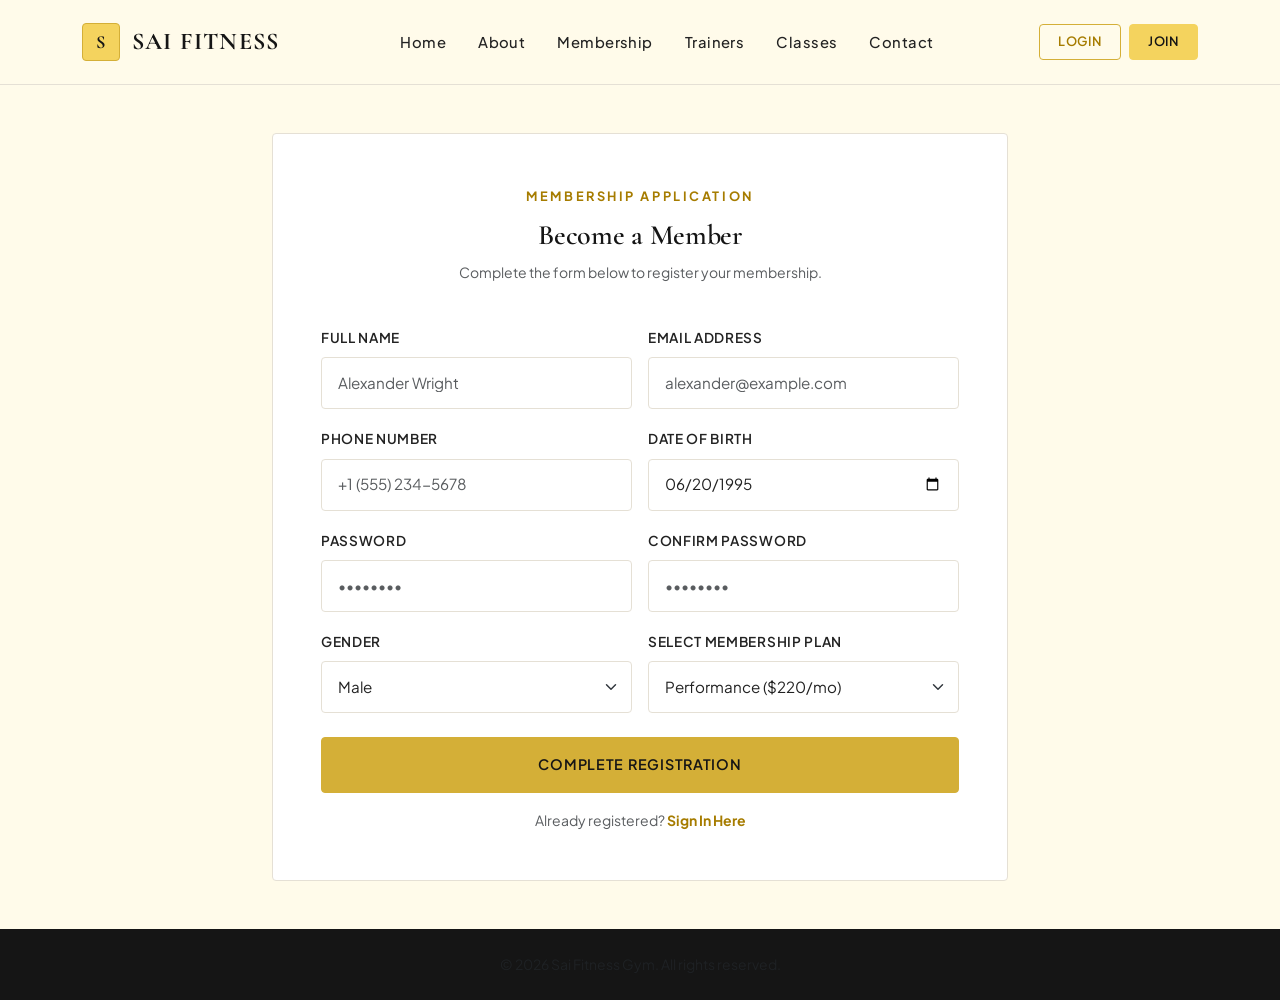
<file: register.html>
<!DOCTYPE html>
<html lang="en">
<head>
    <meta charset="UTF-8">
    <meta name="viewport" content="width=device-width, initial-scale=1.0">
    <title>Register | Sai Fitness Gym</title>
    <meta name="description" content="Apply for membership at Sai Fitness Gym. Experience exclusive private athletic facilities and bespoke master coaching.">
    
    <link rel="preconnect" href="https://fonts.googleapis.com">
    <link rel="preconnect" href="https://fonts.gstatic.com" crossorigin>
    <link href="https://fonts.googleapis.com/css2?family=Cormorant+Garamond:ital,wght@0,400;0,500;0,600;0,700;1,400&family=Plus+Jakarta+Sans:wght@300;400;500;600;700&display=swap" rel="stylesheet">
    
    <link rel="stylesheet" href="https://cdn.jsdelivr.net/npm/bootstrap@5.3.3/dist/css/bootstrap.min.css">
    <link rel="stylesheet" href="https://cdn.jsdelivr.net/npm/bootstrap-icons@1.11.3/font/bootstrap-icons.min.css">

    <link rel="stylesheet" href="css/style.css">
    <link rel="stylesheet" href="css/components.css">
    <link rel="stylesheet" href="css/responsive.css">

    <script src="js/storage.js" defer></script>
    <script src="js/validation.js" defer></script>
    <script src="js/auth.js" defer></script>
    <script src="js/main.js" defer></script>
</head>
<body class="bg-pale-yellow">

    <!-- Header Navigation -->
    <header class="sticky-top">
        <nav class="navbar navbar-expand-lg site-navbar py-0">
            <div class="container">
                <a href="index.html" class="navbar-brand navbar-brand-logo">
                    <span class="brand-emblem-badge">S</span>
                    <span>SAI FITNESS</span>
                </a>

                <button class="navbar-toggler border-0" type="button" data-bs-toggle="collapse" data-bs-target="#saiNavbar" aria-controls="saiNavbar" aria-expanded="false" aria-label="Toggle navigation">
                    <span class="navbar-toggler-icon"></span>
                </button>

                <div class="collapse navbar-collapse" id="saiNavbar">
                    <ul class="navbar-nav mx-auto mb-2 mb-lg-0">
                        <li class="nav-item"><a href="index.html" class="nav-link">Home</a></li>
                        <li class="nav-item"><a href="about.html" class="nav-link">About</a></li>
                        <li class="nav-item"><a href="membership.html" class="nav-link">Membership</a></li>
                        <li class="nav-item"><a href="trainers.html" class="nav-link">Trainers</a></li>
                        <li class="nav-item"><a href="classes.html" class="nav-link">Classes</a></li>
                        <li class="nav-item"><a href="contact.html" class="nav-link">Contact</a></li>
                    </ul>

                    <div class="d-flex align-items-center gap-2">
                        <a href="login.html" class="btn btn-outline-primary btn-sm">Login</a>
                        <a href="register.html" class="btn btn-primary btn-sm active">Join</a>
                    </div>
                </div>
            </div>
        </nav>
    </header>

    <!-- Register Section -->
    <section class="section-padding py-5">
        <div class="container">
            <div class="row justify-content-center">
                <div class="col-12 col-lg-8">
                    <div class="card card-luxury p-4 p-md-5">
                        <div class="text-center mb-4">
                            <span class="section-label">MEMBERSHIP APPLICATION</span>
                            <h2 class="font-heading h3">Become a Member</h2>
                            <p class="text-muted small">Complete the form below to register your membership.</p>
                        </div>

                        <form id="register-form" novalidate>
                            <div class="row g-3 mb-3">
                                <div class="col-12 col-md-6">
                                    <label for="reg-fullname" class="form-label">Full Name</label>
                                    <input type="text" id="reg-fullname" class="form-control" placeholder="Alexander Wright" required>
                                </div>
                                <div class="col-12 col-md-6">
                                    <label for="reg-email" class="form-label">Email Address</label>
                                    <input type="email" id="reg-email" class="form-control" placeholder="alexander@example.com" required>
                                </div>
                            </div>

                            <div class="row g-3 mb-3">
                                <div class="col-12 col-md-6">
                                    <label for="reg-phone" class="form-label">Phone Number</label>
                                    <input type="tel" id="reg-phone" class="form-control" placeholder="+1 (555) 234-5678" required>
                                </div>
                                <div class="col-12 col-md-6">
                                    <label for="reg-dob" class="form-label">Date of Birth</label>
                                    <input type="date" id="reg-dob" class="form-control" value="1995-06-20" required>
                                </div>
                            </div>

                            <div class="row g-3 mb-3">
                                <div class="col-12 col-md-6">
                                    <label for="reg-password" class="form-label">Password</label>
                                    <input type="password" id="reg-password" class="form-control" placeholder="••••••••" required>
                                </div>
                                <div class="col-12 col-md-6">
                                    <label for="reg-confirm" class="form-label">Confirm Password</label>
                                    <input type="password" id="reg-confirm" class="form-control" placeholder="••••••••" required>
                                </div>
                            </div>

                            <div class="row g-3 mb-4">
                                <div class="col-12 col-md-6">
                                    <label for="reg-gender" class="form-label">Gender</label>
                                    <select id="reg-gender" class="form-select">
                                        <option value="Male">Male</option>
                                        <option value="Female">Female</option>
                                        <option value="Prefer not to say">Prefer not to say</option>
                                    </select>
                                </div>
                                <div class="col-12 col-md-6">
                                    <label for="reg-plan" class="form-label">Select Membership Plan</label>
                                    <select id="reg-plan" class="form-select">
                                        <option value="Essential">Essential ($120/mo)</option>
                                        <option value="Performance" selected>Performance ($220/mo)</option>
                                        <option value="Elite">Elite ($380/mo)</option>
                                    </select>
                                </div>
                            </div>

                            <button type="submit" class="btn btn-gold w-100 py-3 mb-3">Complete Registration</button>
                        </form>

                        <div class="text-center">
                            <p class="small text-muted m-0">Already registered? <a href="login.html" class="text-gold-dark fw-bold">Sign In Here</a></p>
                        </div>
                    </div>
                </div>
            </div>
        </div>
    </section>

    <!-- Footer -->
    <footer class="site-footer py-4">
        <div class="container text-center">
            <p class="small text-muted mb-0">&copy; 2026 Sai Fitness Gym. All rights reserved.</p>
        </div>
    </footer>

    <script src="https://cdn.jsdelivr.net/npm/bootstrap@5.3.3/dist/js/bootstrap.bundle.min.js"></script>
</body>
</html>
</file>
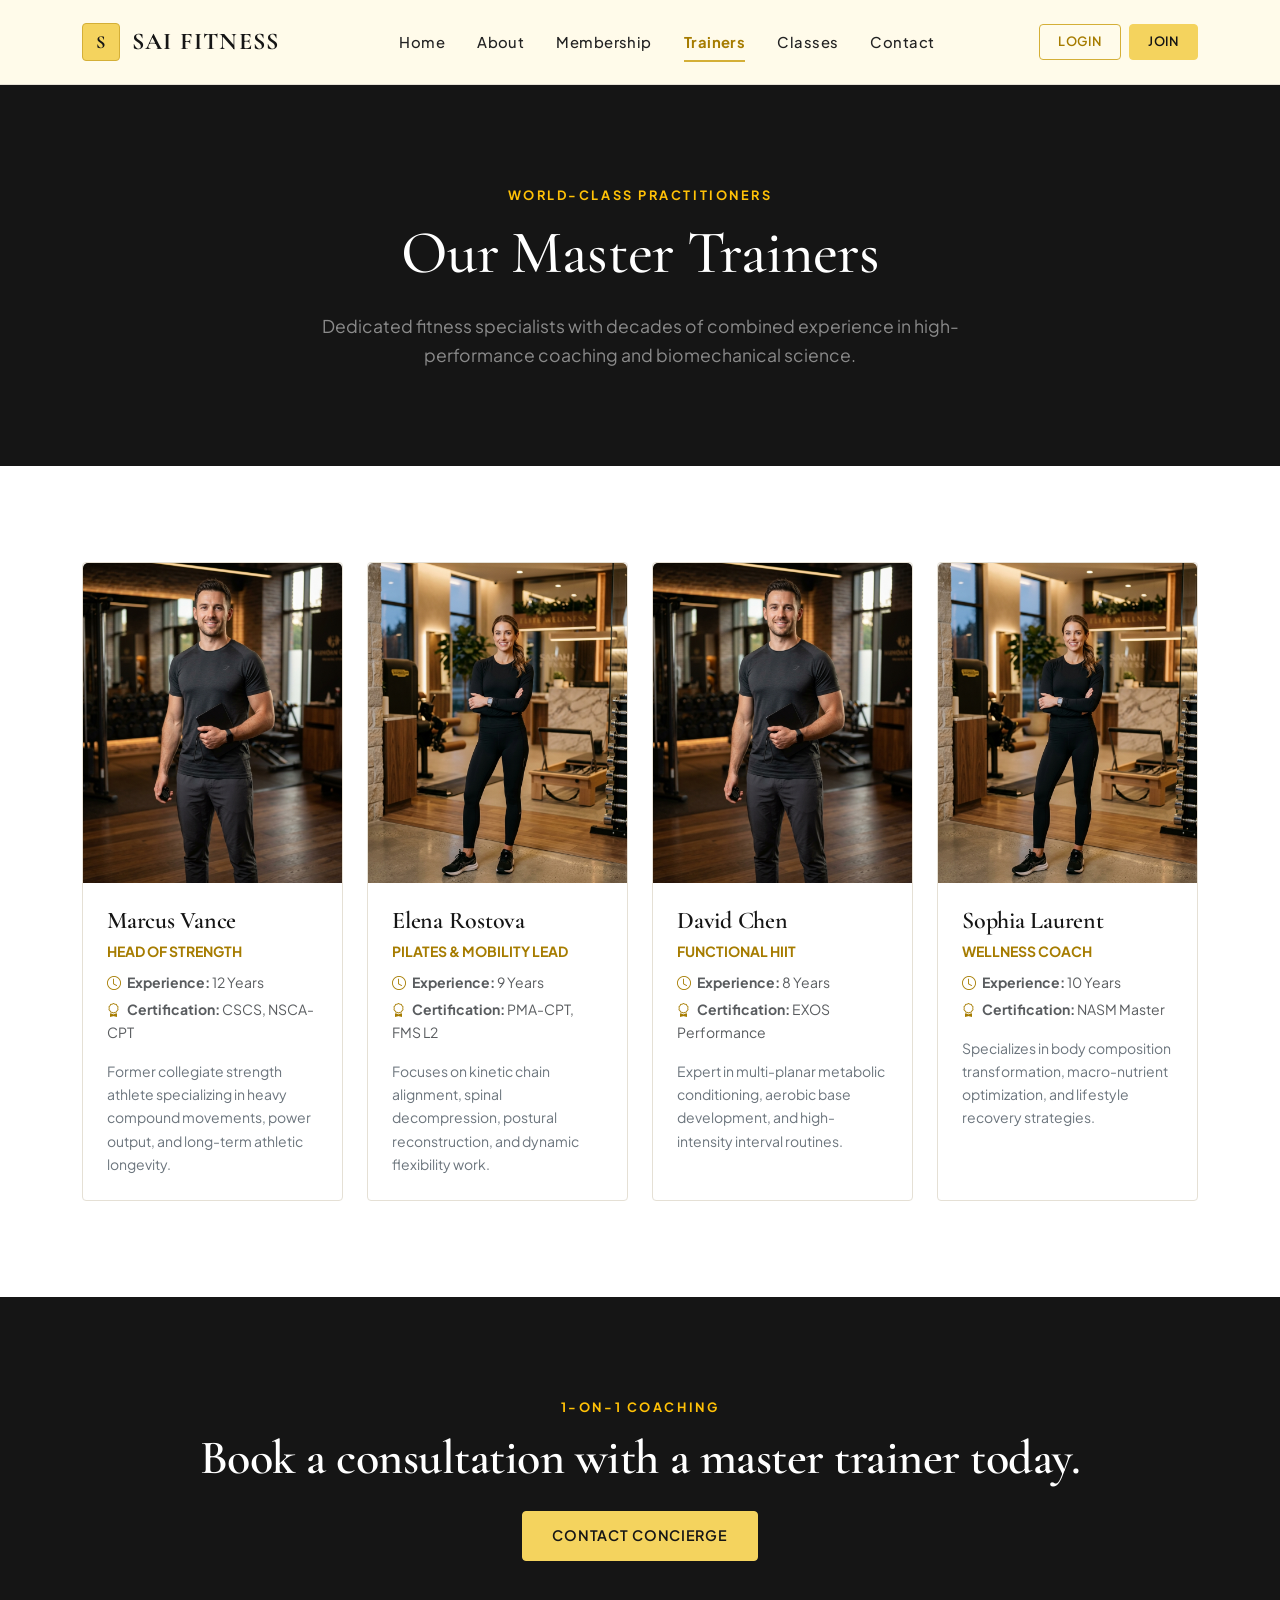
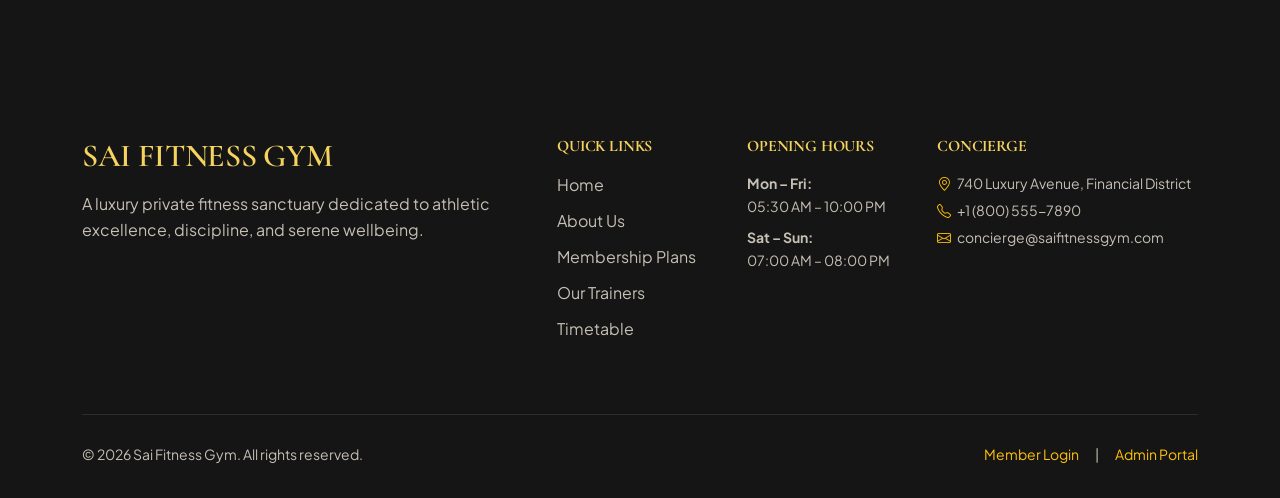
<file: trainers.html>
<!DOCTYPE html>
<html lang="en">
<head>
    <meta charset="UTF-8">
    <meta name="viewport" content="width=device-width, initial-scale=1.0">
    <title>Master Trainers | Sai Fitness Gym</title>
    <meta name="description" content="Meet our certified master trainers at Sai Fitness Gym specializing in strength, mobility, functional performance, and holistic wellness.">
    
    <link rel="preconnect" href="https://fonts.googleapis.com">
    <link rel="preconnect" href="https://fonts.gstatic.com" crossorigin>
    <link href="https://fonts.googleapis.com/css2?family=Cormorant+Garamond:ital,wght@0,400;0,500;0,600;0,700;1,400&family=Plus+Jakarta+Sans:wght@300;400;500;600;700&display=swap" rel="stylesheet">
    
    <link rel="stylesheet" href="https://cdn.jsdelivr.net/npm/bootstrap@5.3.3/dist/css/bootstrap.min.css">
    <link rel="stylesheet" href="https://cdn.jsdelivr.net/npm/bootstrap-icons@1.11.3/font/bootstrap-icons.min.css">

    <link rel="stylesheet" href="css/style.css">
    <link rel="stylesheet" href="css/components.css">
    <link rel="stylesheet" href="css/responsive.css">

    <script src="js/storage.js" defer></script>
    <script src="js/validation.js" defer></script>
    <script src="js/main.js" defer></script>
</head>
<body class="bg-pale-yellow">

    <!-- Header Navigation -->
    <header class="sticky-top">
        <nav class="navbar navbar-expand-lg site-navbar py-0">
            <div class="container">
                <a href="index.html" class="navbar-brand navbar-brand-logo">
                    <span class="brand-emblem-badge">S</span>
                    <span>SAI FITNESS</span>
                </a>

                <button class="navbar-toggler border-0" type="button" data-bs-toggle="collapse" data-bs-target="#saiNavbar" aria-controls="saiNavbar" aria-expanded="false" aria-label="Toggle navigation">
                    <span class="navbar-toggler-icon"></span>
                </button>

                <div class="collapse navbar-collapse" id="saiNavbar">
                    <ul class="navbar-nav mx-auto mb-2 mb-lg-0">
                        <li class="nav-item"><a href="index.html" class="nav-link">Home</a></li>
                        <li class="nav-item"><a href="about.html" class="nav-link">About</a></li>
                        <li class="nav-item"><a href="membership.html" class="nav-link">Membership</a></li>
                        <li class="nav-item"><a href="trainers.html" class="nav-link active">Trainers</a></li>
                        <li class="nav-item"><a href="classes.html" class="nav-link">Classes</a></li>
                        <li class="nav-item"><a href="contact.html" class="nav-link">Contact</a></li>
                    </ul>

                    <div class="d-flex align-items-center gap-2">
                        <a href="login.html" class="btn btn-outline-primary btn-sm">Login</a>
                        <a href="register.html" class="btn btn-primary btn-sm">Join</a>
                    </div>
                </div>
            </div>
        </nav>
    </header>

    <!-- Page Header -->
    <section class="section-padding bg-soft-black text-center text-white">
        <div class="container">
            <span class="section-label text-warning">WORLD-CLASS PRACTITIONERS</span>
            <h1 class="hero-title">Our Master Trainers</h1>
            <p class="section-subtitle text-white-50">Dedicated fitness specialists with decades of combined experience in high-performance coaching and biomechanical science.</p>
        </div>
    </section>

    <!-- Trainers Grid Section -->
    <section class="section-padding bg-white">
        <div class="container">
            <div class="row g-4">
                
                <!-- Trainer 1 -->
                <div class="col-12 col-md-6 col-lg-3">
                    <div class="card card-luxury overflow-hidden h-100">
                        <img src="assets/images/trainer1.jpg" alt="Marcus Vance" class="card-img-top trainer-portrait-img">
                        <div class="card-body p-4">
                            <h3 class="font-heading h4 mb-1">Marcus Vance</h3>
                            <p class="text-gold-dark fw-bold small text-uppercase mb-2">Head of Strength</p>
                            <p class="small text-muted mb-1"><i class="bi bi-clock me-1 text-gold-dark"></i> <strong>Experience:</strong> 12 Years</p>
                            <p class="small text-muted mb-3"><i class="bi bi-award me-1 text-gold-dark"></i> <strong>Certification:</strong> CSCS, NSCA-CPT</p>
                            <p class="small text-secondary mb-0">Former collegiate strength athlete specializing in heavy compound movements, power output, and long-term athletic longevity.</p>
                        </div>
                    </div>
                </div>

                <!-- Trainer 2 -->
                <div class="col-12 col-md-6 col-lg-3">
                    <div class="card card-luxury overflow-hidden h-100">
                        <img src="assets/images/trainer2.jpg" alt="Elena Rostova" class="card-img-top trainer-portrait-img">
                        <div class="card-body p-4">
                            <h3 class="font-heading h4 mb-1">Elena Rostova</h3>
                            <p class="text-gold-dark fw-bold small text-uppercase mb-2">Pilates & Mobility Lead</p>
                            <p class="small text-muted mb-1"><i class="bi bi-clock me-1 text-gold-dark"></i> <strong>Experience:</strong> 9 Years</p>
                            <p class="small text-muted mb-3"><i class="bi bi-award me-1 text-gold-dark"></i> <strong>Certification:</strong> PMA-CPT, FMS L2</p>
                            <p class="small text-secondary mb-0">Focuses on kinetic chain alignment, spinal decompression, postural reconstruction, and dynamic flexibility work.</p>
                        </div>
                    </div>
                </div>

                <!-- Trainer 3 -->
                <div class="col-12 col-md-6 col-lg-3">
                    <div class="card card-luxury overflow-hidden h-100">
                        <img src="assets/images/trainer1.jpg" alt="David Chen" class="card-img-top trainer-portrait-img">
                        <div class="card-body p-4">
                            <h3 class="font-heading h4 mb-1">David Chen</h3>
                            <p class="text-gold-dark fw-bold small text-uppercase mb-2">Functional HIIT</p>
                            <p class="small text-muted mb-1"><i class="bi bi-clock me-1 text-gold-dark"></i> <strong>Experience:</strong> 8 Years</p>
                            <p class="small text-muted mb-3"><i class="bi bi-award me-1 text-gold-dark"></i> <strong>Certification:</strong> EXOS Performance</p>
                            <p class="small text-secondary mb-0">Expert in multi-planar metabolic conditioning, aerobic base development, and high-intensity interval routines.</p>
                        </div>
                    </div>
                </div>

                <!-- Trainer 4 -->
                <div class="col-12 col-md-6 col-lg-3">
                    <div class="card card-luxury overflow-hidden h-100">
                        <img src="assets/images/trainer2.jpg" alt="Sophia Laurent" class="card-img-top trainer-portrait-img">
                        <div class="card-body p-4">
                            <h3 class="font-heading h4 mb-1">Sophia Laurent</h3>
                            <p class="text-gold-dark fw-bold small text-uppercase mb-2">Wellness Coach</p>
                            <p class="small text-muted mb-1"><i class="bi bi-clock me-1 text-gold-dark"></i> <strong>Experience:</strong> 10 Years</p>
                            <p class="small text-muted mb-3"><i class="bi bi-award me-1 text-gold-dark"></i> <strong>Certification:</strong> NASM Master</p>
                            <p class="small text-secondary mb-0">Specializes in body composition transformation, macro-nutrient optimization, and lifestyle recovery strategies.</p>
                        </div>
                    </div>
                </div>

            </div>
        </div>
    </section>

    <!-- Final CTA -->
    <section class="section-padding bg-soft-black text-center text-white">
        <div class="container">
            <span class="section-label text-warning">1-ON-1 COACHING</span>
            <h2 class="text-white display-5 font-heading mb-4">Book a consultation with a master trainer today.</h2>
            <a href="contact.html" class="btn btn-primary btn-lg">Contact Concierge</a>
        </div>
    </section>

    <!-- Footer -->
    <footer class="site-footer">
        <div class="container">
            <div class="row g-4">
                <div class="col-12 col-lg-5">
                    <h3 class="font-heading h2 mb-3">SAI FITNESS GYM</h3>
                    <p class="pe-lg-4">A luxury private fitness sanctuary dedicated to athletic excellence, discipline, and serene wellbeing.</p>
                </div>

                <div class="col-12 col-sm-6 col-lg-2">
                    <h4 class="h6 text-uppercase fw-bold mb-3">Quick Links</h4>
                    <ul class="footer-link-list">
                        <li><a href="index.html">Home</a></li>
                        <li><a href="about.html">About Us</a></li>
                        <li><a href="membership.html">Membership Plans</a></li>
                        <li><a href="trainers.html">Our Trainers</a></li>
                        <li><a href="classes.html">Timetable</a></li>
                    </ul>
                </div>

                <div class="col-12 col-sm-6 col-lg-2">
                    <h4 class="h6 text-uppercase fw-bold mb-3">Opening Hours</h4>
                    <p class="small mb-2"><strong>Mon – Fri:</strong><br>05:30 AM – 10:00 PM</p>
                    <p class="small"><strong>Sat – Sun:</strong><br>07:00 AM – 08:00 PM</p>
                </div>

                <div class="col-12 col-lg-3">
                    <h4 class="h6 text-uppercase fw-bold mb-3">Concierge</h4>
                    <p class="small mb-1"><i class="bi bi-geo-alt me-1 text-warning"></i> 740 Luxury Avenue, Financial District</p>
                    <p class="small mb-1"><i class="bi bi-telephone me-1 text-warning"></i> +1 (800) 555-7890</p>
                    <p class="small"><i class="bi bi-envelope me-1 text-warning"></i> concierge@saifitnessgym.com</p>
                </div>
            </div>

            <div class="footer-divider d-flex flex-column flex-md-row justify-content-between align-items-center gap-3">
                <p class="small mb-0">&copy; 2026 Sai Fitness Gym. All rights reserved.</p>
                <div class="d-flex gap-3 small">
                    <a href="login.html" class="text-warning">Member Login</a>
                    <span>|</span>
                    <a href="admin-login.html" class="text-warning">Admin Portal</a>
                </div>
            </div>
        </div>
    </footer>

    <script src="https://cdn.jsdelivr.net/npm/bootstrap@5.3.3/dist/js/bootstrap.bundle.min.js"></script>
</body>
</html>
</file>
<file: css/style.css>
/* ==========================================================================
   Sai Fitness Gym - Main Stylesheet (style.css)
   Bootstrap 5 Theme Overrides & Luxury Light-Yellow / Warm-Gold Brand System
   ========================================================================== */

@import url('https://fonts.googleapis.com/css2?family=Cormorant+Garamond:ital,wght@0,400;0,500;0,600;0,700;1,400&family=Plus+Jakarta+Sans:wght@300;400;500;600;700&display=swap');

:root {
    /* Sai Fitness Light-Yellow / Warm-Gold Palette */
    --color-primary-yellow: #F4D35E;
    --color-soft-cream: #FFF8DC;
    --color-pale-yellow: #FFFBEA;
    --color-gold: #D4AF37;
    --color-gold-dark: #A67C00;
    --color-charcoal: #222222;
    --color-soft-black: #151515;
    --color-white: #FFFFFF;
    --color-light-gray: #F5F5F5;
    --color-border: #E5E0D5;
    --color-muted: #777777;

    /* Typography */
    --font-heading: 'Cormorant Garamond', Georgia, serif;
    --font-body: 'Plus Jakarta Sans', -apple-system, BlinkMacSystemFont, 'Segoe UI', Roboto, sans-serif;

    /* Layout & Transitions */
    --header-height: 85px;
    --radius-sm: 4px;
    --radius-md: 8px;
    --radius-lg: 12px;
    --transition-fast: 0.2s ease;
    --transition-normal: 0.3s ease;
}

/* --- Base Typography & Reset Overrides --- */
body {
    font-family: var(--font-body);
    background-color: var(--color-pale-yellow);
    color: var(--color-charcoal);
    line-height: 1.65;
    -webkit-font-smoothing: antialiased;
}

h1, h2, h3, h4, h5, h6, .font-heading {
    font-family: var(--font-heading);
    font-weight: 600;
    color: var(--color-soft-black);
    letter-spacing: -0.01em;
}

a {
    color: inherit;
    text-decoration: none;
    transition: color var(--transition-fast);
}

a:hover {
    color: var(--color-gold-dark);
}

/* --- Bootstrap Utility & Theme Overrides --- */
.bg-pale-yellow { background-color: var(--color-pale-yellow) !important; }
.bg-soft-cream { background-color: var(--color-soft-cream) !important; }
.bg-soft-black { background-color: var(--color-soft-black) !important; color: var(--color-white) !important; }
.bg-brand-yellow { background-color: var(--color-primary-yellow) !important; color: var(--color-charcoal) !important; }

.text-gold { color: var(--color-gold) !important; }
.text-gold-dark { color: var(--color-gold-dark) !important; }
.text-charcoal { color: var(--color-charcoal) !important; }
.text-brand-muted { color: var(--color-muted) !important; }

.border-brand { border-color: var(--color-border) !important; }
.border-gold { border-color: var(--color-gold) !important; }

/* --- Section Styling --- */
.section-padding {
    padding: 6rem 0;
}

.section-label {
    display: inline-block;
    font-size: 0.8rem;
    text-transform: uppercase;
    letter-spacing: 0.2em;
    color: var(--color-gold-dark);
    font-weight: 700;
    margin-bottom: 0.75rem;
}

.section-title {
    font-size: 2.75rem;
    margin-bottom: 1rem;
}

.section-subtitle {
    font-size: 1.1rem;
    color: var(--color-muted);
    max-width: 680px;
    margin: 0 auto;
}

/* --- Header & Navbar --- */
.site-navbar {
    height: var(--header-height);
    background-color: rgba(255, 251, 234, 0.96);
    backdrop-filter: blur(10px);
    border-bottom: 1px solid var(--color-border);
    transition: background-color var(--transition-fast);
}

.navbar-brand-logo {
    display: flex;
    align-items: center;
    gap: 0.75rem;
    font-family: var(--font-heading);
    font-size: 1.5rem;
    font-weight: 700;
    letter-spacing: 0.05em;
    color: var(--color-soft-black);
}

.brand-emblem-badge {
    width: 38px;
    height: 38px;
    background-color: var(--color-primary-yellow);
    color: var(--color-soft-black);
    display: flex;
    align-items: center;
    justify-content: center;
    font-size: 1.15rem;
    font-weight: 700;
    border-radius: var(--radius-sm);
    border: 1px solid var(--color-gold);
}

.nav-link {
    font-size: 0.925rem;
    font-weight: 500;
    letter-spacing: 0.03em;
    color: var(--color-charcoal) !important;
    padding: 0.5rem 1rem !important;
    position: relative;
}

.nav-link::after {
    content: '';
    position: absolute;
    bottom: 0;
    left: 1rem;
    right: 1rem;
    height: 2px;
    background-color: var(--color-gold);
    width: 0%;
    transition: width var(--transition-fast);
}

.nav-link:hover::after,
.nav-link.active::after {
    width: calc(100% - 2rem);
}

.nav-link.active {
    color: var(--color-gold-dark) !important;
    font-weight: 700;
}

/* --- Hero Section --- */
.hero-section {
    position: relative;
    min-height: calc(100vh - var(--header-height));
    display: flex;
    align-items: center;
    background: linear-gradient(135deg, rgba(21, 21, 21, 0.85), rgba(34, 34, 34, 0.75)), url('../assets/images/hero.jpg') center/cover no-repeat;
    color: var(--color-white);
    padding: 4rem 0;
}

.hero-label {
    font-size: 0.85rem;
    text-transform: uppercase;
    letter-spacing: 0.25em;
    color: var(--color-primary-yellow);
    font-weight: 700;
    margin-bottom: 1rem;
    display: inline-block;
}

.hero-title {
    font-size: 3.8rem;
    font-weight: 500;
    line-height: 1.15;
    color: var(--color-white);
    margin-bottom: 1.5rem;
}

.hero-subtitle {
    font-size: 1.2rem;
    color: #e5e0d5;
    margin-bottom: 2.5rem;
    max-width: 620px;
}

/* --- Editorial Layouts --- */
.editorial-image-frame {
    position: relative;
}

.editorial-image-frame img {
    border-radius: var(--radius-sm);
    box-shadow: 0 12px 30px rgba(0,0,0,0.08);
}

.editorial-image-frame::before {
    content: '';
    position: absolute;
    top: -12px;
    left: -12px;
    right: 12px;
    bottom: 12px;
    border: 2px solid var(--color-gold);
    border-radius: var(--radius-sm);
    z-index: -1;
}

.bullet-list-luxury {
    list-style: none;
    padding-left: 0;
}

.bullet-list-luxury li {
    position: relative;
    padding-left: 1.75rem;
    margin-bottom: 0.85rem;
    font-size: 1.025rem;
}

.bullet-list-luxury li::before {
    content: '✦';
    position: absolute;
    left: 0;
    color: var(--color-gold-dark);
}

/* --- Approach & Facility Cards --- */
.card-luxury {
    background-color: var(--color-white);
    border: 1px solid var(--color-border);
    border-radius: var(--radius-sm);
    transition: transform var(--transition-fast), border-color var(--transition-fast);
}

.card-luxury:hover {
    border-color: var(--color-gold);
}

.approach-num {
    font-family: var(--font-heading);
    font-size: 2.25rem;
    color: var(--color-gold-dark);
    margin-bottom: 0.75rem;
}

/* --- Pricing Cards --- */
.plan-card-luxury {
    background-color: var(--color-white);
    border: 1px solid var(--color-border);
    border-radius: var(--radius-sm);
    padding: 3rem 2rem;
    position: relative;
    display: flex;
    flex-direction: column;
    justify-content: space-between;
    height: 100%;
}

.plan-card-luxury.featured {
    border: 2px solid var(--color-gold);
    background-color: var(--color-soft-cream);
}

.plan-badge-gold {
    position: absolute;
    top: -14px;
    right: 2rem;
    background-color: var(--color-gold);
    color: var(--color-soft-black);
    font-size: 0.75rem;
    text-transform: uppercase;
    letter-spacing: 0.15em;
    padding: 0.35rem 1rem;
    border-radius: 20px;
    font-weight: 700;
}

.plan-price-amount {
    font-family: var(--font-heading);
    font-size: 3.25rem;
    color: var(--color-soft-black);
}

/* --- Footer --- */
.site-footer {
    background-color: var(--color-soft-black);
    color: #c5bfb4;
    padding: 5rem 0 2rem 0;
}

.site-footer h3, .site-footer h4 {
    color: var(--color-primary-yellow);
}

.footer-link-list {
    list-style: none;
    padding: 0;
}

.footer-link-list li {
    margin-bottom: 0.6rem;
}

.footer-link-list a {
    color: #c5bfb4;
}

.footer-link-list a:hover {
    color: var(--color-primary-yellow);
}

.footer-divider {
    border-top: 1px solid rgba(255, 255, 255, 0.1);
    margin-top: 3.5rem;
    padding-top: 1.75rem;
}
</file>
<file: css/components.css>
/* ==========================================================================
   Sai Fitness Gym - Components Stylesheet (components.css)
   Bootstrap 5 Overrides & Custom Component System
   ========================================================================== */

/* --- Layout & Image Helpers --- */
.max-w-440 { max-width: 440px; margin-left: auto; margin-right: auto; }
.max-w-480 { max-width: 480px; margin-left: auto; margin-right: auto; }
.max-w-600 { max-width: 600px; margin-left: auto; margin-right: auto; }
.max-w-680 { max-width: 680px; margin-left: auto; margin-right: auto; }
.max-w-800 { max-width: 800px; margin-left: auto; margin-right: auto; }
.max-w-200 { max-width: 200px; }

.facility-card-img { height: 240px; object-fit: cover; }
.trainer-card-img { height: 300px; object-fit: cover; }
.trainer-portrait-img { height: 320px; object-fit: cover; }
.progress-water-track { height: 12px; }
.progress-water-val { width: 65%; }

/* --- Buttons --- */
.btn {
    padding: 0.8rem 1.85rem;
    font-family: var(--font-body);
    font-size: 0.9rem;
    font-weight: 600;
    letter-spacing: 0.05em;
    text-transform: uppercase;
    border-radius: var(--radius-sm);
    transition: all var(--transition-fast);
}

.btn-primary {
    background-color: var(--color-primary-yellow) !important;
    color: var(--color-soft-black) !important;
    border-color: var(--color-primary-yellow) !important;
}

.btn-primary:hover, .btn-primary:focus {
    background-color: var(--color-gold) !important;
    border-color: var(--color-gold) !important;
    color: var(--color-soft-black) !important;
}

.btn-gold {
    background-color: var(--color-gold) !important;
    color: var(--color-soft-black) !important;
    border-color: var(--color-gold) !important;
}

.btn-gold:hover {
    background-color: var(--color-gold-dark) !important;
    border-color: var(--color-gold-dark) !important;
    color: var(--color-white) !important;
}

.btn-outline-primary {
    color: var(--color-gold-dark) !important;
    border-color: var(--color-gold) !important;
    background-color: transparent !important;
}

.btn-outline-primary:hover {
    background-color: var(--color-gold) !important;
    color: var(--color-soft-black) !important;
}

.btn-dark {
    background-color: var(--color-soft-black) !important;
    color: var(--color-white) !important;
    border-color: var(--color-soft-black) !important;
}

.btn-dark:hover {
    background-color: var(--color-charcoal) !important;
    border-color: var(--color-charcoal) !important;
}

.btn-sm {
    padding: 0.45rem 1.15rem;
    font-size: 0.8rem;
}

/* --- Badges --- */
.badge-gold {
    background-color: rgba(212, 175, 55, 0.18);
    color: var(--color-gold-dark);
    border: 1px solid rgba(212, 175, 55, 0.35);
    font-weight: 600;
}

.badge-yellow {
    background-color: var(--color-soft-cream);
    color: var(--color-soft-black);
    border: 1px solid var(--color-primary-yellow);
    font-weight: 600;
}

/* --- Form Controls --- */
.form-control, .form-select {
    padding: 0.85rem 1rem;
    font-family: var(--font-body);
    font-size: 0.95rem;
    background-color: var(--color-white);
    border: 1px solid var(--color-border);
    border-radius: var(--radius-sm);
    color: var(--color-charcoal);
}

.form-control:focus, .form-select:focus {
    border-color: var(--color-gold);
    box-shadow: 0 0 0 0.25rem rgba(212, 175, 55, 0.2);
}

.form-label {
    font-size: 0.85rem;
    font-weight: 600;
    text-transform: uppercase;
    letter-spacing: 0.05em;
    color: var(--color-charcoal);
    margin-bottom: 0.5rem;
}

.form-check-input:checked {
    background-color: var(--color-gold-dark);
    border-color: var(--color-gold-dark);
}

/* --- Luxury Tables --- */
.table-luxury {
    width: 100%;
    border-collapse: collapse;
}

.table-luxury th {
    background-color: var(--color-soft-cream);
    color: var(--color-soft-black);
    font-family: var(--font-heading);
    font-size: 1.1rem;
    font-weight: 600;
    padding: 1rem 1.25rem;
    border-bottom: 2px solid var(--color-border);
}

.table-luxury td {
    padding: 1rem 1.25rem;
    border-bottom: 1px solid var(--color-border);
    color: var(--color-charcoal);
}

/* --- Bootstrap Modals --- */
.modal-content {
    border-radius: var(--radius-sm);
    border: 1px solid var(--color-border);
    box-shadow: 0 20px 40px rgba(0,0,0,0.15);
}

.modal-header {
    background-color: var(--color-pale-yellow);
    border-bottom: 1px solid var(--color-border);
}

.modal-title {
    font-family: var(--font-heading);
    color: var(--color-soft-black);
    font-size: 1.75rem;
}

.modal-footer {
    border-top: 1px solid var(--color-border);
}

/* --- Toast Notifications --- */
.toast-container {
    position: fixed;
    bottom: 2rem;
    right: 2rem;
    z-index: 3000;
}

.toast {
    background-color: var(--color-soft-black);
    color: var(--color-white);
    border-left: 4px solid var(--color-gold);
    border-radius: var(--radius-sm);
    padding: 1rem 1.25rem;
}

.toast-success { border-left-color: #34A853; }
.toast-error { border-left-color: #EA4335; }
.toast-info { border-left-color: var(--color-primary-yellow); }

/* --- Filter Pills --- */
.filter-btn {
    background-color: var(--color-white);
    border: 1px solid var(--color-border);
    color: var(--color-muted);
    padding: 0.5rem 1.25rem;
    font-size: 0.85rem;
    font-weight: 600;
    text-transform: uppercase;
    letter-spacing: 0.05em;
    border-radius: var(--radius-sm);
    cursor: pointer;
}

.filter-btn:hover, .filter-btn.active {
    background-color: var(--color-primary-yellow);
    color: var(--color-soft-black);
    border-color: var(--color-gold);
}
</file>
<file: css/responsive.css>
/* ==========================================================================
   Sai Fitness Gym - Responsive Stylesheet (responsive.css)
   Bootstrap 5 Layout Integration & Device Breakpoints
   ========================================================================== */

@media (max-width: 1024px) {
    .hero-title {
        font-size: 3rem;
    }

    .dash-layout, .admin-layout {
        flex-direction: column;
    }

    .dash-sidebar, .admin-sidebar {
        width: 100%;
        padding: 1.5rem;
    }

    .dash-nav, .admin-nav {
        flex-direction: row;
        overflow-x: auto;
        padding-bottom: 0.5rem;
    }

    .dash-nav-item, .admin-nav-item {
        white-space: nowrap;
    }

    .dash-main, .admin-main {
        padding: 1.5rem;
    }
}

@media (max-width: 768px) {
    :root {
        --header-height: 75px;
    }

    .hero-title {
        font-size: 2.35rem;
    }

    .section-title {
        font-size: 2.15rem;
    }
}

@media (max-width: 480px) {
    .section-padding {
        padding: 4rem 0;
    }

    .hero-title {
        font-size: 1.95rem;
    }
}
</file>
<file: css/admin.css>
/* ==========================================================================
   Sai Fitness Gym - Admin Dashboard Stylesheet (admin.css)
   Bootstrap 5 Layout & Admin Management Panel
   ========================================================================== */

.admin-layout {
    display: flex;
    min-height: 100vh;
    background-color: var(--color-pale-yellow);
}

.admin-sidebar {
    width: 280px;
    background-color: var(--color-soft-black);
    color: var(--color-white);
    padding: 2.5rem 1.5rem;
    flex-shrink: 0;
}

.admin-brand {
    font-family: var(--font-heading);
    font-size: 1.5rem;
    color: var(--color-primary-yellow);
    margin-bottom: 2rem;
    padding-bottom: 1.5rem;
    border-bottom: 1px solid rgba(255, 255, 255, 0.1);
}

.admin-nav {
    list-style: none;
    padding: 0;
    margin: 0;
    display: flex;
    flex-direction: column;
    gap: 0.5rem;
}

.admin-nav-item {
    padding: 0.85rem 1.25rem;
    color: #d8d2c6;
    font-size: 0.95rem;
    border-radius: var(--radius-sm);
    cursor: pointer;
    transition: var(--transition-fast);
}

.admin-nav-item:hover, .admin-nav-item.active {
    background-color: rgba(244, 211, 94, 0.15);
    color: var(--color-primary-yellow);
}

.admin-nav-item.active {
    border-left: 4px solid var(--color-gold);
    font-weight: 700;
}

.admin-main {
    flex-grow: 1;
    padding: 3rem;
    overflow-y: auto;
}

.admin-section {
    display: none;
}

.admin-section.active {
    display: block;
}

.chart-card-luxury {
    background-color: var(--color-white);
    border: 1px solid var(--color-border);
    padding: 2rem;
    border-radius: var(--radius-sm);
    margin-bottom: 2rem;
}

.css-bar-chart {
    display: flex;
    align-items: flex-end;
    gap: 1.5rem;
    height: 220px;
    padding-top: 2rem;
    border-bottom: 2px solid var(--color-border);
}

.bar-item {
    flex: 1;
    display: flex;
    flex-direction: column;
    align-items: center;
    height: 100%;
    justify-content: flex-end;
}

.bar-fill {
    width: 100%;
    max-width: 45px;
    background-color: var(--color-gold);
    border-radius: var(--radius-sm) var(--radius-sm) 0 0;
    position: relative;
    transition: height var(--transition-normal);
}

.bar-fill::after {
    content: attr(data-val);
    position: absolute;
    top: -24px;
    left: 50%;
    transform: translateX(-50%);
    font-size: 0.75rem;
    font-weight: 700;
    color: var(--color-soft-black);
}

.bar-label {
    margin-top: 0.75rem;
    font-size: 0.8rem;
    color: var(--color-muted);
}
</file>
<file: css/dashboard.css>
/* ==========================================================================
   Sai Fitness Gym - Member Dashboard Stylesheet (dashboard.css)
   Bootstrap 5 Layout & Custom Dashboard Elements
   ========================================================================== */

.dash-layout {
    display: flex;
    min-height: calc(100vh - var(--header-height));
    background-color: var(--color-pale-yellow);
}

.dash-sidebar {
    width: 280px;
    background-color: var(--color-soft-black);
    color: var(--color-white);
    padding: 2.5rem 1.5rem;
    flex-shrink: 0;
    border-right: 1px solid var(--color-border);
}

.dash-user-badge {
    text-align: center;
    padding-bottom: 2rem;
    border-bottom: 1px solid rgba(255, 255, 255, 0.1);
    margin-bottom: 2rem;
}

.dash-avatar {
    width: 80px;
    height: 80px;
    border-radius: 50%;
    object-fit: cover;
    margin: 0 auto 1rem auto;
    border: 2px solid var(--color-gold);
}

.dash-user-name {
    font-size: 1.25rem;
    color: var(--color-white);
    margin-bottom: 0.25rem;
}

.dash-user-plan {
    font-size: 0.8rem;
    color: var(--color-primary-yellow);
    text-transform: uppercase;
    letter-spacing: 0.1em;
    font-weight: 700;
}

.dash-nav {
    list-style: none;
    padding: 0;
    margin: 0;
    display: flex;
    flex-direction: column;
    gap: 0.5rem;
}

.dash-nav-item {
    display: flex;
    align-items: center;
    gap: 0.75rem;
    padding: 0.85rem 1.25rem;
    color: #d8d2c6;
    font-size: 0.95rem;
    border-radius: var(--radius-sm);
    cursor: pointer;
    transition: var(--transition-fast);
}

.dash-nav-item:hover, .dash-nav-item.active {
    background-color: rgba(244, 211, 94, 0.15);
    color: var(--color-primary-yellow);
}

.dash-nav-item.active {
    border-left: 4px solid var(--color-gold);
    font-weight: 700;
}

.dash-main {
    flex-grow: 1;
    padding: 3rem;
    overflow-y: auto;
}

.dash-section {
    display: none;
}

.dash-section.active {
    display: block;
}

/* Dashboard KPI Stats Cards */
.stat-card-luxury {
    background-color: var(--color-white);
    border: 1px solid var(--color-border);
    padding: 1.75rem 1.5rem;
    border-radius: var(--radius-sm);
}

.stat-label-muted {
    font-size: 0.8rem;
    text-transform: uppercase;
    letter-spacing: 0.08em;
    color: var(--color-muted);
    margin-bottom: 0.5rem;
}

.stat-val-serif {
    font-family: var(--font-heading);
    font-size: 2.25rem;
    color: var(--color-soft-black);
    margin: 0;
}

.workout-tab-btn {
    background-color: var(--color-white);
    border: 1px solid var(--color-border);
    padding: 0.6rem 1.25rem;
    font-size: 0.85rem;
    font-weight: 600;
    text-transform: uppercase;
    border-radius: var(--radius-sm);
    cursor: pointer;
}

.workout-tab-btn.active {
    background-color: var(--color-gold-dark);
    color: var(--color-white);
    border-color: var(--color-gold-dark);
}
</file>
